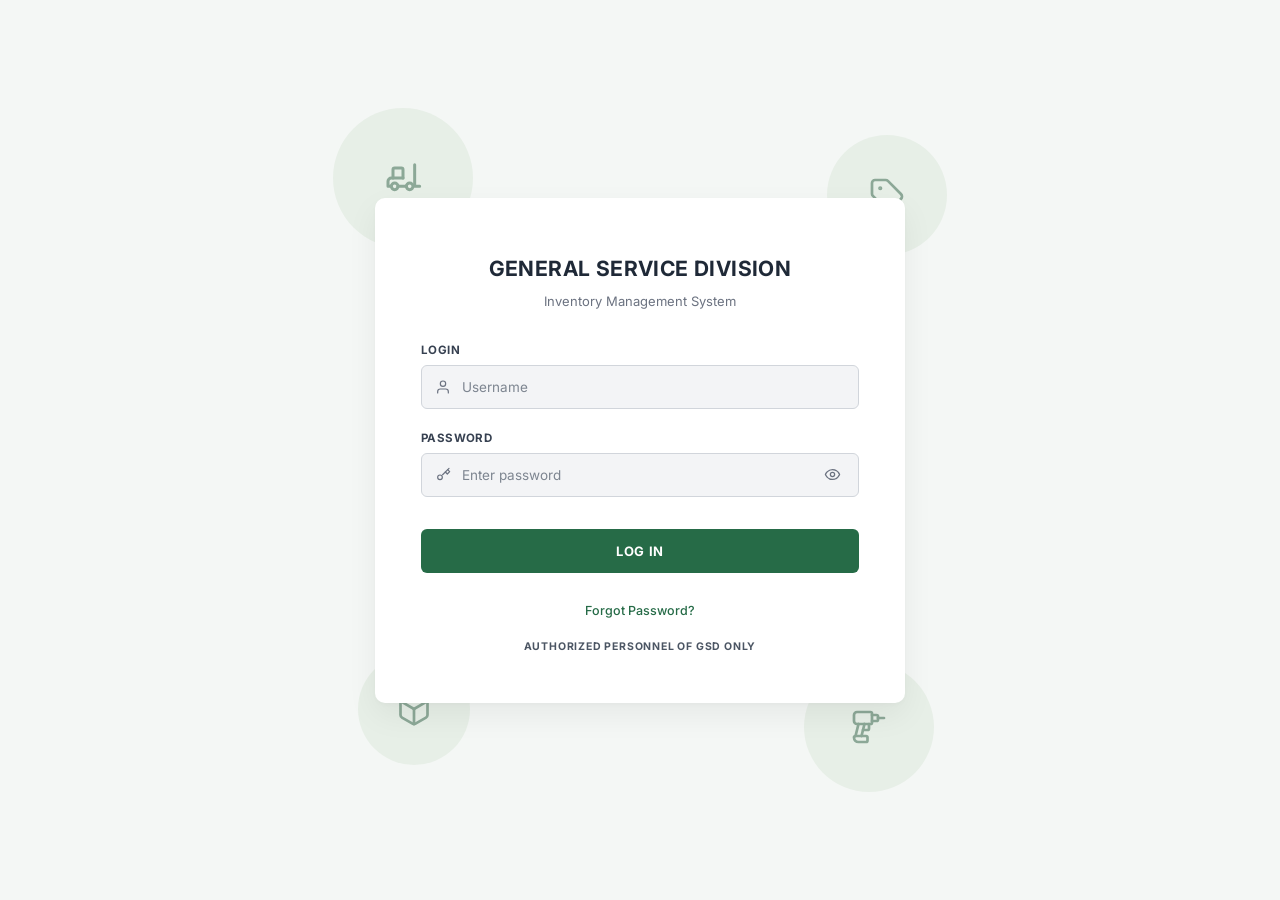
<file: GSD System/gsd-frontend/index.html>
<!DOCTYPE html>
<html lang="en">
<head>
  <meta charset="UTF-8" />
  <meta name="viewport" content="width=device-width, initial-scale=1.0" />
  <title>General Service Division - Inventory Management System</title>
  <link rel="preconnect" href="https://fonts.googleapis.com">
  <link rel="preconnect" href="https://fonts.gstatic.com" crossorigin>
  <link href="https://fonts.googleapis.com/css2?family=Inter:wght@400;500;600;700&display=swap" rel="stylesheet">
  <style>
    * {
      box-sizing: border-box;
      margin: 0;
      padding: 0;
    }

    body {
      font-family: 'Inter', -apple-system, BlinkMacSystemFont, "Segoe UI", Roboto, sans-serif;
      background-color: #f4f7f5;
      min-height: 100vh;
      display: flex;
      align-items: center;
      justify-content: center;
      position: relative;
      overflow: hidden;
      color: #1e293b;
    }

    /* Background Decorative Circles */
    .bg-decorations {
      position: fixed;
      inset: 0;
      pointer-events: none;
      z-index: 0;
    }

    .floating-circle {
      position: absolute;
      border-radius: 50%;
      background-color: #e7efe7;
      display: flex;
      align-items: center;
      justify-content: center;
      color: #8ca897;
    }

    /* Top Left: Forklift */
    .circle-forklift {
      width: 140px;
      height: 140px;
      top: 12%;
      left: 26%;
    }

    /* Top Right: Price Tag */
    .circle-tag {
      width: 120px;
      height: 120px;
      top: 15%;
      right: 26%;
    }

    /* Bottom Left: Cube/Box */
    .circle-box {
      width: 112px;
      height: 112px;
      bottom: 15%;
      left: 28%;
    }

    /* Bottom Right: Drill/Tool */
    .circle-drill {
      width: 130px;
      height: 130px;
      bottom: 12%;
      right: 27%;
    }

    /* Login Card */
    .login-card {
      position: relative;
      z-index: 1;
      background-color: #ffffff;
      width: 100%;
      max-width: 530px;
      padding: 58px 46px 50px;
      border-radius: 10px;
      box-shadow: 0 12px 32px rgba(0, 0, 0, 0.06), 0 2px 6px rgba(0, 0, 0, 0.03);
      text-align: center;
      margin: 20px;
    }

    .title {
      font-size: 21px;
      font-weight: 700;
      color: #1f2937;
      letter-spacing: 0.4px;
      margin-bottom: 12px;
      text-transform: uppercase;
    }

    .subtitle {
      font-size: 13px;
      font-weight: 400;
      color: #6b7280;
      margin-bottom: 34px;
    }

    .login-form {
      text-align: left;
    }

    .form-group {
      margin-bottom: 22px;
    }

    .form-label {
      display: block;
      font-size: 11.5px;
      font-weight: 700;
      color: #374151;
      letter-spacing: 0.4px;
      margin-bottom: 8px;
      text-transform: uppercase;
    }

    .input-wrapper {
      position: relative;
      display: flex;
      align-items: center;
    }

    .input-icon {
      position: absolute;
      left: 14px;
      color: #6b7280;
      display: flex;
      align-items: center;
      justify-content: center;
      pointer-events: none;
    }

    .form-input {
      width: 100%;
      height: 44px;
      padding: 0 42px 0 40px;
      background-color: #f3f4f6;
      border: 1px solid #d1d5db;
      border-radius: 6px;
      font-family: inherit;
      font-size: 13.5px;
      color: #1f2937;
      outline: none;
      transition: border-color 0.2s, background-color 0.2s, box-shadow 0.2s;
    }

    .form-input::placeholder {
      color: #7d8590;
    }

    .form-input:focus {
      background-color: #ffffff;
      border-color: #266b47;
      box-shadow: 0 0 0 3px rgba(38, 107, 71, 0.12);
    }

    .toggle-password {
      position: absolute;
      right: 14px;
      background: none;
      border: none;
      color: #6b7280;
      cursor: pointer;
      display: flex;
      align-items: center;
      justify-content: center;
      padding: 4px;
      transition: color 0.2s;
    }

    .toggle-password:hover {
      color: #374151;
    }

    .btn-submit {
      width: 100%;
      height: 44px;
      margin-top: 10px;
      background-color: #266b47;
      color: #ffffff;
      border: none;
      border-radius: 6px;
      font-family: inherit;
      font-size: 13px;
      font-weight: 700;
      letter-spacing: 0.6px;
      text-transform: uppercase;
      cursor: pointer;
      transition: background-color 0.2s, transform 0.1s;
    }

    .btn-submit:hover {
      background-color: #1f583a;
    }

    .btn-submit:active {
      transform: scale(0.995);
    }

    .card-footer {
      margin-top: 26px;
      text-align: center;
    }

    .forgot-link {
      display: inline-block;
      font-size: 12.5px;
      color: #266b47;
      text-decoration: none;
      font-weight: 500;
      margin-bottom: 22px;
      transition: color 0.2s;
    }

    .forgot-link:hover {
      text-decoration: underline;
      color: #1f583a;
    }

    .authorized-note {
      font-size: 10.5px;
      font-weight: 700;
      color: #4b5563;
      letter-spacing: 0.8px;
      text-transform: uppercase;
    }

    /* Responsive adjustments for smaller screens */
    @media (max-width: 1100px) {
      .circle-forklift { left: 10%; }
      .circle-tag { right: 10%; }
      .circle-box { left: 12%; }
      .circle-drill { right: 12%; }
    }

    @media (max-width: 640px) {
      .login-card {
        padding: 44px 28px 38px;
      }
      .floating-circle {
        transform: scale(0.75);
      }
      .circle-forklift { top: 4%; left: 4%; }
      .circle-tag { top: 5%; right: 4%; }
      .circle-box { bottom: 5%; left: 5%; }
      .circle-drill { bottom: 4%; right: 5%; }
    }
  </style>
</head>
<body>

  <!-- Decorative Background Icons -->
  <div class="bg-decorations" aria-hidden="true">
    <!-- Top Left: Forklift -->
    <div class="floating-circle circle-forklift">
      <svg width="40" height="40" viewBox="0 0 24 24" fill="none" stroke="currentColor" stroke-width="1.8" stroke-linecap="round" stroke-linejoin="round">
        <path d="M12 12H5a2 2 0 0 0-2 2v3h2"/>
        <path d="M9 17h5"/>
        <circle cx="7" cy="17" r="2"/>
        <circle cx="16" cy="17" r="2"/>
        <path d="M12 12V7a1 1 0 0 0-1-1H7a1 1 0 0 0-1 1v5"/>
        <path d="M19 4v13h3"/>
      </svg>
    </div>

    <!-- Top Right: Tag -->
    <div class="floating-circle circle-tag">
      <svg width="36" height="36" viewBox="0 0 24 24" fill="none" stroke="currentColor" stroke-width="1.8" stroke-linecap="round" stroke-linejoin="round">
        <path d="M12.586 2.586A2 2 0 0 0 11.172 2H4a2 2 0 0 0-2 2v7.172a2 2 0 0 0 .586 1.414l8.704 8.704a2.426 2.426 0 0 0 3.42 0l6.58-6.58a2.426 2.426 0 0 0 0-3.42z"/>
        <circle cx="7.5" cy="7.5" r=".5" fill="currentColor"/>
      </svg>
    </div>

    <!-- Bottom Left: Package/Box -->
    <div class="floating-circle circle-box">
      <svg width="36" height="36" viewBox="0 0 24 24" fill="none" stroke="currentColor" stroke-width="1.8" stroke-linecap="round" stroke-linejoin="round">
        <path d="M21 16V8a2 2 0 0 0-1-1.73l-7-4a2 2 0 0 0-2 0l-7 4A2 2 0 0 0 3 8v8a2 2 0 0 0 1 1.73l7 4a2 2 0 0 0 2 0l7-4A2 2 0 0 0 21 16z"/>
        <polyline points="3.27 6.96 12 12.01 20.73 6.96"/>
        <line x1="12" y1="22.08" x2="12" y2="12"/>
      </svg>
    </div>

    <!-- Bottom Right: Drill/Tool -->
    <div class="floating-circle circle-drill">
      <svg width="36" height="36" viewBox="0 0 24 24" fill="none" stroke="currentColor" stroke-width="1.8" stroke-linecap="round" stroke-linejoin="round">
        <path d="M14 9c0 .6-.4 1-1 1H4a2 2 0 0 1-2-2V4a2 2 0 0 1 2-2h9c.6 0 1 .4 1 1Z"/>
        <path d="M18 6h4"/>
        <path d="M14 4h3a1 1 0 0 1 1 1v2a1 1 0 0 1-1 1h-3"/>
        <path d="m5 10-2 8"/>
        <path d="M12 10v3c0 .6-.4 1-1 1H8"/>
        <path d="m7 18 2-8"/>
        <path d="M5 22c-1.7 0-3-1.3-3-3 0-.6.4-1 1-1h7c.6 0 1 .4 1 1v2c0 .6-.4 1-1 1Z"/>
      </svg>
    </div>
  </div>

  <!-- Center Login Card -->
  <main class="login-card">
    <h1 class="title">GENERAL SERVICE DIVISION</h1>
    <p class="subtitle">Inventory Management System</p>

    <form class="login-form" onsubmit="event.preventDefault();">
      <!-- Username Field -->
      <div class="form-group">
        <label for="username" class="form-label">LOGIN</label>
        <div class="input-wrapper">
          <span class="input-icon">
            <svg width="16" height="16" viewBox="0 0 24 24" fill="none" stroke="currentColor" stroke-width="1.8" stroke-linecap="round" stroke-linejoin="round">
              <path d="M20 21v-2a4 4 0 0 0-4-4H8a4 4 0 0 0-4 4v2"/>
              <circle cx="12" cy="7" r="4"/>
            </svg>
          </span>
          <input
            type="text"
            id="username"
            name="username"
            class="form-input"
            placeholder="Username"
            required
          />
        </div>
      </div>

      <!-- Password Field -->
      <div class="form-group">
        <label for="password" class="form-label">PASSWORD</label>
        <div class="input-wrapper">
          <span class="input-icon">
            <svg width="16" height="16" viewBox="0 0 24 24" fill="none" stroke="currentColor" stroke-width="1.8" stroke-linecap="round" stroke-linejoin="round">
              <circle cx="7.5" cy="15.5" r="3.5"/>
              <path d="m21 2-9.6 9.6"/>
              <path d="m15.5 7.5 3 3L22 7l-3-3"/>
            </svg>
          </span>
          <input
            type="password"
            id="password"
            name="password"
            class="form-input"
            placeholder="Enter password"
            required
          />
          <button
            type="button"
            class="toggle-password"
            id="togglePassword"
            aria-label="Toggle password visibility"
          >
            <!-- Eye Open Icon -->
            <svg id="eyeIcon" width="17" height="17" viewBox="0 0 24 24" fill="none" stroke="currentColor" stroke-width="1.8" stroke-linecap="round" stroke-linejoin="round">
              <path d="M2 12s3-7 10-7 10 7 10 7-3 7-10 7-10-7-10-7Z"/>
              <circle cx="12" cy="12" r="3"/>
            </svg>
          </button>
        </div>
      </div>

      <!-- Submit Button -->
      <button type="submit" class="btn-submit">LOG IN</button>
    </form>

    <!-- Footer Links & Notice -->
    <div class="card-footer">
      <a href="#" class="forgot-link">Forgot Password?</a>
      <p class="authorized-note">AUTHORIZED PERSONNEL OF GSD ONLY</p>
    </div>
  </main>

  <script>
    const togglePassword = document.getElementById('togglePassword');
    const passwordInput = document.getElementById('password');
    const eyeIcon = document.getElementById('eyeIcon');

    togglePassword.addEventListener('click', () => {
      const isPassword = passwordInput.getAttribute('type') === 'password';
      passwordInput.setAttribute('type', isPassword ? 'text' : 'password');

      if (isPassword) {
        eyeIcon.innerHTML = `
          <path d="M9.88 9.88a3 3 0 1 0 4.24 4.24"/>
          <path d="M10.73 5.08A10.43 10.43 0 0 1 12 5c7 0 10 7 10 7a13.16 13.16 0 0 1-1.67 2.68"/>
          <path d="M6.61 6.61A13.526 13.526 0 0 0 2 12s3 7 10 7a9.74 9.74 0 0 0 5.39-1.61"/>
          <line x1="2" y1="2" x2="22" y2="22"/>
        `;
      } else {
        eyeIcon.innerHTML = `
          <path d="M2 12s3-7 10-7 10 7 10 7-3 7-10 7-10-7-10-7Z"/>
          <circle cx="12" cy="12" r="3"/>
        `;
      }
    });
  </script>
</body>
</html>
</file>
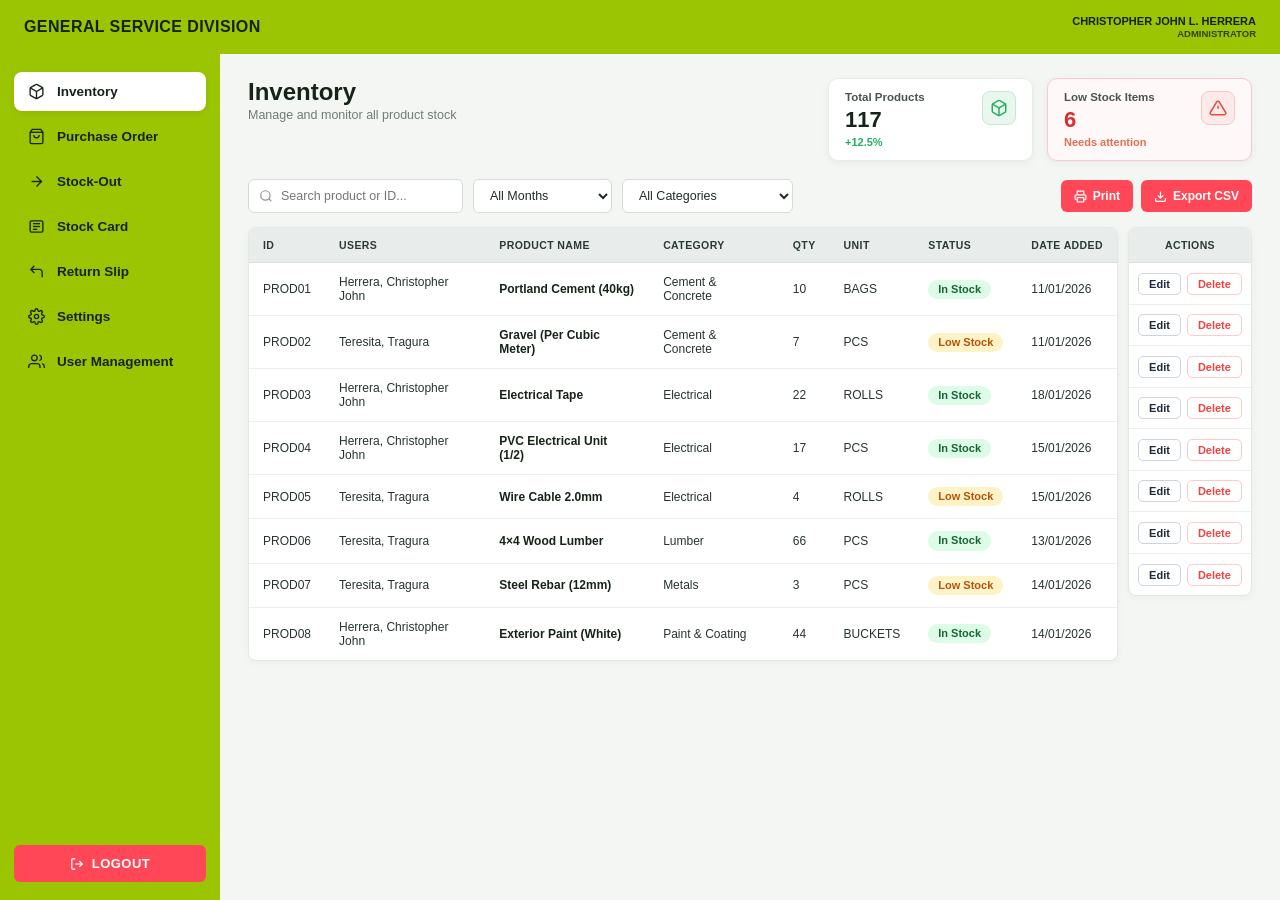
<file: GSD System/gsd-frontend/inventory.html>
<!DOCTYPE html>
<html lang="en">
<head>
  <meta charset="UTF-8" />
  <meta name="viewport" content="width=device-width, initial-scale=1.0" />
  <title>Inventory — General Service Division</title>
  <style>
    /* =========================================
       RESET & BASE STYLES
       ========================================= */
    * {
      box-sizing: border-box;
      margin: 0;
      padding: 0;
      font-family: 'Segoe UI', Tahoma, Geneva, Verdana, sans-serif;
    }

    body {
      background-color: #f4f6f4;
      color: #1f2d24;
      display: flex;
      flex-direction: column;
      min-height: 100vh;
    }

    /* =========================================
       TOP HEADER BAR
       ========================================= */
    .topbar {
      background-color: #9bc503;
      height: 54px;
      padding: 0 24px;
      display: flex;
      align-items: center;
      justify-content: space-between;
      color: #132215;
      flex-shrink: 0;
    }

    .topbar-title {
      font-size: 16px;
      font-weight: 700;
      letter-spacing: 0.4px;
      text-transform: uppercase;
    }

    .user-info {
      text-align: right;
      line-height: 1.2;
    }

    .user-name {
      font-size: 11px;
      font-weight: 700;
      text-transform: uppercase;
      color: #132215;
    }

    .user-role {
      font-size: 9.5px;
      font-weight: 600;
      text-transform: uppercase;
      color: #2f4518;
    }

    /* =========================================
       MAIN LAYOUT WRAPPER
       ========================================= */
    .layout-container {
      display: flex;
      flex: 1;
    }

    /* =========================================
       SIDEBAR NAVIGATION
       ========================================= */
    .sidebar {
      width: 220px;
      background-color: #9bc503;
      display: flex;
      flex-direction: column;
      justify-content: space-between;
      padding: 18px 14px;
      flex-shrink: 0;
    }

    .nav-list {
      list-style: none;
      display: flex;
      flex-direction: column;
      gap: 6px;
    }

    .nav-item a {
      display: flex;
      align-items: center;
      gap: 12px;
      padding: 11px 14px;
      border-radius: 8px;
      text-decoration: none;
      color: #162418;
      font-size: 13.5px;
      font-weight: 600;
      transition: background-color 0.15s ease;
    }

    .nav-item a:hover {
      background-color: rgba(255, 255, 255, 0.35);
    }

    .nav-item.active a {
      background-color: #ffffff;
      color: #162418;
      box-shadow: 0 2px 6px rgba(0, 0, 0, 0.08);
    }

    .nav-icon {
      width: 17px;
      height: 17px;
      stroke: currentColor;
      fill: none;
      stroke-width: 1.9;
      flex-shrink: 0;
    }

    .logout-btn {
      display: flex;
      align-items: center;
      justify-content: center;
      gap: 8px;
      width: 100%;
      padding: 11px;
      background-color: #ff4757;
      color: #ffffff;
      border: none;
      border-radius: 6px;
      font-size: 13px;
      font-weight: 700;
      letter-spacing: 0.5px;
      cursor: pointer;
      text-transform: uppercase;
      transition: background-color 0.15s ease;
    }

    .logout-btn:hover {
      background-color: #e83e4d;
    }

    /* =========================================
       MAIN CONTENT AREA
       ========================================= */
    .main-content {
      flex: 1;
      padding: 24px 28px;
    }

    .page-top-row {
      display: flex;
      align-items: flex-start;
      justify-content: space-between;
      gap: 20px;
      margin-bottom: 18px;
      flex-wrap: wrap;
    }

    .page-heading {
      font-size: 24px;
      font-weight: 700;
      color: #162418;
      margin-bottom: 2px;
    }

    .page-subtitle {
      font-size: 12.5px;
      color: #6f7c74;
    }

    /* =========================================
       KPI SUMMARY CARDS
       ========================================= */
    .kpi-group {
      display: flex;
      gap: 14px;
      flex-wrap: wrap;
    }

    .kpi-card {
      background-color: #ffffff;
      border-radius: 10px;
      padding: 12px 16px;
      min-width: 205px;
      display: flex;
      align-items: flex-start;
      justify-content: space-between;
      gap: 14px;
      box-shadow: 0 2px 8px rgba(0, 0, 0, 0.05);
      border: 1px solid #e7ece9;
    }

    .kpi-card.alert-card {
      background-color: #fff8f8;
      border-color: #f8c9cf;
    }

    .kpi-label {
      font-size: 11.5px;
      font-weight: 600;
      color: #48544d;
      margin-bottom: 4px;
    }

    .kpi-value {
      font-size: 22px;
      font-weight: 700;
      color: #162418;
      line-height: 1.15;
      margin-bottom: 4px;
    }

    .kpi-card.alert-card .kpi-value {
      color: #d63031;
    }

    .kpi-sub {
      font-size: 11px;
      font-weight: 600;
      color: #27ae60;
    }

    .kpi-card.alert-card .kpi-sub {
      color: #e17055;
    }

    .kpi-icon-box {
      width: 34px;
      height: 34px;
      border-radius: 8px;
      display: flex;
      align-items: center;
      justify-content: center;
      flex-shrink: 0;
    }

    .kpi-icon-box.green {
      background-color: #eaf7ee;
      color: #27ae60;
      border: 1px solid #c5ebd2;
    }

    .kpi-icon-box.red {
      background-color: #ffeaea;
      color: #e74c3c;
      border: 1px solid #f7c5c5;
    }

    /* =========================================
       FILTER & EXPORT TOOLBAR
       ========================================= */
    .toolbar-row {
      display: flex;
      align-items: center;
      justify-content: space-between;
      gap: 12px;
      margin-bottom: 14px;
      flex-wrap: wrap;
    }

    .filter-controls {
      display: flex;
      align-items: center;
      gap: 10px;
      flex-wrap: wrap;
    }

    .search-wrap {
      position: relative;
      display: flex;
      align-items: center;
    }

    .search-icon {
      position: absolute;
      left: 11px;
      width: 14px;
      height: 14px;
      stroke: #8a948e;
      fill: none;
      stroke-width: 2;
      pointer-events: none;
    }

    .filter-input {
      height: 34px;
      width: 215px;
      padding: 0 12px 0 32px;
      border: 1px solid #d5dbd7;
      border-radius: 6px;
      font-size: 12.5px;
      color: #1f2d24;
      background-color: #ffffff;
      outline: none;
    }

    .filter-input:focus,
    .filter-select:focus {
      border-color: #7da100;
    }

    .filter-select {
      height: 34px;
      padding: 0 12px;
      border: 1px solid #d5dbd7;
      border-radius: 6px;
      font-size: 12.5px;
      color: #1f2d24;
      background-color: #ffffff;
      outline: none;
      cursor: pointer;
    }

    .action-buttons {
      display: flex;
      align-items: center;
      gap: 8px;
    }

    .btn-red {
      height: 32px;
      padding: 0 13px;
      border: none;
      border-radius: 6px;
      background-color: #ff4757;
      color: #ffffff;
      font-size: 12px;
      font-weight: 700;
      display: inline-flex;
      align-items: center;
      gap: 6px;
      cursor: pointer;
      transition: background-color 0.15s ease;
    }

    .btn-red:hover {
      background-color: #e83e4d;
    }

    /* =========================================
       INVENTORY TABLE & ACTIONS COLUMN
       ========================================= */
    .table-layout {
      display: flex;
      align-items: flex-start;
      gap: 10px;
    }

    .main-table-card {
      flex: 1;
      background-color: #ffffff;
      border-radius: 8px;
      border: 1px solid #e3e7e5;
      overflow-x: auto;
      box-shadow: 0 2px 8px rgba(0, 0, 0, 0.04);
    }

    .actions-column-card {
      width: 124px;
      background-color: #ffffff;
      border-radius: 8px;
      border: 1px solid #e3e7e5;
      overflow: hidden;
      flex-shrink: 0;
      box-shadow: 0 2px 8px rgba(0, 0, 0, 0.04);
    }

    table.inv-table {
      width: 100%;
      border-collapse: collapse;
      font-size: 12px;
      text-align: left;
    }

    table.inv-table thead th {
      background-color: #e8ecea;
      color: #2c3a32;
      font-size: 10.5px;
      font-weight: 700;
      text-transform: uppercase;
      letter-spacing: 0.4px;
      padding: 11px 14px;
      border-bottom: 1px solid #d8dedb;
      white-space: nowrap;
    }

    table.inv-table tbody td {
      padding: 12px 14px;
      border-bottom: 1px solid #edf0ee;
      color: #26352c;
      vertical-align: middle;
    }

    table.inv-table tbody tr:last-child td {
      border-bottom: none;
    }

    table.inv-table tbody tr:hover {
      background-color: #fafcfb;
    }

    .product-link {
      color: #162418;
      text-decoration: none;
      font-weight: 600;
    }

    .product-link:hover {
      text-decoration: underline;
      color: #5b7800;
    }

    .actions-header {
      background-color: #e8ecea;
      color: #2c3a32;
      font-size: 10.5px;
      font-weight: 700;
      text-transform: uppercase;
      letter-spacing: 0.4px;
      padding: 11px 10px;
      border-bottom: 1px solid #d8dedb;
      text-align: center;
      height: 35px;
      display: flex;
      align-items: center;
      justify-content: center;
    }

    .action-row-cell {
      height: 41.5px;
      padding: 0 10px;
      border-bottom: 1px solid #edf0ee;
      display: flex;
      align-items: center;
      justify-content: center;
      gap: 6px;
    }

    .action-row-cell:last-child {
      border-bottom: none;
    }

    .badge-status {
      display: inline-block;
      padding: 3px 10px;
      border-radius: 999px;
      font-size: 11px;
      font-weight: 600;
      line-height: 1.2;
      white-space: nowrap;
    }

    .badge-in-stock {
      background-color: #dcfce7;
      color: #166534;
    }

    .badge-low-stock {
      background-color: #fef3c7;
      color: #b45309;
    }

    .btn-row-edit {
      padding: 4px 10px;
      border-radius: 5px;
      border: 1px solid #cbd5e1;
      background-color: #ffffff;
      color: #1e293b;
      font-size: 11px;
      font-weight: 600;
      cursor: pointer;
    }

    .btn-row-edit:hover {
      background-color: #f1f5f9;
    }

    .btn-row-delete {
      padding: 4px 10px;
      border-radius: 5px;
      border: 1px solid #fecaca;
      background-color: #ffffff;
      color: #ef4444;
      font-size: 11px;
      font-weight: 600;
      cursor: pointer;
    }

    .btn-row-delete:hover {
      background-color: #fef2f2;
    }

    /* =========================================
       EDIT MODAL
       ========================================= */
    .modal-backdrop {
      position: fixed;
      inset: 0;
      background-color: rgba(0, 0, 0, 0.45);
      display: none;
      align-items: center;
      justify-content: center;
      z-index: 1000;
      padding: 16px;
    }

    .modal-backdrop.open {
      display: flex;
    }

    .modal-box {
      background-color: #ffffff;
      border-radius: 12px;
      width: 100%;
      max-width: 440px;
      padding: 22px 24px;
      box-shadow: 0 12px 32px rgba(0, 0, 0, 0.2);
    }

    .modal-title {
      font-size: 16px;
      font-weight: 700;
      color: #162418;
      margin-bottom: 14px;
    }

    .modal-field {
      margin-bottom: 12px;
    }

    .modal-field label {
      display: block;
      font-size: 11px;
      font-weight: 700;
      text-transform: uppercase;
      color: #374151;
      margin-bottom: 4px;
    }

    .modal-field input {
      width: 100%;
      height: 36px;
      padding: 0 12px;
      border: 1px solid #cbd5e1;
      border-radius: 6px;
      font-size: 13px;
    }

    .modal-actions {
      display: flex;
      justify-content: flex-end;
      gap: 10px;
      margin-top: 16px;
    }

    /* =========================================
       PRINT-ONLY HEADER (Hidden on Screen)
       ========================================= */
    .print-report-header {
      display: none;
    }

    /* =========================================
       PRINT STYLESHEET (Matches Print Image)
       ========================================= */
    @media print {
      @page {
        size: legal portrait;
        margin: 12mm;
      }

      body {
        background-color: #ffffff !important;
        color: #111827 !important;
        display: block !important;
      }

      .topbar,
      .sidebar,
      .page-top-row,
      .toolbar-row,
      .actions-column-card,
      .modal-backdrop,
      .logout-btn {
        display: none !important;
      }

      .layout-container,
      .main-content {
        display: block !important;
        padding: 0 !important;
        margin: 0 !important;
        width: 100% !important;
      }

      .print-report-header {
        display: block !important;
        text-align: center;
        margin-bottom: 16px;
        padding-bottom: 10px;
        border-bottom: 2px solid #1f2937;
      }

      .print-report-title {
        font-size: 17px;
        font-weight: 700;
        letter-spacing: 0.5px;
        color: #111827;
        text-transform: uppercase;
        margin-bottom: 3px;
      }

      .print-report-subtitle {
        font-size: 11px;
        font-weight: 600;
        letter-spacing: 0.4px;
        color: #374151;
        text-transform: uppercase;
      }

      .table-layout {
        display: block !important;
      }

      .main-table-card {
        box-shadow: none !important;
        border: 1px solid #6b7280 !important;
        border-radius: 0 !important;
        overflow: visible !important;
      }

      table.inv-table {
        width: 100% !important;
        border-collapse: collapse !important;
        font-size: 11px !important;
      }

      table.inv-table thead th {
        background-color: #e5e7eb !important;
        color: #111827 !important;
        border: 1px solid #9ca3af !important;
        padding: 8px 10px !important;
        -webkit-print-color-adjust: exact;
        print-color-adjust: exact;
      }

      table.inv-table tbody td {
        border: 1px solid #d1d5db !important;
        padding: 8px 10px !important;
        color: #111827 !important;
      }

      .product-link {
        color: #111827 !important;
        text-decoration: none !important;
        font-weight: 400 !important;
      }

      .badge-status {
        -webkit-print-color-adjust: exact;
        print-color-adjust: exact;
      }
    }

    @media (max-width: 960px) {
      .table-layout {
        flex-direction: column;
      }
      .actions-column-card {
        width: 100%;
      }
      .action-row-cell {
        justify-content: flex-start;
        height: auto;
        padding: 8px 14px;
      }
      .actions-header {
        justify-content: flex-start;
        padding: 8px 14px;
      }
      .sidebar {
        width: 190px;
      }
    }
  </style>
</head>
<body>

  <!-- TOP BAR -->
  <header class="topbar">
    <div class="topbar-title">GENERAL SERVICE DIVISION</div>
    <div class="user-info">
      <div class="user-name" id="headerUserName">CHRISTOPHER JOHN L. HERRERA</div>
      <div class="user-role" id="headerUserRole">ADMINISTRATOR</div>
    </div>
  </header>

  <!-- BODY WRAPPER -->
  <div class="layout-container">

    <!-- SIDEBAR -->
    <aside class="sidebar">
      <ul class="nav-list">
        <li class="nav-item active">
          <a href="inventory.html">
            <svg class="nav-icon" viewBox="0 0 24 24">
              <path d="M21 16V8a2 2 0 0 0-1-1.73l-7-4a2 2 0 0 0-2 0l-7 4A2 2 0 0 0 3 8v8a2 2 0 0 0 1 1.73l7 4a2 2 0 0 0 2 0l7-4A2 2 0 0 0 21 16z"></path>
              <polyline points="3.27 6.96 12 12.01 20.73 6.96"></polyline>
              <line x1="12" y1="22.08" x2="12" y2="12"></line>
            </svg>
            <span>Inventory</span>
          </a>
        </li>
        <li class="nav-item">
          <a href="purchaseorder.html">
            <svg class="nav-icon" viewBox="0 0 24 24">
              <path d="M6 2L3 6v14a2 2 0 0 0 2 2h14a2 2 0 0 0 2-2V6l-3-4z"></path>
              <line x1="3" y1="6" x2="21" y2="6"></line>
              <path d="M16 10a4 4 0 0 1-8 0"></path>
            </svg>
            <span>Purchase Order</span>
          </a>
        </li>
        <li class="nav-item">
          <a href="stockout.html">
            <svg class="nav-icon" viewBox="0 0 24 24">
              <line x1="5" y1="12" x2="19" y2="12"></line>
              <polyline points="12 5 19 12 12 19"></polyline>
            </svg>
            <span>Stock-Out</span>
          </a>
        </li>
        <li class="nav-item">
          <a href="stockcard.html">
            <svg class="nav-icon" viewBox="0 0 24 24">
              <rect x="3" y="4" width="18" height="16" rx="2"></rect>
              <line x1="7" y1="8" x2="17" y2="8"></line>
              <line x1="7" y1="12" x2="17" y2="12"></line>
              <line x1="7" y1="16" x2="13" y2="16"></line>
            </svg>
            <span>Stock Card</span>
          </a>
        </li>
        <li class="nav-item">
          <a href="returnslip.html">
            <svg class="nav-icon" viewBox="0 0 24 24">
              <polyline points="9 14 4 9 9 4"></polyline>
              <path d="M20 20v-7a4 4 0 0 0-4-4H4"></path>
            </svg>
            <span>Return Slip</span>
          </a>
        </li>
        <li class="nav-item">
          <a href="settings.html">
            <svg class="nav-icon" viewBox="0 0 24 24">
              <circle cx="12" cy="12" r="3"></circle>
              <path d="M19.4 15a1.65 1.65 0 0 0 .33 1.82l.06.06a2 2 0 0 1-2.83 2.83l-.06-.06a1.65 1.65 0 0 0-1.82-.33 1.65 1.65 0 0 0-1 1.51V21a2 2 0 0 1-4 0v-.09A1.65 1.65 0 0 0 9 19.4a1.65 1.65 0 0 0-1.82.33l-.06.06a2 2 0 0 1-2.83-2.83l.06-.06a1.65 1.65 0 0 0 .33-1.82 1.65 1.65 0 0 0-1.51-1H3a2 2 0 0 1 0-4h.09A1.65 1.65 0 0 0 4.6 9a1.65 1.65 0 0 0-.33-1.82l-.06-.06a2 2 0 0 1 2.83-2.83l.06.06a1.65 1.65 0 0 0 1.82.33H9a1.65 1.65 0 0 0 1-1.51V3a2 2 0 0 1 4 0v.09a1.65 1.65 0 0 0 1 1.51 1.65 1.65 0 0 0 1.82-.33l.06-.06a2 2 0 0 1 2.83 2.83l-.06.06a1.65 1.65 0 0 0-.33 1.82V9a1.65 1.65 0 0 0 1.51 1H21a2 2 0 0 1 0 4h-.09a1.65 1.65 0 0 0-1.51 1z"></path>
            </svg>
            <span>Settings</span>
          </a>
        </li>
        <li class="nav-item">
          <a href="usermanagement.html">
            <svg class="nav-icon" viewBox="0 0 24 24">
              <path d="M17 21v-2a4 4 0 0 0-4-4H5a4 4 0 0 0-4 4v2"></path>
              <circle cx="9" cy="7" r="4"></circle>
              <path d="M23 21v-2a4 4 0 0 0-3-3.87"></path>
              <path d="M16 3.13a4 4 0 0 1 0 7.75"></path>
            </svg>
            <span>User Management</span>
          </a>
        </li>
      </ul>

      <button type="button" class="logout-btn" id="logoutBtn">
        <svg width="14" height="14" viewBox="0 0 24 24" fill="none" stroke="currentColor" stroke-width="2.2">
          <path d="M9 21H5a2 2 0 0 1-2-2V5a2 2 0 0 1 2-2h4"></path>
          <polyline points="16 17 21 12 16 7"></polyline>
          <line x1="21" y1="12" x2="9" y2="12"></line>
        </svg>
        LOGOUT
      </button>
    </aside>

    <!-- MAIN CONTENT -->
    <main class="main-content">

      <!-- PRINT HEADER (Shown only when printing) -->
      <div class="print-report-header" id="printReportHeader">
        <div class="print-report-title">GENERAL SERVICE DIVISION INVENTORY</div>
        <div class="print-report-subtitle" id="printReportSubtitle">ALL CATEGORIES • JANUARY 2026</div>
      </div>

      <!-- PAGE HEADER & KPI CARDS -->
      <div class="page-top-row">
        <div>
          <h1 class="page-heading">Inventory</h1>
          <p class="page-subtitle">Manage and monitor all product stock</p>
        </div>

        <div class="kpi-group">
          <div class="kpi-card">
            <div>
              <div class="kpi-label">Total Products</div>
              <div class="kpi-value" id="totalProductsKpi">117</div>
              <div class="kpi-sub">+12.5%</div>
            </div>
            <div class="kpi-icon-box green">
              <svg width="18" height="18" viewBox="0 0 24 24" fill="none" stroke="currentColor" stroke-width="2">
                <path d="M21 16V8a2 2 0 0 0-1-1.73l-7-4a2 2 0 0 0-2 0l-7 4A2 2 0 0 0 3 8v8a2 2 0 0 0 1 1.73l7 4a2 2 0 0 0 2 0l7-4A2 2 0 0 0 21 16z"></path>
                <polyline points="3.27 6.96 12 12.01 20.73 6.96"></polyline>
                <line x1="12" y1="22.08" x2="12" y2="12"></line>
              </svg>
            </div>
          </div>

          <div class="kpi-card alert-card">
            <div>
              <div class="kpi-label">Low Stock Items</div>
              <div class="kpi-value" id="lowStockKpi">6</div>
              <div class="kpi-sub">Needs attention</div>
            </div>
            <div class="kpi-icon-box red">
              <svg width="18" height="18" viewBox="0 0 24 24" fill="none" stroke="currentColor" stroke-width="2">
                <path d="M10.29 3.86L1.82 18a2 2 0 0 0 1.71 3h16.94a2 2 0 0 0 1.71-3L13.71 3.86a2 2 0 0 0-3.42 0z"></path>
                <line x1="12" y1="9" x2="12" y2="13"></line>
                <line x1="12" y1="17" x2="12.01" y2="17"></line>
              </svg>
            </div>
          </div>
        </div>
      </div>

      <!-- FILTER & ACTION TOOLBAR -->
      <div class="toolbar-row">
        <div class="filter-controls">
          <div class="search-wrap">
            <svg class="search-icon" viewBox="0 0 24 24">
              <circle cx="11" cy="11" r="8"></circle>
              <line x1="21" y1="21" x2="16.65" y2="16.65"></line>
            </svg>
            <input
              type="text"
              id="searchInput"
              class="filter-input"
              placeholder="Search product or ID..."
              autocomplete="off"
            />
          </div>

          <select id="monthFilter" class="filter-select">
            <option value="All Months" selected>All Months</option>
            <option value="January 2026">January 2026</option>
            <option value="February 2026">February 2026</option>
            <option value="March 2026">March 2026</option>
            <option value="April 2026">April 2026</option>
            <option value="May 2026">May 2026</option>
            <option value="June 2026">June 2026</option>
            <option value="July 2026">July 2026</option>
            <option value="August 2026">August 2026</option>
            <option value="September 2026">September 2026</option>
            <option value="October 2026">October 2026</option>
            <option value="November 2026">November 2026</option>
          </select>

          <select id="categoryFilter" class="filter-select">
            <option value="All Categories" selected>All Categories</option>
          </select>
        </div>

        <div class="action-buttons">
          <button type="button" class="btn-red" id="printBtn">
            <svg width="13" height="13" viewBox="0 0 24 24" fill="none" stroke="currentColor" stroke-width="2.2">
              <polyline points="6 9 6 2 18 2 18 9"></polyline>
              <path d="M6 18H4a2 2 0 0 1-2-2v-5a2 2 0 0 1 2-2h16a2 2 0 0 1 2 2v5a2 2 0 0 1-2 2h-2"></path>
              <rect x="6" y="14" width="12" height="8"></rect>
            </svg>
            Print
          </button>

          <button type="button" class="btn-red" id="exportCsvBtn">
            <svg width="13" height="13" viewBox="0 0 24 24" fill="none" stroke="currentColor" stroke-width="2.2">
              <path d="M21 15v4a2 2 0 0 1-2 2H5a2 2 0 0 1-2-2v-4"></path>
              <polyline points="7 10 12 15 17 10"></polyline>
              <line x1="12" y1="15" x2="12" y2="3"></line>
            </svg>
            Export CSV
          </button>
        </div>
      </div>

      <!-- INVENTORY TABLE + SEPARATE ACTIONS PANEL -->
      <div class="table-layout">
        <div class="main-table-card">
          <table class="inv-table" id="inventoryTable">
            <thead>
              <tr>
                <th>ID</th>
                <th>USERS</th>
                <th>PRODUCT NAME</th>
                <th>CATEGORY</th>
                <th>QTY</th>
                <th>UNIT</th>
                <th>STATUS</th>
                <th>DATE ADDED</th>
              </tr>
            </thead>
            <tbody id="inventoryTableBody">
              <!-- Populated dynamically -->
            </tbody>
          </table>
        </div>

        <div class="actions-column-card" id="actionsColumnCard">
          <div class="actions-header">ACTIONS</div>
          <div id="actionsColumnBody">
            <!-- Populated dynamically -->
          </div>
        </div>
      </div>

    </main>
  </div>

  <!-- EDIT ITEM MODAL -->
  <div class="modal-backdrop" id="editModal">
    <div class="modal-box">
      <h3 class="modal-title">Edit Inventory Item</h3>
      <form id="editItemForm">
        <input type="hidden" id="editItemIndex" />
        <div class="modal-field">
          <label for="editProductName">Product Name</label>
          <input type="text" id="editProductName" required />
        </div>
        <div class="modal-field">
          <label for="editCategory">Category</label>
          <input type="text" id="editCategory" required />
        </div>
        <div class="modal-field">
          <label for="editQty">Quantity</label>
          <input type="number" id="editQty" min="0" step="1" required />
        </div>
        <div class="modal-field">
          <label for="editUnit">Unit</label>
          <input type="text" id="editUnit" required />
        </div>
        <div class="modal-actions">
          <button type="button" class="btn-row-edit" id="cancelEditBtn">Cancel</button>
          <button type="submit" class="btn-red">Save Changes</button>
        </div>
      </form>
    </div>
  </div>

  <script>
    // =========================================
    // STORAGE KEYS (Shared across MPA pages)
    // =========================================
    const STORAGE_KEYS = {
      INVENTORY: 'gsd_inventory',
      TRANSACTIONS: 'gsd_transactions',
      CURRENT_USER: 'gsd_current_user'
    };

    // =========================================
    // INITIAL SEED ITEMS (Matches Screenshot)
    // =========================================
    const SEED_INVENTORY = [
      { id: 'PROD01', user: 'Herrera, Christopher John', productName: 'Portland Cement (40kg)', category: 'Cement & Concrete', quantity: 10, unit: 'BAGS', status: 'In Stock', dateAdded: '11/01/2026', monthLabel: 'January 2026', isSeed: true },
      { id: 'PROD02', user: 'Teresita, Tragura', productName: 'Gravel (Per Cubic Meter)', category: 'Cement & Concrete', quantity: 7, unit: 'PCS', status: 'Low Stock', dateAdded: '11/01/2026', monthLabel: 'January 2026', isSeed: true },
      { id: 'PROD03', user: 'Herrera, Christopher John', productName: 'Electrical Tape', category: 'Electrical', quantity: 22, unit: 'ROLLS', status: 'In Stock', dateAdded: '18/01/2026', monthLabel: 'January 2026', isSeed: true },
      { id: 'PROD04', user: 'Herrera, Christopher John', productName: 'PVC Electrical Unit (1/2)', category: 'Electrical', quantity: 17, unit: 'PCS', status: 'In Stock', dateAdded: '15/01/2026', monthLabel: 'January 2026', isSeed: true },
      { id: 'PROD05', user: 'Teresita, Tragura', productName: 'Wire Cable 2.0mm', category: 'Electrical', quantity: 4, unit: 'ROLLS', status: 'Low Stock', dateAdded: '15/01/2026', monthLabel: 'January 2026', isSeed: true },
      { id: 'PROD06', user: 'Teresita, Tragura', productName: '4×4 Wood Lumber', category: 'Lumber', quantity: 66, unit: 'PCS', status: 'In Stock', dateAdded: '13/01/2026', monthLabel: 'January 2026', isSeed: true },
      { id: 'PROD07', user: 'Teresita, Tragura', productName: 'Steel Rebar (12mm)', category: 'Metals', quantity: 3, unit: 'PCS', status: 'Low Stock', dateAdded: '14/01/2026', monthLabel: 'January 2026', isSeed: true },
      { id: 'PROD08', user: 'Herrera, Christopher John', productName: 'Exterior Paint (White)', category: 'Paint & Coating', quantity: 44, unit: 'BUCKETS', status: 'In Stock', dateAdded: '14/01/2026', monthLabel: 'January 2026', isSeed: true }
    ];

    const MONTH_NAMES = [
      'January', 'February', 'March', 'April', 'May', 'June',
      'July', 'August', 'September', 'October', 'November', 'December'
    ];

    const DEFAULT_CATEGORIES = [
      'Cement & Concrete',
      'Electrical',
      'Lumber',
      'Metals',
      'Paint & Coating',
      'Construction Materials',
      'Electrical Supplies',
      'Plumbing Supplies',
      'Office Supplies',
      'Janitorial Supplies',
      'Hardware & Tools'
    ];

    // =========================================
    // DOM ELEMENTS
    // =========================================
    const searchInput = document.getElementById('searchInput');
    const monthFilter = document.getElementById('monthFilter');
    const categoryFilter = document.getElementById('categoryFilter');

    const totalProductsKpi = document.getElementById('totalProductsKpi');
    const lowStockKpi = document.getElementById('lowStockKpi');

    const inventoryTableBody = document.getElementById('inventoryTableBody');
    const actionsColumnBody = document.getElementById('actionsColumnBody');
    const printReportSubtitle = document.getElementById('printReportSubtitle');

    const printBtn = document.getElementById('printBtn');
    const exportCsvBtn = document.getElementById('exportCsvBtn');
    const logoutBtn = document.getElementById('logoutBtn');

    const editModal = document.getElementById('editModal');
    const editItemForm = document.getElementById('editItemForm');
    const cancelEditBtn = document.getElementById('cancelEditBtn');

    // =========================================
    // HELPER FUNCTIONS
    // =========================================
    function escapeHtml(text) {
      const div = document.createElement('div');
      div.textContent = String(text ?? '');
      return div.innerHTML;
    }

    function inferMonthLabel(dateStr) {
      if (!dateStr) return 'November 2026';
      if (/^\d{4}-\d{2}-\d{2}$/.test(String(dateStr))) {
        const [y, m] = String(dateStr).split('-').map(Number);
        return `${MONTH_NAMES[(m - 1 + 12) % 12]} ${y}`;
      }
      const parts = String(dateStr).split(/[\/\-]/).map(Number);
      if (parts.length === 3) {
        let [a, b, c] = parts;
        if (c < 100) c += 2000;
        // If a > 12, format is DD/MM/YYYY; otherwise MM/DD/YYYY (purchaseorder.html uses MM/DD/YYYY)
        const monthIdx = a > 12 ? b - 1 : a - 1;
        if (monthIdx >= 0 && monthIdx < 12) {
          return `${MONTH_NAMES[monthIdx]} ${c}`;
        }
      }
      return 'November 2026';
    }

    function computeStatus(quantity) {
      return Number(quantity) <= 7 ? 'Low Stock' : 'In Stock';
    }

    // =========================================
    // LOAD & SYNC INVENTORY WITH TRANSACTIONS
    // =========================================
    function getNormalizedInventory() {
      let stored = JSON.parse(localStorage.getItem(STORAGE_KEYS.INVENTORY) || 'null');
      const transactions = JSON.parse(localStorage.getItem(STORAGE_KEYS.TRANSACTIONS) || '[]');

      if (!Array.isArray(stored)) {
        stored = [];
      }

      // If inventory is completely empty and no transactions exist yet, seed default rows
      if (stored.length === 0 && transactions.length === 0) {
        localStorage.setItem(STORAGE_KEYS.INVENTORY, JSON.stringify(SEED_INVENTORY));
        stored = [...SEED_INVENTORY];
      }

      // Also check if any PO ('IN') transaction exists whose product isn't in inventory yet
      const existingNames = new Set(stored.map(i => (i.productName || '').trim().toLowerCase()));
      [...transactions].reverse().forEach(txn => {
        if ((txn.type === 'IN' || txn.type === 'PO') && txn.productName) {
          const key = txn.productName.trim().toLowerCase();
          if (!existingNames.has(key)) {
            stored.push({
              id: 'PROD' + String(stored.length + 1).padStart(2, '0'),
              user: txn.recordedBy || 'Herrera, Christopher John',
              productName: txn.productName.trim(),
              category: txn.category || 'Construction Materials',
              quantity: Number(txn.quantity) || 0,
              unit: (txn.unit || 'PCS').toUpperCase(),
              dateAdded: txn.date || '23/11/2026'
            });
            existingNames.add(key);
          }
        }
      });

      return stored.map((item, idx) => {
        const qty = Number(item.quantity ?? 0);
        const dateAdded = item.dateAdded || item.lastUpdated || '23/11/2026';
        // Find latest recordedBy from transactions if item came from Purchase Order / Stock-Out
        const matchingTxn = transactions.find(
          t => (t.productName || '').trim().toLowerCase() === (item.productName || '').trim().toLowerCase()
        );
        const userDisplay = item.user || (matchingTxn && matchingTxn.recordedBy) || item.recordedBy || 'Herrera, Christopher John';

        return {
          _storageIndex: idx,
          id: item.id || `PROD${String(idx + 1).padStart(2, '0')}`,
          user: userDisplay,
          productName: item.productName || 'Unnamed Item',
          category: item.category || 'Construction Materials',
          quantity: qty,
          unit: (item.unit || 'PCS').toUpperCase(),
          status: computeStatus(qty),
          dateAdded: dateAdded,
          monthLabel: item.monthLabel || inferMonthLabel(dateAdded),
          isSeed: Boolean(item.isSeed)
        };
      });
    }

    function saveNormalizedInventory(list) {
      const clean = list.map(({ _storageIndex, status, monthLabel, ...rest }) => rest);
      localStorage.setItem(STORAGE_KEYS.INVENTORY, JSON.stringify(clean));
    }

    function populateCategoryDropdown(items) {
      const currentVal = categoryFilter.value;
      const cats = new Set(DEFAULT_CATEGORIES);
      items.forEach(i => {
        if (i.category) cats.add(i.category);
      });

      categoryFilter.innerHTML = `<option value="All Categories">All Categories</option>` +
        Array.from(cats).map(c => `<option value="${escapeHtml(c)}">${escapeHtml(c)}</option>`).join('');

      if (Array.from(categoryFilter.options).some(opt => opt.value === currentVal)) {
        categoryFilter.value = currentVal;
      } else {
        categoryFilter.value = 'All Categories';
      }
    }

    // =========================================
    // FILTER & RENDER TABLE + KPIs
    // =========================================
    function getFilteredItems(allItems) {
      const q = searchInput.value.trim().toLowerCase();
      const selectedMonth = monthFilter.value;
      const selectedCategory = categoryFilter.value;

      return allItems.filter(item => {
        const matchesQuery =
          !q ||
          item.id.toLowerCase().includes(q) ||
          item.productName.toLowerCase().includes(q) ||
          item.user.toLowerCase().includes(q) ||
          item.category.toLowerCase().includes(q);

        const matchesMonth =
          selectedMonth === 'All Months' ||
          item.monthLabel === selectedMonth;

        const matchesCategory =
          selectedCategory === 'All Categories' ||
          item.category.toLowerCase() === selectedCategory.toLowerCase();

        return matchesQuery && matchesMonth && matchesCategory;
      });
    }

    function renderInventory() {
      const allItems = getNormalizedInventory();
      populateCategoryDropdown(allItems);
      const filtered = getFilteredItems(allItems);

      // KPI values reflect live stocked-in items and low stock counts
      const nonSeedCount = allItems.filter(i => !i.isSeed).length;
      const lowStockCount = allItems.filter(i => computeStatus(i.quantity) === 'Low Stock').length;

      totalProductsKpi.textContent = String(117 + nonSeedCount);
      lowStockKpi.textContent = String(Math.max(6, lowStockCount));

      // Update Print Subtitle to match screenshot format ("ALL CATEGORIES • JANUARY 2026" when January 2026 is selected, or active filter)
      const catText = categoryFilter.value.toUpperCase();
      const monthText = monthFilter.value === 'All Months'
        ? 'JANUARY 2026'
        : monthFilter.value.toUpperCase();
      printReportSubtitle.textContent = `${catText} • ${monthText}`;

      if (filtered.length === 0) {
        inventoryTableBody.innerHTML = `
          <tr>
            <td colspan="8" style="text-align:center; padding: 24px; color: #6f7c74;">
              No inventory records match the current filters. Add items via Purchase Order to stock in.
            </td>
          </tr>
        `;
        actionsColumnBody.innerHTML = '';
        return;
      }

      inventoryTableBody.innerHTML = filtered.map(item => {
        const statusLabel = computeStatus(item.quantity);
        const badgeClass = statusLabel === 'Low Stock' ? 'badge-low-stock' : 'badge-in-stock';
        const stockCardUrl = `stockcard.html?item=${encodeURIComponent(item.productName)}`;

        return `
          <tr>
            <td>${escapeHtml(item.id)}</td>
            <td>${escapeHtml(item.user)}</td>
            <td><a class="product-link" href="${stockCardUrl}" title="View Stock Card Ledger">${escapeHtml(item.productName)}</a></td>
            <td>${escapeHtml(item.category)}</td>
            <td>${escapeHtml(item.quantity)}</td>
            <td>${escapeHtml(item.unit)}</td>
            <td><span class="badge-status ${badgeClass}">${escapeHtml(statusLabel)}</span></td>
            <td>${escapeHtml(item.dateAdded)}</td>
          </tr>
        `;
      }).join('');

      actionsColumnBody.innerHTML = filtered.map(item => `
        <div class="action-row-cell">
          <button type="button" class="btn-row-edit" onclick="openEditModal(${item._storageIndex})">Edit</button>
          <button type="button" class="btn-row-delete" onclick="deleteItem(${item._storageIndex})">Delete</button>
        </div>
      `).join('');
    }

    // =========================================
    // EDIT & DELETE ACTIONS
    // =========================================
    window.openEditModal = function(storageIndex) {
      const all = getNormalizedInventory();
      const item = all[storageIndex];
      if (!item) return;

      document.getElementById('editItemIndex').value = storageIndex;
      document.getElementById('editProductName').value = item.productName;
      document.getElementById('editCategory').value = item.category;
      document.getElementById('editQty').value = item.quantity;
      document.getElementById('editUnit').value = item.unit;

      editModal.classList.add('open');
    };

    cancelEditBtn.addEventListener('click', () => {
      editModal.classList.remove('open');
    });

    editItemForm.addEventListener('submit', (e) => {
      e.preventDefault();
      const idx = Number(document.getElementById('editItemIndex').value);
      const all = getNormalizedInventory();
      if (!all[idx]) return;

      const updatedQty = Math.max(0, parseInt(document.getElementById('editQty').value, 10) || 0);
      all[idx].productName = document.getElementById('editProductName').value.trim();
      all[idx].category = document.getElementById('editCategory').value.trim();
      all[idx].quantity = updatedQty;
      all[idx].unit = document.getElementById('editUnit').value.trim().toUpperCase();
      all[idx].status = computeStatus(updatedQty);

      saveNormalizedInventory(all);
      editModal.classList.remove('open');
      renderInventory();
    });

    window.deleteItem = function(storageIndex) {
      const all = getNormalizedInventory();
      const target = all[storageIndex];
      if (!target) return;

      if (confirm(`Delete "${target.productName}" (${target.id}) from inventory?`)) {
        all.splice(storageIndex, 1);
        saveNormalizedInventory(all);
        renderInventory();
      }
    };

    // =========================================
    // EXPORT CSV
    // =========================================
    exportCsvBtn.addEventListener('click', () => {
      const allItems = getNormalizedInventory();
      const rowsData = getFilteredItems(allItems);
      const csvRows = [
        ['ID', 'USERS', 'PRODUCT NAME', 'CATEGORY', 'QTY', 'UNIT', 'STATUS', 'DATE ADDED'],
        ...rowsData.map(item => [
          item.id,
          item.user,
          item.productName,
          item.category,
          item.quantity,
          item.unit,
          computeStatus(item.quantity),
          item.dateAdded
        ])
      ];

      const csvString = csvRows
        .map(r => r.map(val => `"${String(val ?? '').replace(/"/g, '""')}"`).join(','))
        .join('\n');

      const blob = new Blob([csvString], { type: 'text/csv;charset=utf-8;' });
      const url = URL.createObjectURL(blob);
      const a = document.createElement('a');
      a.href = url;
      a.download = `GSD_Inventory_${monthFilter.value.replace(/\s+/g, '_')}.csv`;
      document.body.appendChild(a);
      a.click();
      document.body.removeChild(a);
      URL.revokeObjectURL(url);
    });

    // =========================================
    // PRINT & LOGOUT
    // =========================================
    printBtn.addEventListener('click', () => {
      window.print();
    });

    logoutBtn.addEventListener('click', () => {
      if (confirm('Are you sure you want to logout?')) {
        window.location.href = 'index.html';
      }
    });

    // =========================================
    // INIT & CROSS-PAGE SYNC
    // =========================================
    searchInput.addEventListener('input', renderInventory);
    monthFilter.addEventListener('change', renderInventory);
    categoryFilter.addEventListener('change', renderInventory);

    window.addEventListener('storage', renderInventory);
    window.addEventListener('pageshow', renderInventory);

    document.addEventListener('DOMContentLoaded', () => {
      const savedUser = JSON.parse(localStorage.getItem(STORAGE_KEYS.CURRENT_USER) || 'null');
      if (savedUser) {
        if (savedUser.displayName) {
          document.getElementById('headerUserName').textContent = savedUser.displayName.toUpperCase();
        }
        if (savedUser.role) {
          document.getElementById('headerUserRole').textContent = savedUser.role.toUpperCase();
        }
      }
      renderInventory();
    });
  </script>
</body>
</html>
</file>
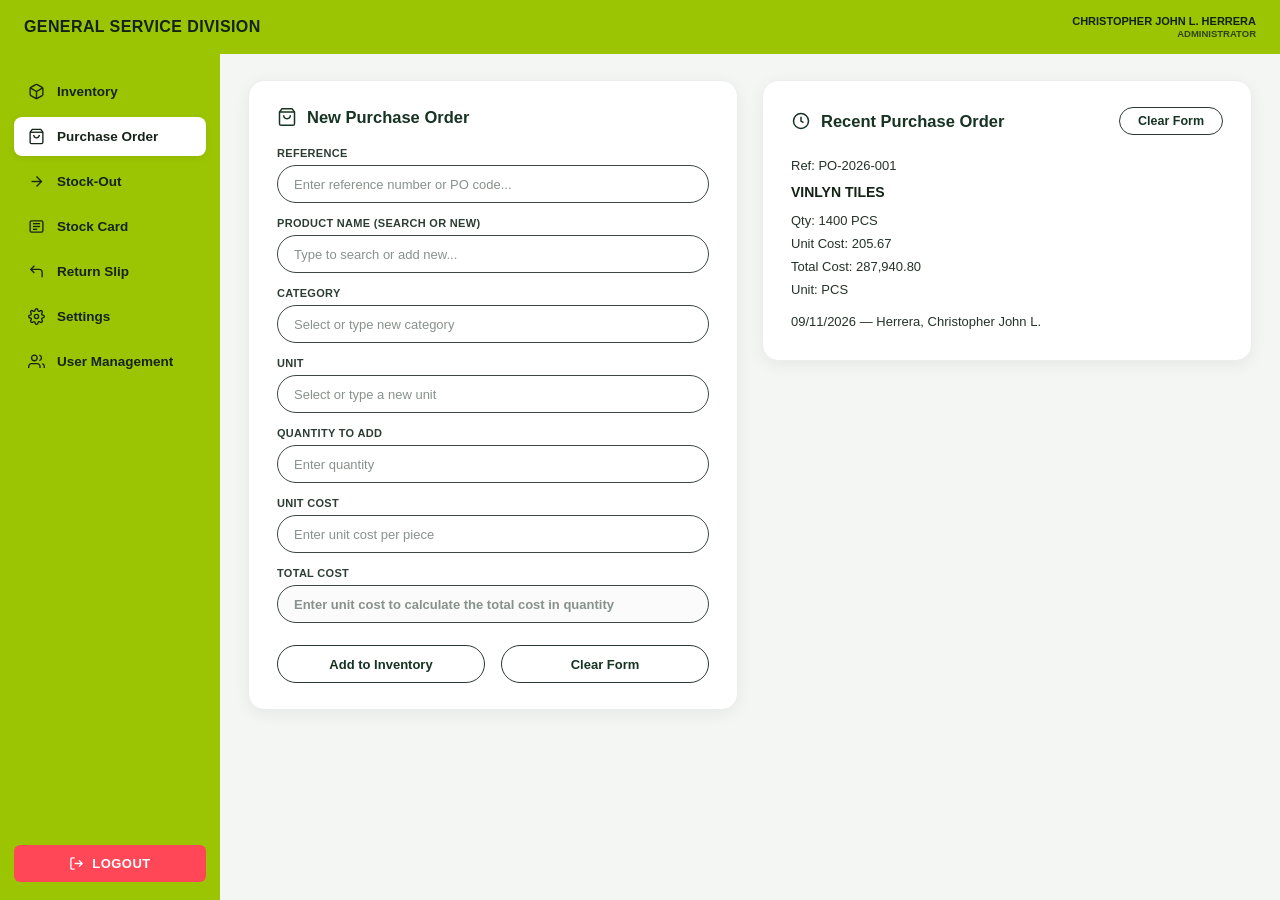
<file: GSD System/gsd-frontend/purchaseorder.html>
<!DOCTYPE html>
<html lang="en">
<head>
  <meta charset="UTF-8" />
  <meta name="viewport" content="width=device-width, initial-scale=1.0" />
  <title>Purchase Order — General Service Division</title>
  <style>
    /* =========================================
       RESET & BASE STYLES
       ========================================= */
    * {
      box-sizing: border-box;
      margin: 0;
      padding: 0;
      font-family: 'Segoe UI', Tahoma, Geneva, Verdana, sans-serif;
    }

    body {
      background-color: #f4f6f4;
      color: #1f2d24;
      display: flex;
      flex-direction: column;
      min-height: 100vh;
    }

    /* =========================================
       TOP HEADER BAR
       ========================================= */
    .topbar {
      background-color: #9bc503;
      height: 54px;
      padding: 0 24px;
      display: flex;
      align-items: center;
      justify-content: space-between;
      color: #132215;
      flex-shrink: 0;
    }

    .topbar-title {
      font-size: 16px;
      font-weight: 700;
      letter-spacing: 0.4px;
      text-transform: uppercase;
    }

    .user-info {
      text-align: right;
      line-height: 1.2;
    }

    .user-name {
      font-size: 11px;
      font-weight: 700;
      text-transform: uppercase;
      color: #132215;
    }

    .user-role {
      font-size: 9.5px;
      font-weight: 600;
      text-transform: uppercase;
      color: #2f4518;
    }

    /* =========================================
       MAIN LAYOUT WRAPPER
       ========================================= */
    .layout-container {
      display: flex;
      flex: 1;
    }

    /* =========================================
       SIDEBAR NAVIGATION
       ========================================= */
    .sidebar {
      width: 220px;
      background-color: #9bc503;
      display: flex;
      flex-direction: column;
      justify-content: space-between;
      padding: 18px 14px 18px 14px;
      flex-shrink: 0;
    }

    .nav-list {
      list-style: none;
      display: flex;
      flex-direction: column;
      gap: 6px;
    }

    .nav-item a {
      display: flex;
      align-items: center;
      gap: 12px;
      padding: 11px 14px;
      border-radius: 8px;
      text-decoration: none;
      color: #162418;
      font-size: 13.5px;
      font-weight: 600;
      transition: background-color 0.15s ease;
    }

    .nav-item a:hover {
      background-color: rgba(255, 255, 255, 0.35);
    }

    .nav-item.active a {
      background-color: #ffffff;
      color: #162418;
      box-shadow: 0 2px 6px rgba(0, 0, 0, 0.08);
    }

    .nav-icon {
      width: 17px;
      height: 17px;
      stroke: currentColor;
      fill: none;
      stroke-width: 1.9;
      flex-shrink: 0;
    }

    .logout-btn {
      display: flex;
      align-items: center;
      justify-content: center;
      gap: 8px;
      width: 100%;
      padding: 11px;
      background-color: #ff4757;
      color: #ffffff;
      border: none;
      border-radius: 6px;
      font-size: 13px;
      font-weight: 700;
      letter-spacing: 0.5px;
      cursor: pointer;
      text-transform: uppercase;
      transition: background-color 0.15s ease;
    }

    .logout-btn:hover {
      background-color: #e83e4d;
    }

    /* =========================================
       MAIN CONTENT AREA & CARDS
       ========================================= */
    .main-content {
      flex: 1;
      padding: 26px 28px;
      display: grid;
      grid-template-columns: 1fr 1fr;
      gap: 24px;
      align-items: start;
    }

    .card {
      background-color: #ffffff;
      border-radius: 16px;
      padding: 26px 28px;
      box-shadow: 0 4px 16px rgba(0, 0, 0, 0.06);
      border: 1px solid #ebeeec;
    }

    .card-header {
      display: flex;
      align-items: center;
      justify-content: space-between;
      margin-bottom: 20px;
    }

    .card-title-group {
      display: flex;
      align-items: center;
      gap: 10px;
      color: #173322;
    }

    .card-title-group svg {
      width: 20px;
      height: 20px;
      stroke: #173322;
      fill: none;
      stroke-width: 1.8;
    }

    .card-title {
      font-size: 16.5px;
      font-weight: 700;
      color: #173322;
    }

    /* =========================================
       FORM ELEMENTS
       ========================================= */
    .form-group {
      margin-bottom: 14px;
    }

    .form-label {
      display: block;
      font-size: 11px;
      font-weight: 700;
      text-transform: uppercase;
      color: #2c3e33;
      margin-bottom: 6px;
      letter-spacing: 0.3px;
    }

    .pill-input {
      width: 100%;
      height: 38px;
      padding: 0 16px;
      border: 1px solid #3c4841;
      border-radius: 999px;
      font-size: 13px;
      color: #1f2d24;
      background-color: #ffffff;
      outline: none;
      transition: border-color 0.15s ease, box-shadow 0.15s ease;
    }

    .pill-input::placeholder {
      color: #88928c;
    }

    .pill-input:focus {
      border-color: #7da100;
      box-shadow: 0 0 0 3px rgba(155, 197, 3, 0.22);
    }

    .pill-input[readonly] {
      background-color: #fafbfa;
      color: #1f2d24;
      font-weight: 600;
    }

    /* =========================================
       BUTTONS
       ========================================= */
    .form-actions {
      display: grid;
      grid-template-columns: 1fr 1fr;
      gap: 16px;
      margin-top: 22px;
    }

    .pill-btn {
      height: 38px;
      border-radius: 999px;
      border: 1px solid #2b3830;
      background-color: #ffffff;
      color: #173322;
      font-size: 13px;
      font-weight: 700;
      cursor: pointer;
      transition: all 0.15s ease;
    }

    .pill-btn:hover {
      background-color: #f0f4f1;
    }

    .pill-btn.primary:hover {
      background-color: #9bc503;
      border-color: #8ab002;
      color: #132215;
    }

    .pill-btn-sm {
      padding: 6px 18px;
      border-radius: 999px;
      border: 1px solid #2b3830;
      background-color: #ffffff;
      color: #173322;
      font-size: 12.5px;
      font-weight: 600;
      cursor: pointer;
      transition: background-color 0.15s ease;
    }

    .pill-btn-sm:hover {
      background-color: #f0f4f1;
    }

    /* =========================================
       RECENT PURCHASE ORDER DISPLAY
       ========================================= */
    .recent-po-details {
      font-size: 13px;
      color: #243329;
      line-height: 1.75;
    }

    .recent-po-ref {
      margin-bottom: 2px;
    }

    .recent-po-product {
      font-size: 14px;
      font-weight: 700;
      text-transform: uppercase;
      color: #132215;
      margin-bottom: 6px;
    }

    .recent-po-meta {
      margin-top: 10px;
    }

    .empty-state {
      color: #7c8780;
      font-size: 13px;
      font-style: italic;
    }

    /* Toast Notification */
    .toast {
      position: fixed;
      bottom: 22px;
      right: 24px;
      background-color: #173322;
      color: #ffffff;
      padding: 12px 20px;
      border-radius: 8px;
      font-size: 13px;
      font-weight: 600;
      box-shadow: 0 6px 18px rgba(0, 0, 0, 0.18);
      opacity: 0;
      transform: translateY(10px);
      pointer-events: none;
      transition: opacity 0.2s ease, transform 0.2s ease;
      z-index: 999;
    }

    .toast.show {
      opacity: 1;
      transform: translateY(0);
    }

    /* Responsive Breakpoint */
    @media (max-width: 960px) {
      .main-content {
        grid-template-columns: 1fr;
      }
      .sidebar {
        width: 190px;
      }
    }
  </style>
</head>
<body>

  <!-- TOP BAR -->
  <header class="topbar">
    <div class="topbar-title">GENERAL SERVICE DIVISION</div>
    <div class="user-info">
      <div class="user-name" id="headerUserName">CHRISTOPHER JOHN L. HERRERA</div>
      <div class="user-role" id="headerUserRole">ADMINISTRATOR</div>
    </div>
  </header>

  <!-- BODY WRAPPER -->
  <div class="layout-container">

    <!-- SIDEBAR -->
    <aside class="sidebar">
      <ul class="nav-list">
        <li class="nav-item">
          <a href="inventory.html">
            <svg class="nav-icon" viewBox="0 0 24 24">
              <path d="M21 16V8a2 2 0 0 0-1-1.73l-7-4a2 2 0 0 0-2 0l-7 4A2 2 0 0 0 3 8v8a2 2 0 0 0 1 1.73l7 4a2 2 0 0 0 2 0l7-4A2 2 0 0 0 21 16z"></path>
              <polyline points="3.27 6.96 12 12.01 20.73 6.96"></polyline>
              <line x1="12" y1="22.08" x2="12" y2="12"></line>
            </svg>
            <span>Inventory</span>
          </a>
        </li>
        <li class="nav-item active">
          <a href="purchaseorder.html">
            <svg class="nav-icon" viewBox="0 0 24 24">
              <path d="M6 2L3 6v14a2 2 0 0 0 2 2h14a2 2 0 0 0 2-2V6l-3-4z"></path>
              <line x1="3" y1="6" x2="21" y2="6"></line>
              <path d="M16 10a4 4 0 0 1-8 0"></path>
            </svg>
            <span>Purchase Order</span>
          </a>
        </li>
        <li class="nav-item">
          <a href="stockout.html">
            <svg class="nav-icon" viewBox="0 0 24 24">
              <line x1="5" y1="12" x2="19" y2="12"></line>
              <polyline points="12 5 19 12 12 19"></polyline>
            </svg>
            <span>Stock-Out</span>
          </a>
        </li>
        <li class="nav-item">
          <a href="stockcard.html">
            <svg class="nav-icon" viewBox="0 0 24 24">
              <rect x="3" y="4" width="18" height="16" rx="2"></rect>
              <line x1="7" y1="8" x2="17" y2="8"></line>
              <line x1="7" y1="12" x2="17" y2="12"></line>
              <line x1="7" y1="16" x2="13" y2="16"></line>
            </svg>
            <span>Stock Card</span>
          </a>
        </li>
        <li class="nav-item">
          <a href="returnslip.html">
            <svg class="nav-icon" viewBox="0 0 24 24">
              <polyline points="9 14 4 9 9 4"></polyline>
              <path d="M20 20v-7a4 4 0 0 0-4-4H4"></path>
            </svg>
            <span>Return Slip</span>
          </a>
        </li>
        <li class="nav-item">
          <a href="settings.html">
            <svg class="nav-icon" viewBox="0 0 24 24">
              <circle cx="12" cy="12" r="3"></circle>
              <path d="M19.4 15a1.65 1.65 0 0 0 .33 1.82l.06.06a2 2 0 0 1-2.83 2.83l-.06-.06a1.65 1.65 0 0 0-1.82-.33 1.65 1.65 0 0 0-1 1.51V21a2 2 0 0 1-4 0v-.09A1.65 1.65 0 0 0 9 19.4a1.65 1.65 0 0 0-1.82.33l-.06.06a2 2 0 0 1-2.83-2.83l.06-.06a1.65 1.65 0 0 0 .33-1.82 1.65 1.65 0 0 0-1.51-1H3a2 2 0 0 1 0-4h.09A1.65 1.65 0 0 0 4.6 9a1.65 1.65 0 0 0-.33-1.82l-.06-.06a2 2 0 0 1 2.83-2.83l.06.06a1.65 1.65 0 0 0 1.82.33H9a1.65 1.65 0 0 0 1-1.51V3a2 2 0 0 1 4 0v.09a1.65 1.65 0 0 0 1 1.51 1.65 1.65 0 0 0 1.82-.33l.06-.06a2 2 0 0 1 2.83 2.83l-.06.06a1.65 1.65 0 0 0-.33 1.82V9a1.65 1.65 0 0 0 1.51 1H21a2 2 0 0 1 0 4h-.09a1.65 1.65 0 0 0-1.51 1z"></path>
            </svg>
            <span>Settings</span>
          </a>
        </li>
        <li class="nav-item">
          <a href="usermanagement.html">
            <svg class="nav-icon" viewBox="0 0 24 24">
              <path d="M17 21v-2a4 4 0 0 0-4-4H5a4 4 0 0 0-4 4v2"></path>
              <circle cx="9" cy="7" r="4"></circle>
              <path d="M23 21v-2a4 4 0 0 0-3-3.87"></path>
              <path d="M16 3.13a4 4 0 0 1 0 7.75"></path>
            </svg>
            <span>User Management</span>
          </a>
        </li>
      </ul>

      <button type="button" class="logout-btn" id="logoutBtn">
        <svg width="15" height="15" viewBox="0 0 24 24" fill="none" stroke="currentColor" stroke-width="2.2">
          <path d="M9 21H5a2 2 0 0 1-2-2V5a2 2 0 0 1 2-2h4"></path>
          <polyline points="16 17 21 12 16 7"></polyline>
          <line x1="21" y1="12" x2="9" y2="12"></line>
        </svg>
        LOGOUT
      </button>
    </aside>

    <!-- MAIN CONTENT -->
    <main class="main-content">

      <!-- LEFT CARD: NEW PURCHASE ORDER FORM -->
      <section class="card">
        <div class="card-header">
          <div class="card-title-group">
            <svg viewBox="0 0 24 24">
              <path d="M6 2L3 6v14a2 2 0 0 0 2 2h14a2 2 0 0 0 2-2V6l-3-4z"></path>
              <line x1="3" y1="6" x2="21" y2="6"></line>
              <path d="M16 10a4 4 0 0 1-8 0"></path>
            </svg>
            <h2 class="card-title">New Purchase Order</h2>
          </div>
        </div>

        <form id="purchaseOrderForm" autocomplete="off">
          <div class="form-group">
            <label class="form-label" for="referenceInput">REFERENCE</label>
            <input
              type="text"
              id="referenceInput"
              class="pill-input"
              placeholder="Enter reference number or PO code..."
              required
            />
          </div>

          <div class="form-group">
            <label class="form-label" for="productNameInput">PRODUCT NAME (SEARCH OR NEW)</label>
            <input
              type="text"
              id="productNameInput"
              class="pill-input"
              list="productSuggestions"
              placeholder="Type to search or add new..."
              required
            />
            <datalist id="productSuggestions"></datalist>
          </div>

          <div class="form-group">
            <label class="form-label" for="categoryInput">CATEGORY</label>
            <input
              type="text"
              id="categoryInput"
              class="pill-input"
              list="categorySuggestions"
              placeholder="Select or type new category"
              required
            />
            <datalist id="categorySuggestions">
              <option value="Construction Materials"></option>
              <option value="Electrical Supplies"></option>
              <option value="Plumbing Supplies"></option>
              <option value="Office Supplies"></option>
              <option value="Janitorial Supplies"></option>
              <option value="Hardware & Tools"></option>
            </datalist>
          </div>

          <div class="form-group">
            <label class="form-label" for="unitInput">UNIT</label>
            <input
              type="text"
              id="unitInput"
              class="pill-input"
              list="unitSuggestions"
              placeholder="Select or type a new unit"
              required
            />
            <datalist id="unitSuggestions">
              <option value="PCS"></option>
              <option value="BOX"></option>
              <option value="SET"></option>
              <option value="ROLL"></option>
              <option value="BAG"></option>
              <option value="GALLON"></option>
              <option value="METER"></option>
            </datalist>
          </div>

          <div class="form-group">
            <label class="form-label" for="quantityInput">QUANTITY TO ADD</label>
            <input
              type="number"
              id="quantityInput"
              class="pill-input"
              min="1"
              step="1"
              placeholder="Enter quantity"
              required
            />
          </div>

          <div class="form-group">
            <label class="form-label" for="unitCostInput">UNIT COST</label>
            <input
              type="number"
              id="unitCostInput"
              class="pill-input"
              min="0.01"
              step="0.01"
              placeholder="Enter unit cost per piece"
              required
            />
          </div>

          <div class="form-group">
            <label class="form-label" for="totalCostInput">TOTAL COST</label>
            <input
              type="text"
              id="totalCostInput"
              class="pill-input"
              placeholder="Enter unit cost to calculate the total cost in quantity"
              readonly
            />
          </div>

          <div class="form-actions">
            <button type="submit" class="pill-btn primary">Add to Inventory</button>
            <button type="button" class="pill-btn" id="clearFormBtn">Clear Form</button>
          </div>
        </form>
      </section>

      <!-- RIGHT CARD: RECENT PURCHASE ORDER -->
      <section class="card">
        <div class="card-header">
          <div class="card-title-group">
            <svg viewBox="0 0 24 24">
              <circle cx="12" cy="12" r="9"></circle>
              <polyline points="12 7 12 12 15 14"></polyline>
            </svg>
            <h2 class="card-title">Recent Purchase Order</h2>
          </div>
          <button type="button" class="pill-btn-sm" id="clearRecentBtn">Clear Form</button>
        </div>

        <div id="recentPoContainer" class="recent-po-details">
          <!-- Populated dynamically by JavaScript -->
        </div>
      </section>

    </main>
  </div>

  <!-- TOAST FEEDBACK -->
  <div id="toast" class="toast"></div>

  <script>
    // =========================================
    // STORAGE KEYS (Shared across MPA pages)
    // =========================================
    const STORAGE_KEYS = {
      INVENTORY: 'gsd_inventory',
      TRANSACTIONS: 'gsd_transactions',
      RECENT_PO: 'gsd_recent_po',
      CURRENT_USER: 'gsd_current_user'
    };

    // =========================================
    // DEFAULT INITIAL DATA (Matches Screenshot)
    // =========================================
    const DEFAULT_RECENT_PO = {
      reference: 'PO-2026-001',
      productName: 'VINLYN TILES',
      category: 'Construction Materials',
      unit: 'PCS',
      quantity: 1400,
      unitCost: 205.67,
      totalCost: 287940.80,
      date: '09/11/2026',
      recordedBy: 'Herrera, Christopher John L.'
    };

    // =========================================
    // DOM ELEMENTS
    // =========================================
    const poForm = document.getElementById('purchaseOrderForm');
    const referenceInput = document.getElementById('referenceInput');
    const productNameInput = document.getElementById('productNameInput');
    const categoryInput = document.getElementById('categoryInput');
    const unitInput = document.getElementById('unitInput');
    const quantityInput = document.getElementById('quantityInput');
    const unitCostInput = document.getElementById('unitCostInput');
    const totalCostInput = document.getElementById('totalCostInput');

    const productSuggestions = document.getElementById('productSuggestions');
    const categorySuggestions = document.getElementById('categorySuggestions');
    const unitSuggestions = document.getElementById('unitSuggestions');

    const recentPoContainer = document.getElementById('recentPoContainer');
    const clearFormBtn = document.getElementById('clearFormBtn');
    const clearRecentBtn = document.getElementById('clearRecentBtn');
    const logoutBtn = document.getElementById('logoutBtn');
    const toastEl = document.getElementById('toast');

    // =========================================
    // HELPER FUNCTIONS
    // =========================================
    function formatCurrency(num) {
      return Number(num).toLocaleString('en-US', {
        minimumFractionDigits: 2,
        maximumFractionDigits: 2
      });
    }

    function getFormattedDate() {
      const now = new Date();
      const mm = String(now.getMonth() + 1).padStart(2, '0');
      const dd = String(now.getDate()).padStart(2, '0');
      const yyyy = now.getFullYear();
      return `${mm}/${dd}/${yyyy}`;
    }

    function getCurrentOperatorName() {
      const savedUser = JSON.parse(localStorage.getItem(STORAGE_KEYS.CURRENT_USER) || 'null');
      if (savedUser && savedUser.fullName) {
        return savedUser.fullName;
      }
      return 'Herrera, Christopher John L.';
    }

    function showToast(message) {
      toastEl.textContent = message;
      toastEl.classList.add('show');
      setTimeout(() => {
        toastEl.classList.remove('show');
      }, 3000);
    }

    // =========================================
    // DATA LOADERS & AUTOCOMPLETE
    // =========================================
    function getInventory() {
      return JSON.parse(localStorage.getItem(STORAGE_KEYS.INVENTORY) || '[]');
    }

    function saveInventory(items) {
      localStorage.setItem(STORAGE_KEYS.INVENTORY, JSON.stringify(items));
    }

    function getTransactions() {
      return JSON.parse(localStorage.getItem(STORAGE_KEYS.TRANSACTIONS) || '[]');
    }

    function saveTransactions(logs) {
      localStorage.setItem(STORAGE_KEYS.TRANSACTIONS, JSON.stringify(logs));
    }

    function populateDatalists() {
      const inventory = getInventory();

      // Populate product suggestions from existing inventory
      productSuggestions.innerHTML = '';
      const categories = new Set(['Construction Materials', 'Electrical Supplies', 'Plumbing Supplies', 'Office Supplies', 'Janitorial Supplies', 'Hardware & Tools']);
      const units = new Set(['PCS', 'BOX', 'SET', 'ROLL', 'BAG', 'GALLON', 'METER']);

      inventory.forEach(item => {
        const option = document.createElement('option');
        option.value = item.productName;
        productSuggestions.appendChild(option);

        if (item.category) categories.add(item.category);
        if (item.unit) units.add(item.unit.toUpperCase());
      });

      categorySuggestions.innerHTML = '';
      categories.forEach(cat => {
        const opt = document.createElement('option');
        opt.value = cat;
        categorySuggestions.appendChild(opt);
      });

      unitSuggestions.innerHTML = '';
      units.forEach(u => {
        const opt = document.createElement('option');
        opt.value = u;
        unitSuggestions.appendChild(opt);
      });
    }

    // Auto-fill Category, Unit, and Unit Cost if an existing product is chosen
    productNameInput.addEventListener('input', () => {
      const typedName = productNameInput.value.trim().toLowerCase();
      if (!typedName) return;

      const inventory = getInventory();
      const match = inventory.find(item => item.productName.toLowerCase() === typedName);

      if (match) {
        categoryInput.value = match.category || '';
        unitInput.value = match.unit || '';
        if (match.unitCost) {
          unitCostInput.value = match.unitCost;
          calculateTotalCost();
        }
      }
    });

    // =========================================
    // LIVE TOTAL COST CALCULATION
    // =========================================
    function calculateTotalCost() {
      const qty = parseFloat(quantityInput.value);
      const cost = parseFloat(unitCostInput.value);

      if (!isNaN(qty) && qty > 0 && !isNaN(cost) && cost >= 0) {
        const total = qty * cost;
        totalCostInput.value = formatCurrency(total);
      } else {
        totalCostInput.value = '';
      }
    }

    quantityInput.addEventListener('input', calculateTotalCost);
    unitCostInput.addEventListener('input', calculateTotalCost);

    // =========================================
    // RENDER RECENT PURCHASE ORDER CARD
    // =========================================
    function renderRecentPO() {
      const storedPO = localStorage.getItem(STORAGE_KEYS.RECENT_PO);

      // Initialize with default sample on very first visit if key doesn't exist
      if (storedPO === null) {
        localStorage.setItem(STORAGE_KEYS.RECENT_PO, JSON.stringify(DEFAULT_RECENT_PO));
      }

      const po = JSON.parse(localStorage.getItem(STORAGE_KEYS.RECENT_PO) || 'null');

      if (!po) {
        recentPoContainer.innerHTML = `<p class="empty-state">No recent purchase order displayed.</p>`;
        return;
      }

      recentPoContainer.innerHTML = `
        <div class="recent-po-ref">Ref: ${escapeHtml(po.reference)}</div>
        <div class="recent-po-product">${escapeHtml(po.productName)}</div>
        <div>Qty: ${po.quantity} ${escapeHtml(po.unit)}</div>
        <div>Unit Cost: ${formatCurrency(po.unitCost)}</div>
        <div>Total Cost: ${formatCurrency(po.totalCost)}</div>
        <div>Unit: ${escapeHtml(po.unit)}</div>
        <div class="recent-po-meta">${escapeHtml(po.date)} — ${escapeHtml(po.recordedBy)}</div>
      `;
    }

    function escapeHtml(text) {
      const div = document.createElement('div');
      div.textContent = text;
      return div.innerHTML;
    }

    // =========================================
    // FORM SUBMISSION: ADD TO INVENTORY
    // =========================================
    poForm.addEventListener('submit', (e) => {
      e.preventDefault();

      const reference = referenceInput.value.trim();
      const productName = productNameInput.value.trim().toUpperCase();
      const category = categoryInput.value.trim();
      const unit = unitInput.value.trim().toUpperCase();
      const quantity = parseInt(quantityInput.value, 10);
      const unitCost = parseFloat(unitCostInput.value);

      if (!reference || !productName || !category || !unit || isNaN(quantity) || quantity <= 0 || isNaN(unitCost) || unitCost < 0) {
        showToast('Please complete all fields with valid values.');
        return;
      }

      const totalCost = Number((quantity * unitCost).toFixed(2));
      const dateStr = getFormattedDate();
      const operatorName = getCurrentOperatorName();

      // 1. Update Inventory in localStorage
      const inventory = getInventory();
      const existingIndex = inventory.findIndex(
        item => item.productName.toLowerCase() === productName.toLowerCase()
      );

      let newBalance = quantity;

      if (existingIndex > -1) {
        inventory[existingIndex].quantity = Number(inventory[existingIndex].quantity) + quantity;
        inventory[existingIndex].category = category;
        inventory[existingIndex].unit = unit;
        inventory[existingIndex].unitCost = unitCost;
        inventory[existingIndex].lastUpdated = dateStr;
        newBalance = inventory[existingIndex].quantity;
      } else {
        inventory.push({
          id: 'ITEM-' + Date.now(),
          productName: productName,
          category: category,
          unit: unit,
          quantity: quantity,
          unitCost: unitCost,
          lastUpdated: dateStr
        });
      }
      saveInventory(inventory);

      // 2. Log Transaction for Stock Card module
      const transactions = getTransactions();
      transactions.unshift({
        id: 'TXN-' + Date.now(),
        type: 'IN',
        reference: reference,
        productName: productName,
        category: category,
        unit: unit,
        quantity: quantity,
        unitCost: unitCost,
        totalCost: totalCost,
        balance: newBalance,
        date: dateStr,
        recordedBy: operatorName
      });
      saveTransactions(transactions);

      // 3. Save & Render Recent Purchase Order
      const recentPO = {
        reference: reference,
        productName: productName,
        category: category,
        unit: unit,
        quantity: quantity,
        unitCost: unitCost,
        totalCost: totalCost,
        date: dateStr,
        recordedBy: operatorName
      };
      localStorage.setItem(STORAGE_KEYS.RECENT_PO, JSON.stringify(recentPO));

      renderRecentPO();
      populateDatalists();
      poForm.reset();
      totalCostInput.value = '';
      showToast(`Added ${quantity} ${unit} of ${productName} to inventory.`);
    });

    // =========================================
    // CLEAR & LOGOUT BUTTONS
    // =========================================
    clearFormBtn.addEventListener('click', () => {
      poForm.reset();
      totalCostInput.value = '';
      referenceInput.focus();
    });

    clearRecentBtn.addEventListener('click', () => {
      localStorage.setItem(STORAGE_KEYS.RECENT_PO, JSON.stringify(null));
      renderRecentPO();
      showToast('Recent Purchase Order display cleared.');
    });

    logoutBtn.addEventListener('click', () => {
      if (confirm('Are you sure you want to logout?')) {
        window.location.href = 'index.html';
      }
    });

    // =========================================
    // INITIALIZE PAGE ON LOAD
    // =========================================
    document.addEventListener('DOMContentLoaded', () => {
      // Sync header user info if logged in via index.html
      const savedUser = JSON.parse(localStorage.getItem(STORAGE_KEYS.CURRENT_USER) || 'null');
      if (savedUser) {
        if (savedUser.displayName) {
          document.getElementById('headerUserName').textContent = savedUser.displayName.toUpperCase();
        }
        if (savedUser.role) {
          document.getElementById('headerUserRole').textContent = savedUser.role.toUpperCase();
        }
      }

      populateDatalists();
      renderRecentPO();
    });
  </script>
</body>
</html>
</file>
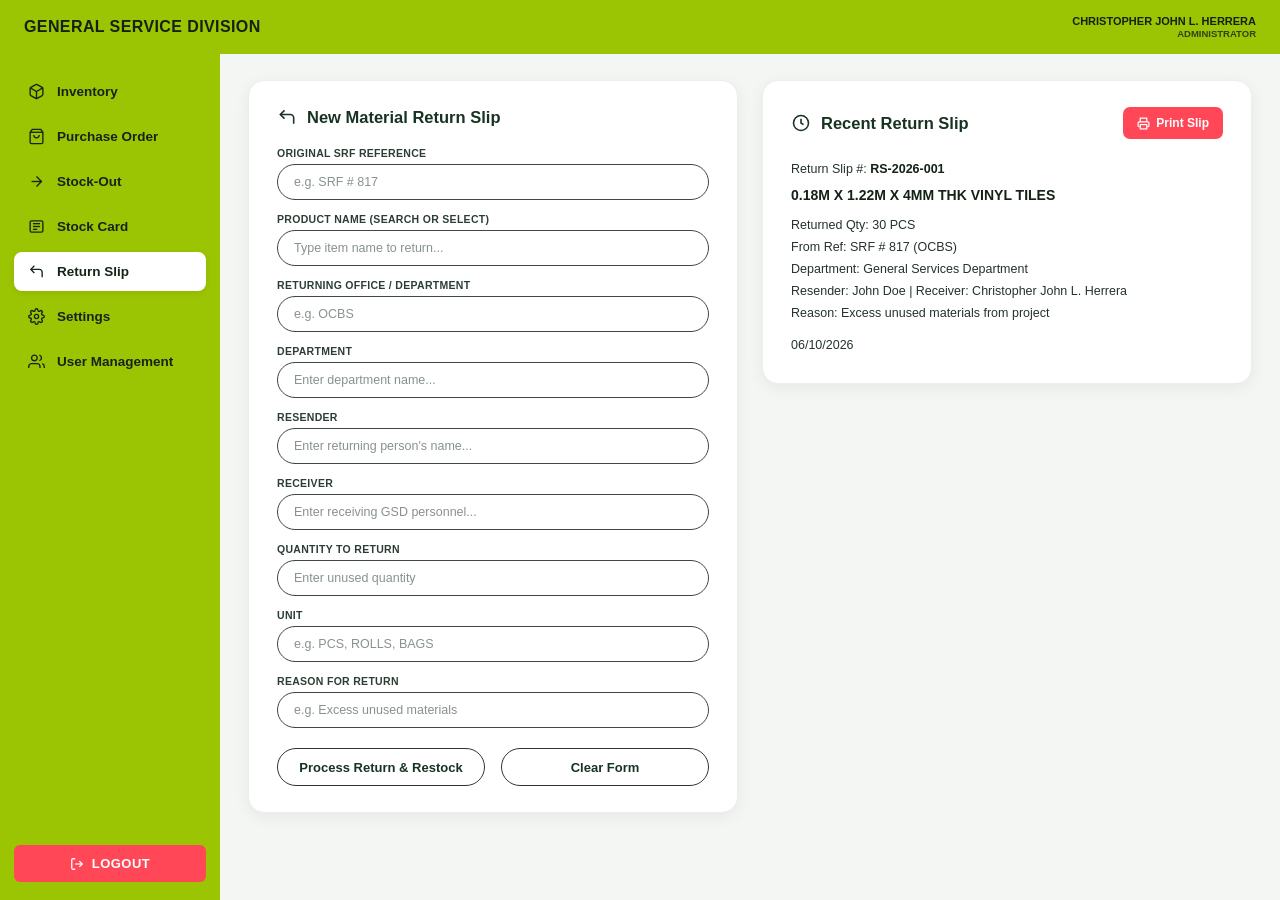
<file: GSD System/gsd-frontend/returnslip.html>
<!DOCTYPE html>
<html lang="en">
<head>
  <meta charset="UTF-8" />
  <meta name="viewport" content="width=device-width, initial-scale=1.0" />
  <title>Return Slip — General Service Division</title>
  <style>
    /* =========================================
       RESET & BASE STYLES
       ========================================= */
    * {
      box-sizing: border-box;
      margin: 0;
      padding: 0;
      font-family: 'Segoe UI', Tahoma, Geneva, Verdana, sans-serif;
    }

    body {
      background-color: #f4f6f4;
      color: #1f2d24;
      display: flex;
      flex-direction: column;
      min-height: 100vh;
    }

    /* =========================================
       TOP HEADER BAR
       ========================================= */
    .topbar {
      background-color: #9bc503;
      height: 54px;
      padding: 0 24px;
      display: flex;
      align-items: center;
      justify-content: space-between;
      color: #132215;
      flex-shrink: 0;
    }

    .topbar-title {
      font-size: 16px;
      font-weight: 700;
      letter-spacing: 0.4px;
      text-transform: uppercase;
    }

    .user-info {
      text-align: right;
      line-height: 1.2;
    }

    .user-name {
      font-size: 11px;
      font-weight: 700;
      text-transform: uppercase;
      color: #132215;
    }

    .user-role {
      font-size: 9.5px;
      font-weight: 600;
      text-transform: uppercase;
      color: #2f4518;
    }

    /* =========================================
       MAIN LAYOUT WRAPPER
       ========================================= */
    .layout-container {
      display: flex;
      flex: 1;
    }

    /* =========================================
       SIDEBAR NAVIGATION
       ========================================= */
    .sidebar {
      width: 220px;
      background-color: #9bc503;
      display: flex;
      flex-direction: column;
      justify-content: space-between;
      padding: 18px 14px;
      flex-shrink: 0;
    }

    .nav-list {
      list-style: none;
      display: flex;
      flex-direction: column;
      gap: 6px;
    }

    .nav-item a {
      display: flex;
      align-items: center;
      gap: 12px;
      padding: 11px 14px;
      border-radius: 8px;
      text-decoration: none;
      color: #162418;
      font-size: 13.5px;
      font-weight: 600;
      transition: background-color 0.15s ease;
    }

    .nav-item a:hover {
      background-color: rgba(255, 255, 255, 0.35);
    }

    .nav-item.active a {
      background-color: #ffffff;
      color: #162418;
      box-shadow: 0 2px 6px rgba(0, 0, 0, 0.08);
    }

    .nav-icon {
      width: 17px;
      height: 17px;
      stroke: currentColor;
      fill: none;
      stroke-width: 1.9;
      flex-shrink: 0;
    }

    .logout-btn {
      display: flex;
      align-items: center;
      justify-content: center;
      gap: 8px;
      width: 100%;
      padding: 11px;
      background-color: #ff4757;
      color: #ffffff;
      border: none;
      border-radius: 6px;
      font-size: 13px;
      font-weight: 700;
      letter-spacing: 0.5px;
      cursor: pointer;
      text-transform: uppercase;
      transition: background-color 0.15s ease;
    }

    .logout-btn:hover {
      background-color: #e83e4d;
    }

    /* =========================================
       MAIN CONTENT AREA & CARDS
       ========================================= */
    .main-content {
      flex: 1;
      padding: 26px 28px;
      display: grid;
      grid-template-columns: 1fr 1fr;
      gap: 24px;
      align-items: start;
    }

    .card {
      background-color: #ffffff;
      border-radius: 16px;
      padding: 26px 28px;
      box-shadow: 0 4px 16px rgba(0, 0, 0, 0.06);
      border: 1px solid #ebeeec;
    }

    .card-header {
      display: flex;
      align-items: center;
      justify-content: space-between;
      margin-bottom: 20px;
      gap: 12px;
    }

    .card-title-group {
      display: flex;
      align-items: center;
      gap: 10px;
      color: #173322;
    }

    .card-title-group svg {
      width: 20px;
      height: 20px;
      stroke: #173322;
      fill: none;
      stroke-width: 1.9;
    }

    .card-title {
      font-size: 16.5px;
      font-weight: 700;
      color: #173322;
    }

    /* =========================================
       FORM ELEMENTS
       ========================================= */
    .form-group {
      margin-bottom: 13px;
    }

    .form-label {
      display: block;
      font-size: 10.5px;
      font-weight: 700;
      text-transform: uppercase;
      color: #2c3e33;
      margin-bottom: 5px;
      letter-spacing: 0.3px;
    }

    .pill-input {
      width: 100%;
      height: 36px;
      padding: 0 16px;
      border: 1px solid #3c4841;
      border-radius: 999px;
      font-size: 12.5px;
      color: #1f2d24;
      background-color: #ffffff;
      outline: none;
      transition: border-color 0.15s ease, box-shadow 0.15s ease;
    }

    .pill-input::placeholder {
      color: #88928c;
    }

    .pill-input:focus {
      border-color: #7da100;
      box-shadow: 0 0 0 3px rgba(155, 197, 3, 0.22);
    }

    /* =========================================
       BUTTONS
       ========================================= */
    .form-actions {
      display: grid;
      grid-template-columns: 1fr 1fr;
      gap: 16px;
      margin-top: 20px;
    }

    .pill-btn {
      height: 38px;
      border-radius: 999px;
      border: 1px solid #2b3830;
      background-color: #ffffff;
      color: #173322;
      font-size: 13px;
      font-weight: 700;
      cursor: pointer;
      transition: all 0.15s ease;
    }

    .pill-btn:hover {
      background-color: #f0f4f1;
    }

    .pill-btn.primary:hover {
      background-color: #9bc503;
      border-color: #8ab002;
      color: #132215;
    }

    .btn-print-slip {
      height: 32px;
      padding: 0 14px;
      border: none;
      border-radius: 7px;
      background-color: #ff4757;
      color: #ffffff;
      font-size: 12px;
      font-weight: 700;
      display: inline-flex;
      align-items: center;
      gap: 6px;
      cursor: pointer;
      transition: background-color 0.15s ease;
    }

    .btn-print-slip:hover {
      background-color: #e83e4d;
    }

    /* =========================================
       RECENT RETURN SLIP DISPLAY
       ========================================= */
    .recent-slip-details {
      font-size: 12.5px;
      color: #243329;
      line-height: 1.75;
    }

    .recent-slip-num {
      margin-bottom: 2px;
    }

    .recent-slip-num strong {
      color: #132215;
    }

    .recent-slip-product {
      font-size: 14px;
      font-weight: 700;
      text-transform: uppercase;
      color: #132215;
      margin-bottom: 8px;
    }

    .recent-slip-date {
      margin-top: 10px;
      color: #243329;
    }

    .empty-state {
      color: #7c8780;
      font-size: 13px;
      font-style: italic;
    }

    /* Toast Notification */
    .toast {
      position: fixed;
      bottom: 22px;
      right: 24px;
      background-color: #173322;
      color: #ffffff;
      padding: 12px 20px;
      border-radius: 8px;
      font-size: 13px;
      font-weight: 600;
      box-shadow: 0 6px 18px rgba(0, 0, 0, 0.18);
      opacity: 0;
      transform: translateY(10px);
      pointer-events: none;
      transition: opacity 0.2s ease, transform 0.2s ease;
      z-index: 999;
    }

    .toast.error {
      background-color: #c0392b;
    }

    .toast.show {
      opacity: 1;
      transform: translateY(0);
    }

    /* =========================================
       PRINT STYLESHEET (Material Return Slip)
       ========================================= */
    @media print {
      @page {
        size: portrait;
        margin: 14mm;
      }

      body {
        background-color: #ffffff !important;
        color: #111827 !important;
        display: block !important;
      }

      .topbar,
      .sidebar,
      .main-content > .card:first-child,
      .btn-print-slip,
      .logout-btn {
        display: none !important;
      }

      .layout-container,
      .main-content {
        display: block !important;
        padding: 0 !important;
        margin: 0 !important;
        width: 100% !important;
      }

      .main-content > .card:last-child {
        box-shadow: none !important;
        border: 1.5px solid #1f2937 !important;
        border-radius: 4px !important;
        padding: 24px !important;
        width: 100% !important;
      }

      .card-title {
        font-size: 18px !important;
      }

      .recent-slip-details {
        font-size: 13.5px !important;
        line-height: 1.9 !important;
      }
    }

    @media (max-width: 960px) {
      .main-content {
        grid-template-columns: 1fr;
      }
      .sidebar {
        width: 190px;
      }
    }
  </style>
</head>
<body>

  <!-- TOP BAR -->
  <header class="topbar">
    <div class="topbar-title">GENERAL SERVICE DIVISION</div>
    <div class="user-info">
      <div class="user-name" id="headerUserName">CHRISTOPHER JOHN L. HERRERA</div>
      <div class="user-role" id="headerUserRole">ADMINISTRATOR</div>
    </div>
  </header>

  <!-- BODY WRAPPER -->
  <div class="layout-container">

    <!-- SIDEBAR -->
    <aside class="sidebar">
      <ul class="nav-list">
        <li class="nav-item">
          <a href="inventory.html">
            <svg class="nav-icon" viewBox="0 0 24 24">
              <path d="M21 16V8a2 2 0 0 0-1-1.73l-7-4a2 2 0 0 0-2 0l-7 4A2 2 0 0 0 3 8v8a2 2 0 0 0 1 1.73l7 4a2 2 0 0 0 2 0l7-4A2 2 0 0 0 21 16z"></path>
              <polyline points="3.27 6.96 12 12.01 20.73 6.96"></polyline>
              <line x1="12" y1="22.08" x2="12" y2="12"></line>
            </svg>
            <span>Inventory</span>
          </a>
        </li>
        <li class="nav-item">
          <a href="purchaseorder.html">
            <svg class="nav-icon" viewBox="0 0 24 24">
              <path d="M6 2L3 6v14a2 2 0 0 0 2 2h14a2 2 0 0 0 2-2V6l-3-4z"></path>
              <line x1="3" y1="6" x2="21" y2="6"></line>
              <path d="M16 10a4 4 0 0 1-8 0"></path>
            </svg>
            <span>Purchase Order</span>
          </a>
        </li>
        <li class="nav-item">
          <a href="stockout.html">
            <svg class="nav-icon" viewBox="0 0 24 24">
              <line x1="5" y1="12" x2="19" y2="12"></line>
              <polyline points="12 5 19 12 12 19"></polyline>
            </svg>
            <span>Stock-Out</span>
          </a>
        </li>
        <li class="nav-item">
          <a href="stockcard.html">
            <svg class="nav-icon" viewBox="0 0 24 24">
              <rect x="3" y="4" width="18" height="16" rx="2"></rect>
              <line x1="7" y1="8" x2="17" y2="8"></line>
              <line x1="7" y1="12" x2="17" y2="12"></line>
              <line x1="7" y1="16" x2="13" y2="16"></line>
            </svg>
            <span>Stock Card</span>
          </a>
        </li>
        <li class="nav-item active">
          <a href="returnslip.html">
            <svg class="nav-icon" viewBox="0 0 24 24">
              <polyline points="9 14 4 9 9 4"></polyline>
              <path d="M20 20v-7a4 4 0 0 0-4-4H4"></path>
            </svg>
            <span>Return Slip</span>
          </a>
        </li>
        <li class="nav-item">
          <a href="settings.html">
            <svg class="nav-icon" viewBox="0 0 24 24">
              <circle cx="12" cy="12" r="3"></circle>
              <path d="M19.4 15a1.65 1.65 0 0 0 .33 1.82l.06.06a2 2 0 0 1-2.83 2.83l-.06-.06a1.65 1.65 0 0 0-1.82-.33 1.65 1.65 0 0 0-1 1.51V21a2 2 0 0 1-4 0v-.09A1.65 1.65 0 0 0 9 19.4a1.65 1.65 0 0 0-1.82.33l-.06.06a2 2 0 0 1-2.83-2.83l.06-.06a1.65 1.65 0 0 0 .33-1.82 1.65 1.65 0 0 0-1.51-1H3a2 2 0 0 1 0-4h.09A1.65 1.65 0 0 0 4.6 9a1.65 1.65 0 0 0-.33-1.82l-.06-.06a2 2 0 0 1 2.83-2.83l.06.06a1.65 1.65 0 0 0 1.82.33H9a1.65 1.65 0 0 0 1-1.51V3a2 2 0 0 1 4 0v.09a1.65 1.65 0 0 0 1 1.51 1.65 1.65 0 0 0 1.82-.33l.06-.06a2 2 0 0 1 2.83 2.83l-.06.06a1.65 1.65 0 0 0-.33 1.82V9a1.65 1.65 0 0 0 1.51 1H21a2 2 0 0 1 0 4h-.09a1.65 1.65 0 0 0-1.51 1z"></path>
            </svg>
            <span>Settings</span>
          </a>
        </li>
        <li class="nav-item">
          <a href="usermanagement.html">
            <svg class="nav-icon" viewBox="0 0 24 24">
              <path d="M17 21v-2a4 4 0 0 0-4-4H5a4 4 0 0 0-4 4v2"></path>
              <circle cx="9" cy="7" r="4"></circle>
              <path d="M23 21v-2a4 4 0 0 0-3-3.87"></path>
              <path d="M16 3.13a4 4 0 0 1 0 7.75"></path>
            </svg>
            <span>User Management</span>
          </a>
        </li>
      </ul>

      <button type="button" class="logout-btn" id="logoutBtn">
        <svg width="14" height="14" viewBox="0 0 24 24" fill="none" stroke="currentColor" stroke-width="2.2">
          <path d="M9 21H5a2 2 0 0 1-2-2V5a2 2 0 0 1 2-2h4"></path>
          <polyline points="16 17 21 12 16 7"></polyline>
          <line x1="21" y1="12" x2="9" y2="12"></line>
        </svg>
        LOGOUT
      </button>
    </aside>

    <!-- MAIN CONTENT -->
    <main class="main-content">

      <!-- LEFT CARD: NEW MATERIAL RETURN SLIP -->
      <section class="card">
        <div class="card-header">
          <div class="card-title-group">
            <svg viewBox="0 0 24 24">
              <polyline points="9 14 4 9 9 4"></polyline>
              <path d="M20 20v-7a4 4 0 0 0-4-4H4"></path>
            </svg>
            <h2 class="card-title">New Material Return Slip</h2>
          </div>
        </div>

        <form id="returnSlipForm" autocomplete="off">
          <div class="form-group">
            <label class="form-label" for="originalSrfInput">ORIGINAL SRF REFERENCE</label>
            <input
              type="text"
              id="originalSrfInput"
              class="pill-input"
              list="srfReferenceList"
              placeholder="e.g. SRF # 817"
              required
            />
            <datalist id="srfReferenceList"></datalist>
          </div>

          <div class="form-group">
            <label class="form-label" for="productNameInput">PRODUCT NAME (SEARCH OR SELECT)</label>
            <input
              type="text"
              id="productNameInput"
              class="pill-input"
              list="returnProductList"
              placeholder="Type item name to return..."
              required
            />
            <datalist id="returnProductList"></datalist>
          </div>

          <div class="form-group">
            <label class="form-label" for="returningOfficeInput">RETURNING OFFICE / DEPARTMENT</label>
            <input
              type="text"
              id="returningOfficeInput"
              class="pill-input"
              list="officeList"
              placeholder="e.g. OCBS"
              required
            />
            <datalist id="officeList">
              <option value="OCBS"></option>
              <option value="GSD"></option>
              <option value="ADMIN"></option>
              <option value="ACCOUNTING"></option>
            </datalist>
          </div>

          <div class="form-group">
            <label class="form-label" for="departmentInput">DEPARTMENT</label>
            <input
              type="text"
              id="departmentInput"
              class="pill-input"
              placeholder="Enter department name..."
              required
            />
          </div>

          <div class="form-group">
            <label class="form-label" for="resenderInput">RESENDER</label>
            <input
              type="text"
              id="resenderInput"
              class="pill-input"
              placeholder="Enter returning person's name..."
              required
            />
          </div>

          <div class="form-group">
            <label class="form-label" for="receiverInput">RECEIVER</label>
            <input
              type="text"
              id="receiverInput"
              class="pill-input"
              placeholder="Enter receiving GSD personnel..."
              required
            />
          </div>

          <div class="form-group">
            <label class="form-label" for="quantityReturnInput">QUANTITY TO RETURN</label>
            <input
              type="number"
              id="quantityReturnInput"
              class="pill-input"
              min="1"
              step="1"
              placeholder="Enter unused quantity"
              required
            />
          </div>

          <div class="form-group">
            <label class="form-label" for="unitInput">UNIT</label>
            <input
              type="text"
              id="unitInput"
              class="pill-input"
              list="unitList"
              placeholder="e.g. PCS, ROLLS, BAGS"
              required
            />
            <datalist id="unitList">
              <option value="PCS"></option>
              <option value="ROLLS"></option>
              <option value="BAGS"></option>
              <option value="BOX"></option>
              <option value="SET"></option>
            </datalist>
          </div>

          <div class="form-group">
            <label class="form-label" for="reasonInput">REASON FOR RETURN</label>
            <input
              type="text"
              id="reasonInput"
              class="pill-input"
              placeholder="e.g. Excess unused materials"
              required
            />
          </div>

          <div class="form-actions">
            <button type="submit" class="pill-btn primary">Process Return &amp; Restock</button>
            <button type="button" class="pill-btn" id="clearFormBtn">Clear Form</button>
          </div>
        </form>
      </section>

      <!-- RIGHT CARD: RECENT RETURN SLIP -->
      <section class="card">
        <div class="card-header">
          <div class="card-title-group">
            <svg viewBox="0 0 24 24">
              <circle cx="12" cy="12" r="9"></circle>
              <polyline points="12 7 12 12 15 14"></polyline>
            </svg>
            <h2 class="card-title">Recent Return Slip</h2>
          </div>
          <button type="button" class="btn-print-slip" id="printSlipBtn">
            <svg width="13" height="13" viewBox="0 0 24 24" fill="none" stroke="currentColor" stroke-width="2.2">
              <polyline points="6 9 6 2 18 2 18 9"></polyline>
              <path d="M6 18H4a2 2 0 0 1-2-2v-5a2 2 0 0 1 2-2h16a2 2 0 0 1 2 2v5a2 2 0 0 1-2 2h-2"></path>
              <rect x="6" y="14" width="12" height="8"></rect>
            </svg>
            Print Slip
          </button>
        </div>

        <div id="recentSlipContainer" class="recent-slip-details">
          <!-- Populated dynamically -->
        </div>
      </section>

    </main>
  </div>

  <!-- TOAST FEEDBACK -->
  <div id="toast" class="toast"></div>

  <script>
    const STORAGE_KEYS = {
      INVENTORY: 'gsd_inventory',
      TRANSACTIONS: 'gsd_transactions',
      RECENT_RETURN_SLIP: 'gsd_recent_return_slip',
      CURRENT_USER: 'gsd_current_user'
    };

    const DEFAULT_RECENT_SLIP = {
      slipNumber: 'RS-2026-001',
      productName: '0.18M X 1.22M X 4MM THK VINYL TILES',
      quantity: 30,
      unit: 'PCS',
      originalSrf: 'SRF # 817',
      returningOffice: 'OCBS',
      department: 'General Services Department',
      resender: 'John Doe',
      receiver: 'Christopher John L. Herrera',
      reason: 'Excess unused materials from project',
      date: '06/10/2026'
    };

    const returnSlipForm = document.getElementById('returnSlipForm');
    const originalSrfInput = document.getElementById('originalSrfInput');
    const productNameInput = document.getElementById('productNameInput');
    const returningOfficeInput = document.getElementById('returningOfficeInput');
    const departmentInput = document.getElementById('departmentInput');
    const resenderInput = document.getElementById('resenderInput');
    const receiverInput = document.getElementById('receiverInput');
    const quantityReturnInput = document.getElementById('quantityReturnInput');
    const unitInput = document.getElementById('unitInput');
    const reasonInput = document.getElementById('reasonInput');

    const srfReferenceList = document.getElementById('srfReferenceList');
    const returnProductList = document.getElementById('returnProductList');
    const recentSlipContainer = document.getElementById('recentSlipContainer');
    const clearFormBtn = document.getElementById('clearFormBtn');
    const printSlipBtn = document.getElementById('printSlipBtn');
    const logoutBtn = document.getElementById('logoutBtn');
    const toastEl = document.getElementById('toast');

    function escapeHtml(text) {
      const div = document.createElement('div');
      div.textContent = String(text ?? '');
      return div.innerHTML;
    }

    function getFormattedDate() {
      const now = new Date();
      const mm = String(now.getMonth() + 1).padStart(2, '0');
      const dd = String(now.getDate()).padStart(2, '0');
      const yyyy = now.getFullYear();
      return `${mm}/${dd}/${yyyy}`;
    }

    function showToast(message, isError = false) {
      toastEl.textContent = message;
      toastEl.classList.toggle('error', isError);
      toastEl.classList.add('show');
      setTimeout(() => {
        toastEl.classList.remove('show');
      }, 3200);
    }

    function getInventory() {
      return JSON.parse(localStorage.getItem(STORAGE_KEYS.INVENTORY) || '[]');
    }

    function saveInventory(items) {
      localStorage.setItem(STORAGE_KEYS.INVENTORY, JSON.stringify(items));
    }

    function getTransactions() {
      return JSON.parse(localStorage.getItem(STORAGE_KEYS.TRANSACTIONS) || '[]');
    }

    function saveTransactions(logs) {
      localStorage.setItem(STORAGE_KEYS.TRANSACTIONS, JSON.stringify(logs));
    }

    function populateSuggestions() {
      const inventory = getInventory();
      const transactions = getTransactions();

      returnProductList.innerHTML = '';
      inventory.forEach(item => {
        const opt = document.createElement('option');
        opt.value = item.productName;
        returnProductList.appendChild(opt);
      });

      const srfRefs = new Set();
      transactions.forEach(t => {
        if (t.type === 'OUT' && t.reference) {
          srfRefs.add(t.reference);
        }
      });

      srfReferenceList.innerHTML = '';
      srfRefs.forEach(ref => {
        const opt = document.createElement('option');
        opt.value = ref;
        srfReferenceList.appendChild(opt);
      });
    }

    // Auto-fill product details if an SRF or product name is matched
    originalSrfInput.addEventListener('input', () => {
      const refVal = originalSrfInput.value.trim().toLowerCase();
      if (!refVal) return;

      const txns = getTransactions();
      const match = txns.find(t => t.type === 'OUT' && (t.reference || '').toLowerCase() === refVal);
      if (match) {
        if (match.productName && !productNameInput.value) productNameInput.value = match.productName;
        if (match.office && !returningOfficeInput.value) returningOfficeInput.value = match.office;
        if (match.unit && !unitInput.value) unitInput.value = match.unit;
      }
    });

    productNameInput.addEventListener('input', () => {
      const prodVal = productNameInput.value.trim().toLowerCase();
      if (!prodVal) return;

      const inv = getInventory();
      const match = inv.find(i => (i.productName || '').toLowerCase() === prodVal);
      if (match && match.unit && !unitInput.value) {
        unitInput.value = match.unit;
      }
    });

    function generateNextSlipNumber() {
      const txns = getTransactions();
      const returnCount = txns.filter(t => t.type === 'RETURN').length + 2;
      const year = new Date().getFullYear();
      return `RS-${year}-${String(returnCount).padStart(3, '0')}`;
    }

    function renderRecentSlip() {
      let slip = JSON.parse(localStorage.getItem(STORAGE_KEYS.RECENT_RETURN_SLIP) || 'null');
      if (!slip) {
        slip = DEFAULT_RECENT_SLIP;
        localStorage.setItem(STORAGE_KEYS.RECENT_RETURN_SLIP, JSON.stringify(slip));
      }

      recentSlipContainer.innerHTML = `
        <div class="recent-slip-num">Return Slip #: <strong>${escapeHtml(slip.slipNumber)}</strong></div>
        <div class="recent-slip-product">${escapeHtml(slip.productName)}</div>
        <div>Returned Qty: ${escapeHtml(slip.quantity)} ${escapeHtml(slip.unit)}</div>
        <div>From Ref: ${escapeHtml(slip.originalSrf)} (${escapeHtml(slip.returningOffice)})</div>
        <div>Department: ${escapeHtml(slip.department)}</div>
        <div>Resender: ${escapeHtml(slip.resender)} | Receiver: ${escapeHtml(slip.receiver)}</div>
        <div>Reason: ${escapeHtml(slip.reason)}</div>
        <div class="recent-slip-date">${escapeHtml(slip.date)}</div>
      `;
    }

    returnSlipForm.addEventListener('submit', (e) => {
      e.preventDefault();

      const originalSrf = originalSrfInput.value.trim();
      const productName = productNameInput.value.trim().toUpperCase();
      const returningOffice = returningOfficeInput.value.trim().toUpperCase();
      const department = departmentInput.value.trim();
      const resender = resenderInput.value.trim();
      const receiver = receiverInput.value.trim();
      const quantity = parseInt(quantityReturnInput.value, 10);
      const unit = unitInput.value.trim().toUpperCase();
      const reason = reasonInput.value.trim();

      if (!originalSrf || !productName || !returningOffice || !department || !resender || !receiver || isNaN(quantity) || quantity <= 0 || !unit || !reason) {
        showToast('Please complete all required fields.', true);
        return;
      }

      const dateStr = getFormattedDate();
      const slipNumber = generateNextSlipNumber();

      // 1. Restock inventory
      const inventory = getInventory();
      const idx = inventory.findIndex(i => (i.productName || '').toLowerCase() === productName.toLowerCase());
      let newBalance = quantity;

      if (idx > -1) {
        inventory[idx].quantity = Number(inventory[idx].quantity) + quantity;
        inventory[idx].unit = unit;
        inventory[idx].lastUpdated = dateStr;
        newBalance = inventory[idx].quantity;
      } else {
        inventory.push({
          id: 'ITEM-' + Date.now(),
          productName: productName,
          category: 'Construction Materials',
          unit: unit,
          quantity: quantity,
          unitCost: 0,
          dateAdded: dateStr
        });
      }
      saveInventory(inventory);

      // 2. Log return transaction for Stock Card
      const transactions = getTransactions();
      transactions.unshift({
        id: 'TXN-' + Date.now(),
        type: 'RETURN',
        reference: `${slipNumber} (${originalSrf})`,
        productName: productName,
        office: returningOffice,
        department: department,
        resender: resender,
        receiver: receiver,
        reason: reason,
        unit: unit,
        quantity: quantity,
        balance: newBalance,
        date: dateStr,
        recordedBy: receiver
      });
      saveTransactions(transactions);

      // 3. Save & render Recent Return Slip
      const slipData = {
        slipNumber,
        productName,
        quantity,
        unit,
        originalSrf,
        returningOffice,
        department,
        resender,
        receiver,
        reason,
        date: dateStr
      };
      localStorage.setItem(STORAGE_KEYS.RECENT_RETURN_SLIP, JSON.stringify(slipData));

      renderRecentSlip();
      populateSuggestions();
      returnSlipForm.reset();
      showToast(`Restocked ${quantity} ${unit} of ${productName} via ${slipNumber}.`);
    });

    clearFormBtn.addEventListener('click', () => {
      returnSlipForm.reset();
      originalSrfInput.focus();
    });

    printSlipBtn.addEventListener('click', () => {
      window.print();
    });

    logoutBtn.addEventListener('click', () => {
      if (confirm('Are you sure you want to logout?')) {
        window.location.href = 'index.html';
      }
    });

    document.addEventListener('DOMContentLoaded', () => {
      const savedUser = JSON.parse(localStorage.getItem(STORAGE_KEYS.CURRENT_USER) || 'null');
      if (savedUser) {
        if (savedUser.displayName) {
          document.getElementById('headerUserName').textContent = savedUser.displayName.toUpperCase();
        }
        if (savedUser.role) {
          document.getElementById('headerUserRole').textContent = savedUser.role.toUpperCase();
        }
      }

      if (!receiverInput.value) {
        receiverInput.placeholder = 'Enter receiving GSD personnel...';
      }

      populateSuggestions();
      renderRecentSlip();
    });
  </script>
</body>
</html>
</file>
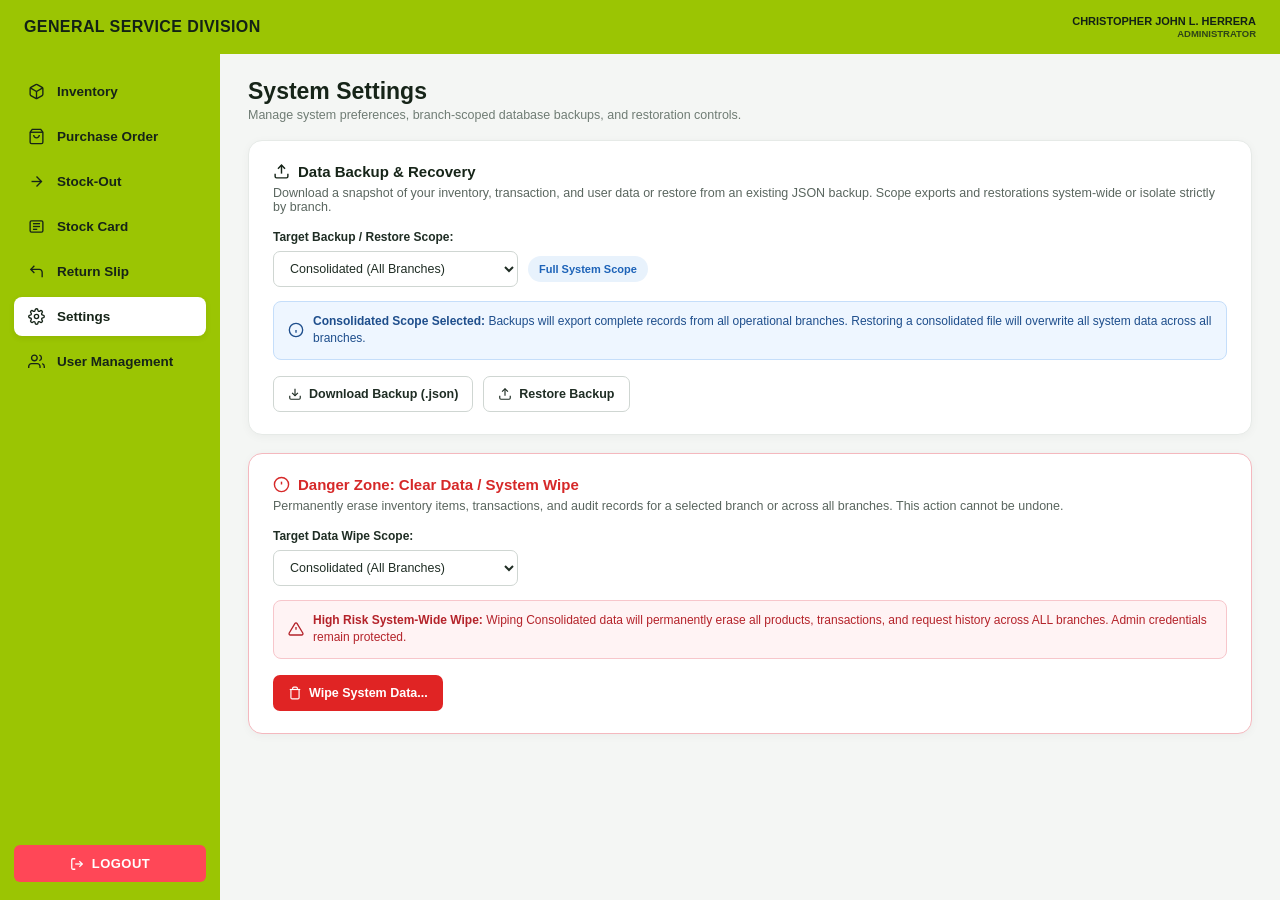
<file: GSD System/gsd-frontend/settings.html>
<!DOCTYPE html>
<html lang="en">
<head>
  <meta charset="UTF-8" />
  <meta name="viewport" content="width=device-width, initial-scale=1.0" />
  <title>System Settings — General Service Division</title>
  <style>
    /* =========================================
       RESET & BASE STYLES
       ========================================= */
    * {
      box-sizing: border-box;
      margin: 0;
      padding: 0;
      font-family: 'Segoe UI', Tahoma, Geneva, Verdana, sans-serif;
    }

    body {
      background-color: #f4f6f4;
      color: #1f2d24;
      display: flex;
      flex-direction: column;
      min-height: 100vh;
    }

    /* =========================================
       TOP HEADER BAR
       ========================================= */
    .topbar {
      background-color: #9bc503;
      height: 54px;
      padding: 0 24px;
      display: flex;
      align-items: center;
      justify-content: space-between;
      color: #132215;
      flex-shrink: 0;
    }

    .topbar-title {
      font-size: 16px;
      font-weight: 700;
      letter-spacing: 0.4px;
      text-transform: uppercase;
    }

    .user-info {
      text-align: right;
      line-height: 1.2;
    }

    .user-name {
      font-size: 11px;
      font-weight: 700;
      text-transform: uppercase;
      color: #132215;
    }

    .user-role {
      font-size: 9.5px;
      font-weight: 600;
      text-transform: uppercase;
      color: #2f4518;
    }

    /* =========================================
       MAIN LAYOUT WRAPPER
       ========================================= */
    .layout-container {
      display: flex;
      flex: 1;
    }

    /* =========================================
       SIDEBAR NAVIGATION
       ========================================= */
    .sidebar {
      width: 220px;
      background-color: #9bc503;
      display: flex;
      flex-direction: column;
      justify-content: space-between;
      padding: 18px 14px;
      flex-shrink: 0;
    }

    .nav-list {
      list-style: none;
      display: flex;
      flex-direction: column;
      gap: 6px;
    }

    .nav-item a {
      display: flex;
      align-items: center;
      gap: 12px;
      padding: 11px 14px;
      border-radius: 8px;
      text-decoration: none;
      color: #162418;
      font-size: 13.5px;
      font-weight: 600;
      transition: background-color 0.15s ease;
    }

    .nav-item a:hover {
      background-color: rgba(255, 255, 255, 0.35);
    }

    .nav-item.active a {
      background-color: #ffffff;
      color: #162418;
      box-shadow: 0 2px 6px rgba(0, 0, 0, 0.08);
    }

    .nav-icon {
      width: 17px;
      height: 17px;
      stroke: currentColor;
      fill: none;
      stroke-width: 1.9;
      flex-shrink: 0;
    }

    .logout-btn {
      display: flex;
      align-items: center;
      justify-content: center;
      gap: 8px;
      width: 100%;
      padding: 11px;
      background-color: #ff4757;
      color: #ffffff;
      border: none;
      border-radius: 6px;
      font-size: 13px;
      font-weight: 700;
      letter-spacing: 0.5px;
      cursor: pointer;
      text-transform: uppercase;
      transition: background-color 0.15s ease;
    }

    .logout-btn:hover {
      background-color: #e83e4d;
    }

    /* =========================================
       MAIN CONTENT AREA
       ========================================= */
    .main-content {
      flex: 1;
      padding: 24px 28px;
    }

    .page-header {
      margin-bottom: 18px;
    }

    .page-title {
      font-size: 23px;
      font-weight: 700;
      color: #162418;
      margin-bottom: 3px;
    }

    .page-subtitle {
      font-size: 12.5px;
      color: #6f7c74;
    }

    /* =========================================
       SETTINGS CARDS
       ========================================= */
    .settings-card {
      background-color: #ffffff;
      border-radius: 14px;
      padding: 22px 24px;
      margin-bottom: 18px;
      box-shadow: 0 2px 10px rgba(0, 0, 0, 0.04);
      border: 1px solid #e6eae7;
    }

    .settings-card.danger-card {
      border-color: #f4b8be;
      background-color: #ffffff;
    }

    .section-title-row {
      display: flex;
      align-items: center;
      gap: 8px;
      margin-bottom: 6px;
    }

    .section-title {
      font-size: 15px;
      font-weight: 700;
      color: #162418;
    }

    .danger-card .section-title {
      color: #d62828;
    }

    .section-desc {
      font-size: 12.5px;
      color: #5a665f;
      margin-bottom: 16px;
    }

    .scope-label {
      display: block;
      font-size: 12px;
      font-weight: 700;
      color: #1f2d24;
      margin-bottom: 7px;
    }

    .scope-controls {
      display: flex;
      align-items: center;
      gap: 10px;
      margin-bottom: 14px;
      flex-wrap: wrap;
    }

    .scope-select {
      height: 36px;
      min-width: 245px;
      padding: 0 12px;
      border: 1px solid #cfd6d2;
      border-radius: 7px;
      font-size: 12.5px;
      color: #1f2d24;
      background-color: #ffffff;
      outline: none;
      cursor: pointer;
    }

    .scope-select:focus {
      border-color: #7da100;
    }

    .scope-pill {
      display: inline-flex;
      align-items: center;
      height: 26px;
      padding: 0 11px;
      border-radius: 999px;
      background-color: #e8f2fc;
      color: #1d63b8;
      font-size: 11px;
      font-weight: 700;
    }

    .info-banner {
      display: flex;
      align-items: center;
      gap: 9px;
      padding: 11px 14px;
      border-radius: 8px;
      font-size: 12px;
      line-height: 1.45;
      margin-bottom: 16px;
    }

    .info-banner.blue {
      background-color: #eef6ff;
      border: 1px solid #c5defa;
      color: #1e4e8c;
    }

    .info-banner.red {
      background-color: #fff3f4;
      border: 1px solid #f7c6cb;
      color: #b4232a;
    }

    .info-banner strong {
      font-weight: 700;
    }

    .btn-row {
      display: flex;
      align-items: center;
      gap: 10px;
      flex-wrap: wrap;
    }

    .btn-outline {
      height: 36px;
      padding: 0 14px;
      border: 1px solid #cfd6d2;
      border-radius: 7px;
      background-color: #ffffff;
      color: #1f2d24;
      font-size: 12.5px;
      font-weight: 600;
      display: inline-flex;
      align-items: center;
      gap: 7px;
      cursor: pointer;
      transition: background-color 0.15s ease, border-color 0.15s ease;
    }

    .btn-outline:hover {
      background-color: #f5f7f6;
      border-color: #b5beb9;
    }

    .btn-wipe {
      height: 36px;
      padding: 0 15px;
      border: none;
      border-radius: 7px;
      background-color: #e02424;
      color: #ffffff;
      font-size: 12.5px;
      font-weight: 700;
      display: inline-flex;
      align-items: center;
      gap: 7px;
      cursor: pointer;
      transition: background-color 0.15s ease;
    }

    .btn-wipe:hover {
      background-color: #c81e1e;
    }

    /* =========================================
       CONFIRMATION MODAL FOR SYSTEM WIPE
       ========================================= */
    .modal-backdrop {
      position: fixed;
      inset: 0;
      background-color: rgba(0, 0, 0, 0.48);
      display: none;
      align-items: center;
      justify-content: center;
      z-index: 1000;
      padding: 16px;
    }

    .modal-backdrop.open {
      display: flex;
    }

    .modal-box {
      background-color: #ffffff;
      border-radius: 12px;
      width: 100%;
      max-width: 430px;
      padding: 22px 24px;
      box-shadow: 0 14px 34px rgba(0, 0, 0, 0.22);
    }

    .modal-title {
      font-size: 16px;
      font-weight: 700;
      color: #b4232a;
      margin-bottom: 8px;
    }

    .modal-text {
      font-size: 12.5px;
      color: #374151;
      line-height: 1.5;
      margin-bottom: 14px;
    }

    .modal-input {
      width: 100%;
      height: 36px;
      padding: 0 12px;
      border: 1px solid #cbd5e1;
      border-radius: 6px;
      font-size: 12.5px;
      margin-bottom: 14px;
    }

    .modal-actions {
      display: flex;
      justify-content: flex-end;
      gap: 10px;
    }

    /* Toast */
    .toast {
      position: fixed;
      bottom: 22px;
      right: 24px;
      background-color: #173322;
      color: #ffffff;
      padding: 11px 18px;
      border-radius: 8px;
      font-size: 12.5px;
      font-weight: 600;
      box-shadow: 0 6px 18px rgba(0, 0, 0, 0.18);
      opacity: 0;
      transform: translateY(10px);
      pointer-events: none;
      transition: opacity 0.2s ease, transform 0.2s ease;
      z-index: 1100;
    }

    .toast.error {
      background-color: #b4232a;
    }

    .toast.show {
      opacity: 1;
      transform: translateY(0);
    }

    @media (max-width: 820px) {
      .sidebar {
        width: 190px;
      }
      .scope-select {
        min-width: 100%;
      }
    }
  </style>
</head>
<body>

  <!-- TOP BAR -->
  <header class="topbar">
    <div class="topbar-title">GENERAL SERVICE DIVISION</div>
    <div class="user-info">
      <div class="user-name" id="headerUserName">CHRISTOPHER JOHN L. HERRERA</div>
      <div class="user-role" id="headerUserRole">ADMINISTRATOR</div>
    </div>
  </header>

  <!-- BODY WRAPPER -->
  <div class="layout-container">

    <!-- SIDEBAR -->
    <aside class="sidebar">
      <ul class="nav-list">
        <li class="nav-item">
          <a href="inventory.html">
            <svg class="nav-icon" viewBox="0 0 24 24">
              <path d="M21 16V8a2 2 0 0 0-1-1.73l-7-4a2 2 0 0 0-2 0l-7 4A2 2 0 0 0 3 8v8a2 2 0 0 0 1 1.73l7 4a2 2 0 0 0 2 0l7-4A2 2 0 0 0 21 16z"></path>
              <polyline points="3.27 6.96 12 12.01 20.73 6.96"></polyline>
              <line x1="12" y1="22.08" x2="12" y2="12"></line>
            </svg>
            <span>Inventory</span>
          </a>
        </li>
        <li class="nav-item">
          <a href="purchaseorder.html">
            <svg class="nav-icon" viewBox="0 0 24 24">
              <path d="M6 2L3 6v14a2 2 0 0 0 2 2h14a2 2 0 0 0 2-2V6l-3-4z"></path>
              <line x1="3" y1="6" x2="21" y2="6"></line>
              <path d="M16 10a4 4 0 0 1-8 0"></path>
            </svg>
            <span>Purchase Order</span>
          </a>
        </li>
        <li class="nav-item">
          <a href="stockout.html">
            <svg class="nav-icon" viewBox="0 0 24 24">
              <line x1="5" y1="12" x2="19" y2="12"></line>
              <polyline points="12 5 19 12 12 19"></polyline>
            </svg>
            <span>Stock-Out</span>
          </a>
        </li>
        <li class="nav-item">
          <a href="stockcard.html">
            <svg class="nav-icon" viewBox="0 0 24 24">
              <rect x="3" y="4" width="18" height="16" rx="2"></rect>
              <line x1="7" y1="8" x2="17" y2="8"></line>
              <line x1="7" y1="12" x2="17" y2="12"></line>
              <line x1="7" y1="16" x2="13" y2="16"></line>
            </svg>
            <span>Stock Card</span>
          </a>
        </li>
        <li class="nav-item">
          <a href="returnslip.html">
            <svg class="nav-icon" viewBox="0 0 24 24">
              <polyline points="9 14 4 9 9 4"></polyline>
              <path d="M20 20v-7a4 4 0 0 0-4-4H4"></path>
            </svg>
            <span>Return Slip</span>
          </a>
        </li>
        <li class="nav-item active">
          <a href="settings.html">
            <svg class="nav-icon" viewBox="0 0 24 24">
              <circle cx="12" cy="12" r="3"></circle>
              <path d="M19.4 15a1.65 1.65 0 0 0 .33 1.82l.06.06a2 2 0 0 1-2.83 2.83l-.06-.06a1.65 1.65 0 0 0-1.82-.33 1.65 1.65 0 0 0-1 1.51V21a2 2 0 0 1-4 0v-.09A1.65 1.65 0 0 0 9 19.4a1.65 1.65 0 0 0-1.82.33l-.06.06a2 2 0 0 1-2.83-2.83l.06-.06a1.65 1.65 0 0 0 .33-1.82 1.65 1.65 0 0 0-1.51-1H3a2 2 0 0 1 0-4h.09A1.65 1.65 0 0 0 4.6 9a1.65 1.65 0 0 0-.33-1.82l-.06-.06a2 2 0 0 1 2.83-2.83l.06.06a1.65 1.65 0 0 0 1.82.33H9a1.65 1.65 0 0 0 1-1.51V3a2 2 0 0 1 4 0v.09a1.65 1.65 0 0 0 1 1.51 1.65 1.65 0 0 0 1.82-.33l.06-.06a2 2 0 0 1 2.83 2.83l-.06.06a1.65 1.65 0 0 0-.33 1.82V9a1.65 1.65 0 0 0 1.51 1H21a2 2 0 0 1 0 4h-.09a1.65 1.65 0 0 0-1.51 1z"></path>
            </svg>
            <span>Settings</span>
          </a>
        </li>
        <li class="nav-item">
          <a href="usermanagement.html">
            <svg class="nav-icon" viewBox="0 0 24 24">
              <path d="M17 21v-2a4 4 0 0 0-4-4H5a4 4 0 0 0-4 4v2"></path>
              <circle cx="9" cy="7" r="4"></circle>
              <path d="M23 21v-2a4 4 0 0 0-3-3.87"></path>
              <path d="M16 3.13a4 4 0 0 1 0 7.75"></path>
            </svg>
            <span>User Management</span>
          </a>
        </li>
      </ul>

      <button type="button" class="logout-btn" id="logoutBtn">
        <svg width="14" height="14" viewBox="0 0 24 24" fill="none" stroke="currentColor" stroke-width="2.2">
          <path d="M9 21H5a2 2 0 0 1-2-2V5a2 2 0 0 1 2-2h4"></path>
          <polyline points="16 17 21 12 16 7"></polyline>
          <line x1="21" y1="12" x2="9" y2="12"></line>
        </svg>
        LOGOUT
      </button>
    </aside>

    <!-- MAIN CONTENT -->
    <main class="main-content">

      <div class="page-header">
        <h1 class="page-title">System Settings</h1>
        <p class="page-subtitle">Manage system preferences, branch-scoped database backups, and restoration controls.</p>
      </div>

      <!-- DATA BACKUP & RECOVERY CARD -->
      <section class="settings-card">
        <div class="section-title-row">
          <svg width="17" height="17" viewBox="0 0 24 24" fill="none" stroke="#162418" stroke-width="2">
            <path d="M21 15v4a2 2 0 0 1-2 2H5a2 2 0 0 1-2-2v-4"></path>
            <polyline points="17 8 12 3 7 8"></polyline>
            <line x1="12" y1="3" x2="12" y2="15"></line>
          </svg>
          <h2 class="section-title">Data Backup &amp; Recovery</h2>
        </div>
        <p class="section-desc">
          Download a snapshot of your inventory, transaction, and user data or restore from an existing JSON backup. Scope exports and restorations system-wide or isolate strictly by branch.
        </p>

        <label class="scope-label" for="backupScopeSelect">Target Backup / Restore Scope:</label>
        <div class="scope-controls">
          <select id="backupScopeSelect" class="scope-select">
            <option value="Consolidated (All Branches)" selected>Consolidated (All Branches)</option>
            <option value="Central Office - GSD">Central Office - GSD</option>
            <option value="OCBS Branch">OCBS Branch</option>
          </select>
          <span class="scope-pill" id="backupScopeBadge">Full System Scope</span>
        </div>

        <div class="info-banner blue" id="backupInfoBanner">
          <svg width="16" height="16" viewBox="0 0 24 24" fill="none" stroke="currentColor" stroke-width="2" style="flex-shrink:0;">
            <circle cx="12" cy="12" r="10"></circle>
            <line x1="12" y1="16" x2="12" y2="12"></line>
            <line x1="12" y1="8" x2="12.01" y2="8"></line>
          </svg>
          <span id="backupInfoText">
            <strong>Consolidated Scope Selected:</strong> Backups will export complete records from all operational branches. Restoring a consolidated file will overwrite all system data across all branches.
          </span>
        </div>

        <div class="btn-row">
          <button type="button" class="btn-outline" id="downloadBackupBtn">
            <svg width="14" height="14" viewBox="0 0 24 24" fill="none" stroke="currentColor" stroke-width="2">
              <path d="M21 15v4a2 2 0 0 1-2 2H5a2 2 0 0 1-2-2v-4"></path>
              <polyline points="7 10 12 15 17 10"></polyline>
              <line x1="12" y1="15" x2="12" y2="3"></line>
            </svg>
            Download Backup (.json)
          </button>

          <button type="button" class="btn-outline" id="restoreBackupBtn">
            <svg width="14" height="14" viewBox="0 0 24 24" fill="none" stroke="currentColor" stroke-width="2">
              <path d="M21 15v4a2 2 0 0 1-2 2H5a2 2 0 0 1-2-2v-4"></path>
              <polyline points="17 8 12 3 7 8"></polyline>
              <line x1="12" y1="3" x2="12" y2="15"></line>
            </svg>
            Restore Backup
          </button>
          <input type="file" id="restoreFileInput" accept=".json,application/json" style="display:none;" />
        </div>
      </section>

      <!-- DANGER ZONE CARD -->
      <section class="settings-card danger-card">
        <div class="section-title-row">
          <svg width="17" height="17" viewBox="0 0 24 24" fill="none" stroke="#d62828" stroke-width="2">
            <circle cx="12" cy="12" r="10"></circle>
            <line x1="12" y1="8" x2="12" y2="12"></line>
            <line x1="12" y1="16" x2="12.01" y2="16"></line>
          </svg>
          <h2 class="section-title">Danger Zone: Clear Data / System Wipe</h2>
        </div>
        <p class="section-desc">
          Permanently erase inventory items, transactions, and audit records for a selected branch or across all branches. This action cannot be undone.
        </p>

        <label class="scope-label" for="wipeScopeSelect">Target Data Wipe Scope:</label>
        <div class="scope-controls">
          <select id="wipeScopeSelect" class="scope-select">
            <option value="Consolidated (All Branches)" selected>Consolidated (All Branches)</option>
            <option value="Central Office - GSD">Central Office - GSD</option>
            <option value="OCBS Branch">OCBS Branch</option>
          </select>
        </div>

        <div class="info-banner red" id="wipeInfoBanner">
          <svg width="16" height="16" viewBox="0 0 24 24" fill="none" stroke="currentColor" stroke-width="2" style="flex-shrink:0;">
            <path d="M10.29 3.86L1.82 18a2 2 0 0 0 1.71 3h16.94a2 2 0 0 0 1.71-3L13.71 3.86a2 2 0 0 0-3.42 0z"></path>
            <line x1="12" y1="9" x2="12" y2="13"></line>
            <line x1="12" y1="17" x2="12.01" y2="17"></line>
          </svg>
          <span id="wipeInfoText">
            <strong>High Risk System-Wide Wipe:</strong> Wiping Consolidated data will permanently erase all products, transactions, and request history across ALL branches. Admin credentials remain protected.
          </span>
        </div>

        <button type="button" class="btn-wipe" id="openWipeModalBtn">
          <svg width="14" height="14" viewBox="0 0 24 24" fill="none" stroke="currentColor" stroke-width="2">
            <polyline points="3 6 5 6 21 6"></polyline>
            <path d="M19 6v14a2 2 0 0 1-2 2H7a2 2 0 0 1-2-2V6m3 0V4a2 2 0 0 1 2-2h4a2 2 0 0 1 2 2v2"></path>
          </svg>
          Wipe System Data...
        </button>
      </section>

    </main>
  </div>

  <!-- WIPE CONFIRMATION MODAL -->
  <div class="modal-backdrop" id="wipeModal">
    <div class="modal-box">
      <h3 class="modal-title">Confirm Data Wipe</h3>
      <p class="modal-text" id="wipeModalDesc">
        This will permanently erase inventory, purchase orders, stock-out/SRF logs, and return slip history for the selected scope. Type <strong>WIPE</strong> below to confirm.
      </p>
      <input type="text" id="wipeConfirmInput" class="modal-input" placeholder="Type WIPE to confirm" autocomplete="off" />
      <div class="modal-actions">
        <button type="button" class="btn-outline" id="cancelWipeBtn">Cancel</button>
        <button type="button" class="btn-wipe" id="confirmWipeBtn">Erase Data</button>
      </div>
    </div>
  </div>

  <!-- TOAST -->
  <div id="toast" class="toast"></div>

  <script>
    const STORAGE_KEYS = {
      INVENTORY: 'gsd_inventory',
      TRANSACTIONS: 'gsd_transactions',
      RECENT_PO: 'gsd_recent_po',
      RECENT_STOCKOUT: 'gsd_recent_stockout',
      RECENT_RETURN_SLIP: 'gsd_recent_return_slip',
      SETTINGS: 'gsd_settings',
      CURRENT_USER: 'gsd_current_user',
      USERS: 'gsd_users'
    };

    const backupScopeSelect = document.getElementById('backupScopeSelect');
    const backupScopeBadge = document.getElementById('backupScopeBadge');
    const backupInfoText = document.getElementById('backupInfoText');

    const wipeScopeSelect = document.getElementById('wipeScopeSelect');
    const wipeInfoText = document.getElementById('wipeInfoText');

    const downloadBackupBtn = document.getElementById('downloadBackupBtn');
    const restoreBackupBtn = document.getElementById('restoreBackupBtn');
    const restoreFileInput = document.getElementById('restoreFileInput');

    const openWipeModalBtn = document.getElementById('openWipeModalBtn');
    const wipeModal = document.getElementById('wipeModal');
    const wipeModalDesc = document.getElementById('wipeModalDesc');
    const wipeConfirmInput = document.getElementById('wipeConfirmInput');
    const cancelWipeBtn = document.getElementById('cancelWipeBtn');
    const confirmWipeBtn = document.getElementById('confirmWipeBtn');
    const logoutBtn = document.getElementById('logoutBtn');
    const toastEl = document.getElementById('toast');

    function showToast(message, isError = false) {
      toastEl.textContent = message;
      toastEl.classList.toggle('error', isError);
      toastEl.classList.add('show');
      setTimeout(() => {
        toastEl.classList.remove('show');
      }, 3200);
    }

    function updateBackupScopeUI() {
      const scope = backupScopeSelect.value;
      if (scope === 'Consolidated (All Branches)') {
        backupScopeBadge.textContent = 'Full System Scope';
        backupInfoText.innerHTML = '<strong>Consolidated Scope Selected:</strong> Backups will export complete records from all operational branches. Restoring a consolidated file will overwrite all system data across all branches.';
      } else {
        backupScopeBadge.textContent = 'Branch Scope';
        backupInfoText.innerHTML = `<strong>${scope} Selected:</strong> Backups and restorations will target records associated with <strong>${scope}</strong>.`;
      }
    }

    function updateWipeScopeUI() {
      const scope = wipeScopeSelect.value;
      if (scope === 'Consolidated (All Branches)') {
        wipeInfoText.innerHTML = '<strong>High Risk System-Wide Wipe:</strong> Wiping Consolidated data will permanently erase all products, transactions, and request history across ALL branches. Admin credentials remain protected.';
      } else {
        wipeInfoText.innerHTML = `<strong>Branch Data Wipe (${scope}):</strong> Wiping this scope will permanently erase inventory items, transactions, and audit records for <strong>${scope}</strong>. Admin credentials remain protected.`;
      }
    }

    backupScopeSelect.addEventListener('change', updateBackupScopeUI);
    wipeScopeSelect.addEventListener('change', updateWipeScopeUI);

    downloadBackupBtn.addEventListener('click', () => {
      const scope = backupScopeSelect.value;
      const snapshot = {
        exportedAt: new Date().toISOString(),
        scope: scope,
        gsd_inventory: JSON.parse(localStorage.getItem(STORAGE_KEYS.INVENTORY) || '[]'),
        gsd_transactions: JSON.parse(localStorage.getItem(STORAGE_KEYS.TRANSACTIONS) || '[]'),
        gsd_recent_po: JSON.parse(localStorage.getItem(STORAGE_KEYS.RECENT_PO) || 'null'),
        gsd_recent_stockout: JSON.parse(localStorage.getItem(STORAGE_KEYS.RECENT_STOCKOUT) || 'null'),
        gsd_recent_return_slip: JSON.parse(localStorage.getItem(STORAGE_KEYS.RECENT_RETURN_SLIP) || 'null'),
        gsd_settings: JSON.parse(localStorage.getItem(STORAGE_KEYS.SETTINGS) || '{}'),
        gsd_users: JSON.parse(localStorage.getItem(STORAGE_KEYS.USERS) || '[]')
      };

      const blob = new Blob([JSON.stringify(snapshot, null, 2)], { type: 'application/json' });
      const url = URL.createObjectURL(blob);
      const a = document.createElement('a');
      const safeScope = scope.replace(/[^a-zA-Z0-9]+/g, '_');
      a.href = url;
      a.download = `GSD_Backup_${safeScope}_${new Date().toISOString().slice(0, 10)}.json`;
      document.body.appendChild(a);
      a.click();
      document.body.removeChild(a);
      URL.revokeObjectURL(url);

      showToast(`Backup downloaded (${scope}).`);
    });

    restoreBackupBtn.addEventListener('click', () => {
      restoreFileInput.value = '';
      restoreFileInput.click();
    });

    restoreFileInput.addEventListener('change', (e) => {
      const file = e.target.files && e.target.files[0];
      if (!file) return;

      const reader = new FileReader();
      reader.onload = (event) => {
        try {
          const data = JSON.parse(String(event.target.result || '{}'));
          if (Array.isArray(data.gsd_inventory)) {
            localStorage.setItem(STORAGE_KEYS.INVENTORY, JSON.stringify(data.gsd_inventory));
          }
          if (Array.isArray(data.gsd_transactions)) {
            localStorage.setItem(STORAGE_KEYS.TRANSACTIONS, JSON.stringify(data.gsd_transactions));
          }
          if (data.gsd_recent_po) {
            localStorage.setItem(STORAGE_KEYS.RECENT_PO, JSON.stringify(data.gsd_recent_po));
          }
          if (data.gsd_recent_stockout) {
            localStorage.setItem(STORAGE_KEYS.RECENT_STOCKOUT, JSON.stringify(data.gsd_recent_stockout));
          }
          if (data.gsd_recent_return_slip) {
            localStorage.setItem(STORAGE_KEYS.RECENT_RETURN_SLIP, JSON.stringify(data.gsd_recent_return_slip));
          }
          if (data.gsd_settings) {
            localStorage.setItem(STORAGE_KEYS.SETTINGS, JSON.stringify(data.gsd_settings));
          }
          if (Array.isArray(data.gsd_users)) {
            localStorage.setItem(STORAGE_KEYS.USERS, JSON.stringify(data.gsd_users));
          }
          showToast('System backup restored successfully.');
        } catch (err) {
          showToast('Invalid JSON backup file.', true);
        }
      };
      reader.readAsText(file);
    });

    openWipeModalBtn.addEventListener('click', () => {
      const scope = wipeScopeSelect.value;
      wipeModalDesc.innerHTML = `You are about to erase data for <strong>${scope}</strong>. Admin credentials remain protected. Type <strong>WIPE</strong> below to proceed.`;
      wipeConfirmInput.value = '';
      wipeModal.classList.add('open');
      wipeConfirmInput.focus();
    });

    cancelWipeBtn.addEventListener('click', () => {
      wipeModal.classList.remove('open');
    });

    confirmWipeBtn.addEventListener('click', () => {
      if (wipeConfirmInput.value.trim() !== 'WIPE') {
        showToast('Please type WIPE to confirm.', true);
        return;
      }

      const scope = wipeScopeSelect.value;
      if (scope === 'Consolidated (All Branches)') {
        localStorage.removeItem(STORAGE_KEYS.INVENTORY);
        localStorage.removeItem(STORAGE_KEYS.TRANSACTIONS);
        localStorage.removeItem(STORAGE_KEYS.RECENT_PO);
        localStorage.removeItem(STORAGE_KEYS.RECENT_STOCKOUT);
        localStorage.removeItem(STORAGE_KEYS.RECENT_RETURN_SLIP);
      } else {
        const inv = JSON.parse(localStorage.getItem(STORAGE_KEYS.INVENTORY) || '[]');
        const txns = JSON.parse(localStorage.getItem(STORAGE_KEYS.TRANSACTIONS) || '[]');
        localStorage.setItem(
          STORAGE_KEYS.INVENTORY,
          JSON.stringify(inv.filter(i => (i.branch || 'Central Office - GSD') !== scope))
        );
        localStorage.setItem(
          STORAGE_KEYS.TRANSACTIONS,
          JSON.stringify(txns.filter(t => (t.branch || 'Central Office - GSD') !== scope))
        );
      }

      wipeModal.classList.remove('open');
      showToast(`Data wiped for scope: ${scope}.`);
    });

    logoutBtn.addEventListener('click', () => {
      if (confirm('Are you sure you want to logout?')) {
        window.location.href = 'index.html';
      }
    });

    document.addEventListener('DOMContentLoaded', () => {
      const savedUser = JSON.parse(localStorage.getItem(STORAGE_KEYS.CURRENT_USER) || 'null');
      if (savedUser) {
        if (savedUser.displayName) {
          document.getElementById('headerUserName').textContent = savedUser.displayName.toUpperCase();
        }
        if (savedUser.role) {
          document.getElementById('headerUserRole').textContent = savedUser.role.toUpperCase();
        }
      }
      updateBackupScopeUI();
      updateWipeScopeUI();
    });
  </script>
</body>
</html>
</file>
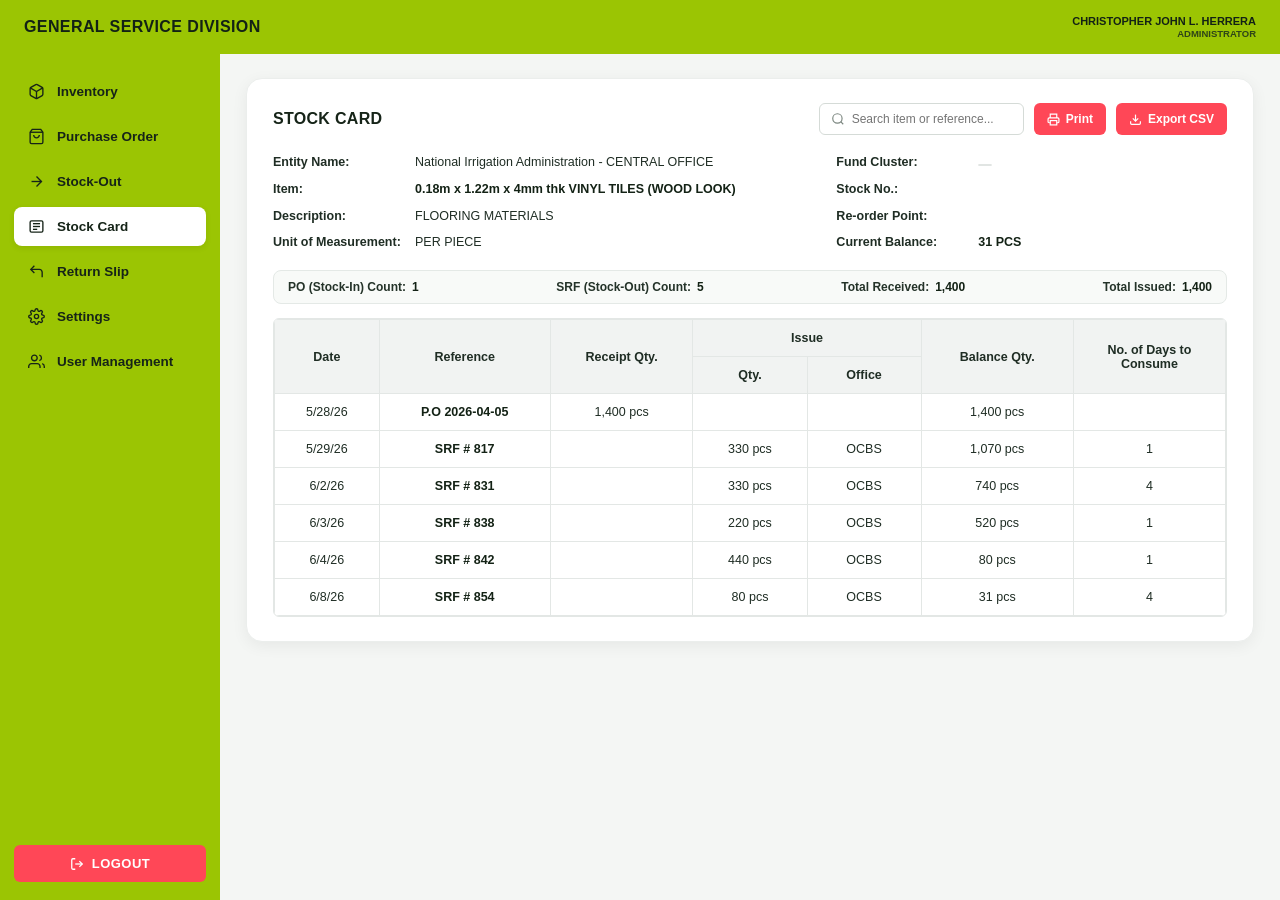
<file: GSD System/gsd-frontend/stockcard.html>
<!DOCTYPE html>
<html lang="en">
<head>
  <meta charset="UTF-8" />
  <meta name="viewport" content="width=device-width, initial-scale=1.0" />
  <title>Stock Card — General Service Division</title>
  <style>
    /* =========================================
       RESET & BASE STYLES
       ========================================= */
    * {
      box-sizing: border-box;
      margin: 0;
      padding: 0;
      font-family: 'Segoe UI', Tahoma, Geneva, Verdana, sans-serif;
    }

    body {
      background-color: #f4f6f4;
      color: #1f2d24;
      display: flex;
      flex-direction: column;
      min-height: 100vh;
    }

    /* =========================================
       TOP HEADER BAR
       ========================================= */
    .topbar {
      background-color: #9bc503;
      height: 54px;
      padding: 0 24px;
      display: flex;
      align-items: center;
      justify-content: space-between;
      color: #132215;
      flex-shrink: 0;
    }

    .topbar-title {
      font-size: 16px;
      font-weight: 700;
      letter-spacing: 0.4px;
      text-transform: uppercase;
    }

    .user-info {
      text-align: right;
      line-height: 1.2;
    }

    .user-name {
      font-size: 11px;
      font-weight: 700;
      text-transform: uppercase;
      color: #132215;
    }

    .user-role {
      font-size: 9.5px;
      font-weight: 600;
      text-transform: uppercase;
      color: #2f4518;
    }

    /* =========================================
       MAIN LAYOUT WRAPPER
       ========================================= */
    .layout-container {
      display: flex;
      flex: 1;
    }

    /* =========================================
       SIDEBAR NAVIGATION
       ========================================= */
    .sidebar {
      width: 220px;
      background-color: #9bc503;
      display: flex;
      flex-direction: column;
      justify-content: space-between;
      padding: 18px 14px;
      flex-shrink: 0;
    }

    .nav-list {
      list-style: none;
      display: flex;
      flex-direction: column;
      gap: 6px;
    }

    .nav-item a {
      display: flex;
      align-items: center;
      gap: 12px;
      padding: 11px 14px;
      border-radius: 8px;
      text-decoration: none;
      color: #162418;
      font-size: 13.5px;
      font-weight: 600;
      transition: background-color 0.15s ease;
    }

    .nav-item a:hover {
      background-color: rgba(255, 255, 255, 0.35);
    }

    .nav-item.active a {
      background-color: #ffffff;
      color: #162418;
      box-shadow: 0 2px 6px rgba(0, 0, 0, 0.08);
    }

    .nav-icon {
      width: 17px;
      height: 17px;
      stroke: currentColor;
      fill: none;
      stroke-width: 1.9;
      flex-shrink: 0;
    }

    .logout-btn {
      display: flex;
      align-items: center;
      justify-content: center;
      gap: 8px;
      width: 100%;
      padding: 11px;
      background-color: #ff4757;
      color: #ffffff;
      border: none;
      border-radius: 6px;
      font-size: 13px;
      font-weight: 700;
      letter-spacing: 0.5px;
      cursor: pointer;
      text-transform: uppercase;
      transition: background-color 0.15s ease;
    }

    .logout-btn:hover {
      background-color: #e83e4d;
    }

    /* =========================================
       MAIN CONTENT AREA & LEDGER CARD
       ========================================= */
    .main-content {
      flex: 1;
      padding: 24px 26px;
    }

    .ledger-card {
      background-color: #ffffff;
      border-radius: 16px;
      padding: 24px 26px;
      box-shadow: 0 4px 16px rgba(0, 0, 0, 0.06);
      border: 1px solid #ebeeec;
    }

    .ledger-header {
      display: flex;
      align-items: center;
      justify-content: space-between;
      gap: 16px;
      margin-bottom: 18px;
      flex-wrap: wrap;
    }

    .ledger-title {
      font-size: 16px;
      font-weight: 700;
      letter-spacing: 0.3px;
      color: #162418;
      text-transform: uppercase;
    }

    .toolbar-actions {
      display: flex;
      align-items: center;
      gap: 10px;
      flex-wrap: wrap;
    }

    .search-box-wrap {
      position: relative;
      display: flex;
      align-items: center;
    }

    .search-icon {
      position: absolute;
      left: 12px;
      width: 14px;
      height: 14px;
      stroke: #7c8780;
      fill: none;
      stroke-width: 2;
      pointer-events: none;
    }

    .search-input {
      height: 32px;
      width: 205px;
      padding: 0 12px 0 32px;
      border: 1px solid #d5dbd7;
      border-radius: 6px;
      font-size: 12px;
      color: #1f2d24;
      background-color: #ffffff;
      outline: none;
      transition: border-color 0.15s ease, width 0.15s ease;
    }

    .search-input:focus {
      border-color: #7da100;
      width: 240px;
    }

    .btn-action {
      height: 32px;
      padding: 0 13px;
      border: none;
      border-radius: 6px;
      font-size: 12px;
      font-weight: 700;
      color: #ffffff;
      display: inline-flex;
      align-items: center;
      gap: 6px;
      cursor: pointer;
      transition: opacity 0.15s ease;
    }

    .btn-action:hover {
      opacity: 0.9;
    }

    .btn-print,
    .btn-csv {
      background-color: #ff4757;
    }

    /* =========================================
       STOCK CARD METADATA GRID
       ========================================= */
    .meta-grid {
      display: grid;
      grid-template-columns: 1.35fr 1fr;
      gap: 8px 36px;
      margin-bottom: 18px;
      font-size: 12.5px;
      line-height: 1.5;
    }

    .meta-row {
      display: flex;
      align-items: baseline;
      gap: 10px;
    }

    .meta-label {
      min-width: 132px;
      font-weight: 700;
      color: #1f2d24;
    }

    .meta-value {
      color: #1f2d24;
    }

    .meta-value.bold {
      font-weight: 700;
      color: #132215;
    }

    .fund-badge {
      display: inline-block;
      background-color: #f0f2f1;
      border: 1px solid #e1e5e3;
      border-radius: 4px;
      padding: 0 6px;
      font-size: 11px;
      color: #48544d;
    }

    /* =========================================
       SUMMARY AUDIT STRIP (SCREEN ONLY)
       ========================================= */
    .audit-summary {
      display: flex;
      align-items: center;
      justify-content: space-between;
      gap: 12px;
      background-color: #f8faf8;
      border: 1px solid #e4e9e6;
      border-radius: 8px;
      padding: 9px 14px;
      margin-bottom: 14px;
      font-size: 12px;
      flex-wrap: wrap;
    }

    .audit-pill {
      display: inline-flex;
      align-items: center;
      gap: 6px;
      font-weight: 600;
      color: #243329;
    }

    .audit-pill strong {
      color: #132215;
    }

    /* =========================================
       STOCK CARD LEDGER TABLE
       ========================================= */
    .table-wrapper {
      width: 100%;
      overflow-x: auto;
      border: 1px solid #e3e7e5;
      border-radius: 6px;
    }

    table.stockcard-table {
      width: 100%;
      border-collapse: collapse;
      font-size: 12.5px;
      text-align: center;
    }

    table.stockcard-table th,
    table.stockcard-table td {
      border: 1px solid #e3e7e5;
      padding: 11px 12px;
      vertical-align: middle;
    }

    table.stockcard-table thead th {
      background-color: #f1f3f2;
      font-weight: 700;
      color: #1f2d24;
    }

    table.stockcard-table tbody tr:hover {
      background-color: #fafcfb;
    }

    .ref-po,
    .ref-srf {
      font-weight: 700;
      color: #132215;
    }

    .empty-ledger {
      text-align: center;
      padding: 28px 16px;
      color: #6f7c74;
      font-size: 13px;
    }

    /* =========================================
       PRINT STYLESHEET (Full-Page Stock Card Fit)
       ========================================= */
    @media print {
      @page {
        size: legal portrait;
        margin: 10mm;
      }

      html,
      body {
        width: 100% !important;
        height: 100% !important;
        background-color: #ffffff !important;
        color: #111827 !important;
        display: block !important;
      }

      .topbar,
      .sidebar,
      .toolbar-actions,
      .audit-summary,
      .logout-btn {
        display: none !important;
      }

      .layout-container,
      .main-content {
        display: block !important;
        width: 100% !important;
        min-height: 100% !important;
        padding: 0 !important;
        margin: 0 !important;
      }

      .ledger-card {
        width: 100% !important;
        min-height: 100% !important;
        box-shadow: none !important;
        border: none !important;
        border-radius: 0 !important;
        padding: 8px 6px !important;
        display: flex !important;
        flex-direction: column !important;
      }

      .ledger-header {
        justify-content: center !important;
        margin-bottom: 18px !important;
      }

      .ledger-title {
        font-size: 20px !important;
        font-weight: 700 !important;
        letter-spacing: 0.8px !important;
        text-align: center !important;
        color: #111827 !important;
      }

      .meta-grid {
        display: grid !important;
        grid-template-columns: 1.35fr 1fr !important;
        gap: 8px 36px !important;
        margin-bottom: 18px !important;
        font-size: 13.5px !important;
        line-height: 1.5 !important;
      }

      .meta-row {
        border-bottom: 1px solid #374151 !important;
        padding-bottom: 4px !important;
        gap: 10px !important;
      }

      .meta-label {
        min-width: 145px !important;
        font-size: 13.5px !important;
        font-weight: 700 !important;
        color: #111827 !important;
      }

      .meta-value {
        font-size: 13.5px !important;
        color: #111827 !important;
      }

      .fund-badge {
        background-color: transparent !important;
        border: none !important;
        padding: 0 !important;
        font-size: 13.5px !important;
        color: #111827 !important;
      }

      .table-wrapper {
        flex: 1 1 auto !important;
        width: 100% !important;
        border: 1.5px solid #1f2937 !important;
        border-radius: 0 !important;
        overflow: visible !important;
        display: flex !important;
      }

      table.stockcard-table {
        width: 100% !important;
        height: 100% !important;
        border-collapse: collapse !important;
        font-size: 13px !important;
      }

      table.stockcard-table th,
      table.stockcard-table td {
        border: 1px solid #374151 !important;
        padding: 12px 10px !important;
        color: #111827 !important;
      }

      table.stockcard-table thead th {
        background-color: #d9dee2 !important;
        font-size: 13px !important;
        font-weight: 700 !important;
        -webkit-print-color-adjust: exact;
        print-color-adjust: exact;
      }
    }

    @media (max-width: 960px) {
      .meta-grid {
        grid-template-columns: 1fr;
        gap: 6px;
      }
      .sidebar {
        width: 190px;
      }
    }
  </style>
</head>
<body>

  <!-- TOP BAR -->
  <header class="topbar">
    <div class="topbar-title">GENERAL SERVICE DIVISION</div>
    <div class="user-info">
      <div class="user-name" id="headerUserName">CHRISTOPHER JOHN L. HERRERA</div>
      <div class="user-role" id="headerUserRole">ADMINISTRATOR</div>
    </div>
  </header>

  <!-- BODY WRAPPER -->
  <div class="layout-container">

    <!-- SIDEBAR -->
    <aside class="sidebar">
      <ul class="nav-list">
        <li class="nav-item">
          <a href="inventory.html">
            <svg class="nav-icon" viewBox="0 0 24 24">
              <path d="M21 16V8a2 2 0 0 0-1-1.73l-7-4a2 2 0 0 0-2 0l-7 4A2 2 0 0 0 3 8v8a2 2 0 0 0 1 1.73l7 4a2 2 0 0 0 2 0l7-4A2 2 0 0 0 21 16z"></path>
              <polyline points="3.27 6.96 12 12.01 20.73 6.96"></polyline>
              <line x1="12" y1="22.08" x2="12" y2="12"></line>
            </svg>
            <span>Inventory</span>
          </a>
        </li>
        <li class="nav-item">
          <a href="purchaseorder.html">
            <svg class="nav-icon" viewBox="0 0 24 24">
              <path d="M6 2L3 6v14a2 2 0 0 0 2 2h14a2 2 0 0 0 2-2V6l-3-4z"></path>
              <line x1="3" y1="6" x2="21" y2="6"></line>
              <path d="M16 10a4 4 0 0 1-8 0"></path>
            </svg>
            <span>Purchase Order</span>
          </a>
        </li>
        <li class="nav-item">
          <a href="stockout.html">
            <svg class="nav-icon" viewBox="0 0 24 24">
              <line x1="5" y1="12" x2="19" y2="12"></line>
              <polyline points="12 5 19 12 12 19"></polyline>
            </svg>
            <span>Stock-Out</span>
          </a>
        </li>
        <li class="nav-item active">
          <a href="stockcard.html">
            <svg class="nav-icon" viewBox="0 0 24 24">
              <rect x="3" y="4" width="18" height="16" rx="2"></rect>
              <line x1="7" y1="8" x2="17" y2="8"></line>
              <line x1="7" y1="12" x2="17" y2="12"></line>
              <line x1="7" y1="16" x2="13" y2="16"></line>
            </svg>
            <span>Stock Card</span>
          </a>
        </li>
        <li class="nav-item">
          <a href="returnslip.html">
            <svg class="nav-icon" viewBox="0 0 24 24">
              <polyline points="9 14 4 9 9 4"></polyline>
              <path d="M20 20v-7a4 4 0 0 0-4-4H4"></path>
            </svg>
            <span>Return Slip</span>
          </a>
        </li>
        <li class="nav-item">
          <a href="settings.html">
            <svg class="nav-icon" viewBox="0 0 24 24">
              <circle cx="12" cy="12" r="3"></circle>
              <path d="M19.4 15a1.65 1.65 0 0 0 .33 1.82l.06.06a2 2 0 0 1-2.83 2.83l-.06-.06a1.65 1.65 0 0 0-1.82-.33 1.65 1.65 0 0 0-1 1.51V21a2 2 0 0 1-4 0v-.09A1.65 1.65 0 0 0 9 19.4a1.65 1.65 0 0 0-1.82.33l-.06.06a2 2 0 0 1-2.83-2.83l.06-.06a1.65 1.65 0 0 0 .33-1.82 1.65 1.65 0 0 0-1.51-1H3a2 2 0 0 1 0-4h.09A1.65 1.65 0 0 0 4.6 9a1.65 1.65 0 0 0-.33-1.82l-.06-.06a2 2 0 0 1 2.83-2.83l.06.06a1.65 1.65 0 0 0 1.82.33H9a1.65 1.65 0 0 0 1-1.51V3a2 2 0 0 1 4 0v.09a1.65 1.65 0 0 0 1 1.51 1.65 1.65 0 0 0 1.82-.33l.06-.06a2 2 0 0 1 2.83 2.83l-.06.06a1.65 1.65 0 0 0-.33 1.82V9a1.65 1.65 0 0 0 1.51 1H21a2 2 0 0 1 0 4h-.09a1.65 1.65 0 0 0-1.51 1z"></path>
            </svg>
            <span>Settings</span>
          </a>
        </li>
        <li class="nav-item">
          <a href="usermanagement.html">
            <svg class="nav-icon" viewBox="0 0 24 24">
              <path d="M17 21v-2a4 4 0 0 0-4-4H5a4 4 0 0 0-4 4v2"></path>
              <circle cx="9" cy="7" r="4"></circle>
              <path d="M23 21v-2a4 4 0 0 0-3-3.87"></path>
              <path d="M16 3.13a4 4 0 0 1 0 7.75"></path>
            </svg>
            <span>User Management</span>
          </a>
        </li>
      </ul>

      <button type="button" class="logout-btn" id="logoutBtn">
        <svg width="14" height="14" viewBox="0 0 24 24" fill="none" stroke="currentColor" stroke-width="2.2">
          <path d="M9 21H5a2 2 0 0 1-2-2V5a2 2 0 0 1 2-2h4"></path>
          <polyline points="16 17 21 12 16 7"></polyline>
          <line x1="21" y1="12" x2="9" y2="12"></line>
        </svg>
        LOGOUT
      </button>
    </aside>

    <!-- MAIN CONTENT -->
    <main class="main-content">
      <section class="ledger-card">

        <!-- CARD HEADER & ACTIONS -->
        <div class="ledger-header">
          <h1 class="ledger-title">STOCK CARD</h1>

          <div class="toolbar-actions">
            <div class="search-box-wrap">
              <svg class="search-icon" viewBox="0 0 24 24">
                <circle cx="11" cy="11" r="8"></circle>
                <line x1="21" y1="21" x2="16.65" y2="16.65"></line>
              </svg>
              <input
                type="text"
                id="stockCardSearch"
                class="search-input"
                list="stockCardItemList"
                placeholder="Search item or reference..."
                autocomplete="off"
              />
              <datalist id="stockCardItemList"></datalist>
            </div>

            <button type="button" class="btn-action btn-print" id="printBtn">
              <svg width="13" height="13" viewBox="0 0 24 24" fill="none" stroke="currentColor" stroke-width="2.2">
                <polyline points="6 9 6 2 18 2 18 9"></polyline>
                <path d="M6 18H4a2 2 0 0 1-2-2v-5a2 2 0 0 1 2-2h16a2 2 0 0 1 2 2v5a2 2 0 0 1-2 2h-2"></path>
                <rect x="6" y="14" width="12" height="8"></rect>
              </svg>
              Print
            </button>

            <button type="button" class="btn-action btn-csv" id="exportCsvBtn">
              <svg width="13" height="13" viewBox="0 0 24 24" fill="none" stroke="currentColor" stroke-width="2.2">
                <path d="M21 15v4a2 2 0 0 1-2 2H5a2 2 0 0 1-2-2v-4"></path>
                <polyline points="7 10 12 15 17 10"></polyline>
                <line x1="12" y1="15" x2="12" y2="3"></line>
              </svg>
              Export CSV
            </button>
          </div>
        </div>

        <!-- STOCK CARD METADATA -->
        <div class="meta-grid">
          <div class="meta-row">
            <span class="meta-label">Entity Name:</span>
            <span class="meta-value" id="metaEntityName">National Irrigation Administration - CENTRAL OFFICE</span>
          </div>
          <div class="meta-row">
            <span class="meta-label">Fund Cluster:</span>
            <span class="meta-value"><span class="fund-badge" id="metaFundCluster"></span></span>
          </div>

          <div class="meta-row">
            <span class="meta-label">Item:</span>
            <span class="meta-value bold" id="metaItemName">0.18m x 1.22m x 4mm thk VINYL TILES (WOOD LOOK)</span>
          </div>
          <div class="meta-row">
            <span class="meta-label">Stock No.:</span>
            <span class="meta-value" id="metaStockNo"></span>
          </div>

          <div class="meta-row">
            <span class="meta-label">Description:</span>
            <span class="meta-value" id="metaDescription">FLOORING MATERIALS</span>
          </div>
          <div class="meta-row">
            <span class="meta-label">Re-order Point:</span>
            <span class="meta-value" id="metaReorderPoint"></span>
          </div>

          <div class="meta-row">
            <span class="meta-label">Unit of Measurement:</span>
            <span class="meta-value" id="metaUnit">PER PIECE</span>
          </div>
          <div class="meta-row">
            <span class="meta-label">Current Balance:</span>
            <span class="meta-value bold" id="metaCurrentBalance">31 PCS</span>
          </div>
        </div>

        <!-- AUDIT TRAIL SUMMARY BAR (Screen Only) -->
        <div class="audit-summary" id="auditSummary">
          <span class="audit-pill">PO (Stock-In) Count: <strong id="poCount">1</strong></span>
          <span class="audit-pill">SRF (Stock-Out) Count: <strong id="srfCount">5</strong></span>
          <span class="audit-pill">Total Received: <strong id="totalReceived">1400</strong></span>
          <span class="audit-pill">Total Issued: <strong id="totalIssued">1369</strong></span>
        </div>

        <!-- LEDGER TABLE -->
        <div class="table-wrapper">
          <table class="stockcard-table" id="stockCardTable">
            <thead>
              <tr>
                <th rowspan="2" style="width: 11%;">Date</th>
                <th rowspan="2" style="width: 18%;">Reference</th>
                <th rowspan="2" style="width: 15%;">Receipt Qty.</th>
                <th colspan="2" style="width: 24%;">Issue</th>
                <th rowspan="2" style="width: 16%;">Balance Qty.</th>
                <th rowspan="2" style="width: 16%;">No. of Days to Consume</th>
              </tr>
              <tr>
                <th style="width: 12%;">Qty.</th>
                <th style="width: 12%;">Office</th>
              </tr>
            </thead>
            <tbody id="stockCardBody">
              <!-- Populated dynamically -->
            </tbody>
          </table>
        </div>

      </section>
    </main>
  </div>

  <script>
    const STORAGE_KEYS = {
      INVENTORY: 'gsd_inventory',
      TRANSACTIONS: 'gsd_transactions',
      SETTINGS: 'gsd_settings',
      CURRENT_USER: 'gsd_current_user'
    };

    const DEFAULT_ITEMS_CATALOG = [
      {
        stockNo: '',
        itemName: '0.18m x 1.22m x 4mm thk VINYL TILES (WOOD LOOK)',
        aliases: ['VINYL TILES', 'VINLYN TILES', 'VINYL TILE', 'WOOD LOOK'],
        description: 'FLOORING MATERIALS',
        unit: 'PER PIECE',
        unitShort: 'pcs',
        reorderPoint: '',
        entries: [
          { date: '5/28/26', rawDate: '2026-05-28', type: 'PO', reference: 'P.O 2026-04-05', receiptQty: 1400, issueQty: null, office: null, balanceQty: 1400, daysToConsume: null },
          { date: '5/29/26', rawDate: '2026-05-29', type: 'SRF', reference: 'SRF # 817', receiptQty: null, issueQty: 330, office: 'OCBS', balanceQty: 1070, daysToConsume: 1 },
          { date: '6/2/26', rawDate: '2026-06-02', type: 'SRF', reference: 'SRF # 831', receiptQty: null, issueQty: 330, office: 'OCBS', balanceQty: 740, daysToConsume: 4 },
          { date: '6/3/26', rawDate: '2026-06-03', type: 'SRF', reference: 'SRF # 838', receiptQty: null, issueQty: 220, office: 'OCBS', balanceQty: 520, daysToConsume: 1 },
          { date: '6/4/26', rawDate: '2026-06-04', type: 'SRF', reference: 'SRF # 842', receiptQty: null, issueQty: 440, office: 'OCBS', balanceQty: 80, daysToConsume: 1 },
          { date: '6/8/26', rawDate: '2026-06-08', type: 'SRF', reference: 'SRF # 854', receiptQty: null, issueQty: 80, office: 'OCBS', balanceQty: 31, daysToConsume: 4 }
        ]
      }
    ];

    const searchInput = document.getElementById('stockCardSearch');
    const itemDatalist = document.getElementById('stockCardItemList');
    const stockCardBody = document.getElementById('stockCardBody');

    const metaEntityName = document.getElementById('metaEntityName');
    const metaFundCluster = document.getElementById('metaFundCluster');
    const metaItemName = document.getElementById('metaItemName');
    const metaUnit = document.getElementById('metaUnit');
    const metaDescription = document.getElementById('metaDescription');
    const metaReorderPoint = document.getElementById('metaReorderPoint');
    const metaStockNo = document.getElementById('metaStockNo');
    const metaCurrentBalance = document.getElementById('metaCurrentBalance');

    const poCountEl = document.getElementById('poCount');
    const srfCountEl = document.getElementById('srfCount');
    const totalReceivedEl = document.getElementById('totalReceived');
    const totalIssuedEl = document.getElementById('totalIssued');

    const printBtn = document.getElementById('printBtn');
    const exportCsvBtn = document.getElementById('exportCsvBtn');
    const logoutBtn = document.getElementById('logoutBtn');

    let activeStockCardData = null;

    function parseFlexibleDate(dateStr) {
      if (!dateStr) return null;
      if (/^\d{4}-\d{2}-\d{2}$/.test(dateStr)) {
        const [y, m, d] = dateStr.split('-').map(Number);
        return new Date(y, m - 1, d);
      }
      const parts = dateStr.split(/[\/\-]/).map(Number);
      if (parts.length === 3) {
        let [a, b, c] = parts;
        if (c < 100) c += 2000;
        if (a > 12) return new Date(c, b - 1, a);
        return new Date(c, a - 1, b);
      }
      const parsed = new Date(dateStr);
      return isNaN(parsed.getTime()) ? null : parsed;
    }

    function formatShortDate(dateObj) {
      if (!dateObj || isNaN(dateObj.getTime())) return '';
      const m = dateObj.getMonth() + 1;
      const d = dateObj.getDate();
      const yy = String(dateObj.getFullYear()).slice(-2);
      return `${m}/${d}/${yy}`;
    }

    function computeDaysBetween(prevDateStr, currDateStr) {
      const d1 = parseFlexibleDate(prevDateStr);
      const d2 = parseFlexibleDate(currDateStr);
      if (!d1 || !d2) return 1;
      const diffDays = Math.round((d2.getTime() - d1.getTime()) / (1000 * 60 * 60 * 24));
      return diffDays >= 0 ? diffDays : 0;
    }

    function formatNumberWithCommas(num) {
      return Number(num).toLocaleString('en-US');
    }

    function escapeHtml(str) {
      const div = document.createElement('div');
      div.textContent = String(str ?? '');
      return div.innerHTML;
    }

    function buildAllStockCards() {
      const inventory = JSON.parse(localStorage.getItem(STORAGE_KEYS.INVENTORY) || '[]');
      const transactions = JSON.parse(localStorage.getItem(STORAGE_KEYS.TRANSACTIONS) || '[]');

      const cardsMap = new Map();

      DEFAULT_ITEMS_CATALOG.forEach(sample => {
        const key = sample.itemName.toUpperCase();
        cardsMap.set(key, {
          stockNo: sample.stockNo,
          itemName: sample.itemName,
          aliases: sample.aliases,
          description: sample.description,
          unit: sample.unit,
          unitShort: sample.unitShort,
          reorderPoint: sample.reorderPoint,
          entries: [...sample.entries],
          isDefaultSample: true
        });
      });

      inventory.forEach(invItem => {
        const nameUpper = (invItem.productName || '').trim().toUpperCase();
        if (!nameUpper) return;

        const existingKey = Array.from(cardsMap.keys()).find(k =>
          k === nameUpper || (cardsMap.get(k).aliases || []).some(a => nameUpper.includes(a))
        );

        if (!existingKey) {
          cardsMap.set(nameUpper, {
            stockNo: invItem.stockNo || '',
            itemName: nameUpper,
            aliases: [],
            description: (invItem.category || '').toUpperCase(),
            unit: invItem.unit ? `PER ${String(invItem.unit).toUpperCase()}` : 'PER PIECE',
            unitShort: (invItem.unit || 'pcs').toLowerCase(),
            reorderPoint: invItem.reorderPoint ? `${invItem.reorderPoint} ${String(invItem.unit || 'PCS').toUpperCase()}` : '',
            entries: []
          });
        }
      });

      const txnsByItem = new Map();

      [...transactions].reverse().forEach(txn => {
        const prodUpper = (txn.productName || '').trim().toUpperCase();
        if (!prodUpper) return;

        let targetKey = prodUpper;
        for (const [k, card] of cardsMap.entries()) {
          if (k === prodUpper || (card.aliases || []).some(a => prodUpper.includes(a) || k.includes(prodUpper))) {
            targetKey = k;
            break;
          }
        }

        if (!cardsMap.has(targetKey)) {
          cardsMap.set(targetKey, {
            stockNo: '',
            itemName: prodUpper,
            aliases: [],
            description: (txn.category || '').toUpperCase(),
            unit: txn.unit ? `PER ${String(txn.unit).toUpperCase()}` : 'PER PIECE',
            unitShort: (txn.unit || 'pcs').toLowerCase(),
            reorderPoint: ''
          });
        }

        if (!txnsByItem.has(targetKey)) {
          txnsByItem.set(targetKey, []);
        }
        txnsByItem.get(targetKey).push(txn);
      });

      cardsMap.forEach((card, key) => {
        const liveTxns = txnsByItem.get(key) || [];
        if (liveTxns.length === 0) return;

        let runningBalance = 0;
        let lastIssueDateStr = null;

        const computedEntries = liveTxns.map(txn => {
          const parsedDate = parseFlexibleDate(txn.date);
          const displayDate = parsedDate ? formatShortDate(parsedDate) : (txn.date || '');
          const isReceipt = txn.type === 'IN' || txn.type === 'PO' || txn.type === 'RETURN';

          let receiptQty = null;
          let issueQty = null;
          let office = null;
          let daysToConsume = null;

          if (isReceipt) {
            receiptQty = Number(txn.quantity) || 0;
            runningBalance += receiptQty;
          } else {
            issueQty = Number(txn.quantity) || 0;
            runningBalance = Math.max(0, runningBalance - issueQty);
            office = txn.office || '';
            daysToConsume = lastIssueDateStr ? computeDaysBetween(lastIssueDateStr, txn.date) : 1;
            lastIssueDateStr = txn.date;
          }

          return {
            date: displayDate,
            rawDate: txn.date,
            type: isReceipt ? 'PO' : 'SRF',
            reference: txn.reference || (isReceipt ? 'PO' : 'SRF'),
            receiptQty,
            issueQty,
            office,
            balanceQty: typeof txn.balance === 'number' ? txn.balance : runningBalance,
            daysToConsume
          };
        });

        if (card.entries && card.entries.length > 0 && card.isDefaultSample) {
          let bal = card.entries[card.entries.length - 1].balanceQty;
          const appended = computedEntries.map(e => {
            if (e.receiptQty) bal += e.receiptQty;
            if (e.issueQty) bal = Math.max(0, bal - e.issueQty);
            return { ...e, balanceQty: bal };
          });
          card.entries = [...card.entries, ...appended];
        } else {
          card.entries = computedEntries;
        }
      });

      return Array.from(cardsMap.values());
    }

    function populateSearchSuggestions(cards) {
      itemDatalist.innerHTML = '';
      cards.forEach(card => {
        const opt = document.createElement('option');
        opt.value = card.itemName;
        itemDatalist.appendChild(opt);
      });
    }

    function renderStockCard(query = '') {
      const allCards = buildAllStockCards();
      populateSearchSuggestions(allCards);

      const trimmedQuery = query.trim().toLowerCase();
      let selectedCard = allCards[0];

      if (trimmedQuery) {
        const matched = allCards.find(card => {
          const nameMatch = card.itemName.toLowerCase().includes(trimmedQuery);
          const stockNoMatch = (card.stockNo || '').toLowerCase().includes(trimmedQuery);
          const descMatch = (card.description || '').toLowerCase().includes(trimmedQuery);
          const aliasMatch = (card.aliases || []).some(a => a.toLowerCase().includes(trimmedQuery));
          const refMatch = (card.entries || []).some(ent => (ent.reference || '').toLowerCase().includes(trimmedQuery));
          return nameMatch || stockNoMatch || descMatch || aliasMatch || refMatch;
        });

        if (matched) {
          selectedCard = matched;
        } else {
          activeStockCardData = null;
          metaItemName.textContent = query.toUpperCase();
          metaDescription.textContent = '';
          metaStockNo.textContent = '';
          metaReorderPoint.textContent = '';
          metaCurrentBalance.textContent = '';
          poCountEl.textContent = '0';
          srfCountEl.textContent = '0';
          totalReceivedEl.textContent = '0';
          totalIssuedEl.textContent = '0';
          stockCardBody.innerHTML = `
            <tr>
              <td colspan="7" class="empty-ledger">
                No stock card records found matching "<strong>${escapeHtml(query)}</strong>".
              </td>
            </tr>
          `;
          return;
        }
      }

      activeStockCardData = selectedCard;
      const entries = selectedCard.entries || [];
      const unitLabel = selectedCard.unitShort || 'pcs';

      let poCount = 0;
      let srfCount = 0;
      let totalReceived = 0;
      let totalIssued = 0;

      entries.forEach(ent => {
        if (ent.receiptQty && ent.receiptQty > 0) {
          poCount += 1;
          totalReceived += Number(ent.receiptQty);
        }
        if (ent.issueQty && ent.issueQty > 0) {
          srfCount += 1;
          totalIssued += Number(ent.issueQty);
        }
      });

      const latestBalance = entries.length > 0 ? entries[entries.length - 1].balanceQty : 0;

      metaItemName.textContent = selectedCard.itemName;
      metaDescription.textContent = selectedCard.description;
      metaStockNo.textContent = selectedCard.stockNo;
      metaUnit.textContent = selectedCard.unit;
      metaReorderPoint.textContent = selectedCard.reorderPoint;
      metaCurrentBalance.textContent = `${formatNumberWithCommas(latestBalance)} ${unitLabel.toUpperCase()}`;

      poCountEl.textContent = poCount;
      srfCountEl.textContent = srfCount;
      totalReceivedEl.textContent = formatNumberWithCommas(totalReceived);
      totalIssuedEl.textContent = formatNumberWithCommas(totalIssued);

      if (entries.length === 0) {
        stockCardBody.innerHTML = `
          <tr>
            <td colspan="7" class="empty-ledger">
              No Purchase Order (PO) or Stock-Out (SRF) transactions recorded yet for this item.
            </td>
          </tr>
        `;
        return;
      }

      stockCardBody.innerHTML = entries.map(ent => {
        const isReceipt = ent.receiptQty !== null && ent.receiptQty !== undefined && Number(ent.receiptQty) > 0;
        const receiptCell = isReceipt ? `${formatNumberWithCommas(ent.receiptQty)} ${unitLabel}` : '';
        const issueQtyCell = (!isReceipt && ent.issueQty !== null && ent.issueQty !== undefined) ? `${formatNumberWithCommas(ent.issueQty)} ${unitLabel}` : '';
        const officeCell = (!isReceipt && ent.office) ? escapeHtml(ent.office) : '';
        const balanceCell = `${formatNumberWithCommas(ent.balanceQty)} ${unitLabel}`;
        const daysCell = (!isReceipt && ent.daysToConsume !== null && ent.daysToConsume !== undefined) ? `${ent.daysToConsume}` : '';
        const refClass = isReceipt ? 'ref-po' : 'ref-srf';

        return `
          <tr>
            <td>${escapeHtml(ent.date)}</td>
            <td class="${refClass}">${escapeHtml(ent.reference)}</td>
            <td>${receiptCell}</td>
            <td>${issueQtyCell}</td>
            <td>${officeCell}</td>
            <td>${balanceCell}</td>
            <td>${daysCell}</td>
          </tr>
        `;
      }).join('');
    }

    function exportStockCardCsv() {
      if (!activeStockCardData) return;

      const card = activeStockCardData;
      const unitLabel = card.unitShort || 'pcs';
      const rows = [
        ['Entity Name', metaEntityName.textContent],
        ['Item', card.itemName],
        ['Description', card.description],
        ['Stock No.', card.stockNo],
        ['Unit of Measurement', card.unit],
        ['Re-order Point', card.reorderPoint],
        [],
        ['Date', 'Reference', 'Receipt Qty.', 'Issue Qty.', 'Issue Office', 'Balance Qty.', 'No. of Days to Consume']
      ];

      (card.entries || []).forEach(ent => {
        const isReceipt = ent.receiptQty && Number(ent.receiptQty) > 0;
        rows.push([
          ent.date,
          ent.reference,
          isReceipt ? `${ent.receiptQty} ${unitLabel}` : '',
          !isReceipt && ent.issueQty ? `${ent.issueQty} ${unitLabel}` : '',
          !isReceipt && ent.office ? ent.office : '',
          `${ent.balanceQty} ${unitLabel}`,
          !isReceipt && ent.daysToConsume !== null ? ent.daysToConsume : ''
        ]);
      });

      const csvContent = rows
        .map(row => row.map(cell => `"${String(cell ?? '').replace(/"/g, '""')}"`).join(','))
        .join('\n');

      const blob = new Blob([csvContent], { type: 'text/csv;charset=utf-8;' });
      const url = URL.createObjectURL(blob);
      const link = document.createElement('a');
      link.href = url;
      link.download = `StockCard_${(card.itemName || 'Item').replace(/[^a-zA-Z0-9-_]/g, '_')}.csv`;
      document.body.appendChild(link);
      link.click();
      document.body.removeChild(link);
      URL.revokeObjectURL(url);
    }

    searchInput.addEventListener('input', (e) => {
      renderStockCard(e.target.value);
    });

    printBtn.addEventListener('click', () => {
      window.print();
    });

    exportCsvBtn.addEventListener('click', exportStockCardCsv);

    logoutBtn.addEventListener('click', () => {
      if (confirm('Are you sure you want to logout?')) {
        window.location.href = 'index.html';
      }
    });

    document.addEventListener('DOMContentLoaded', () => {
      const savedUser = JSON.parse(localStorage.getItem(STORAGE_KEYS.CURRENT_USER) || 'null');
      if (savedUser) {
        if (savedUser.displayName) {
          document.getElementById('headerUserName').textContent = savedUser.displayName.toUpperCase();
        }
        if (savedUser.role) {
          document.getElementById('headerUserRole').textContent = savedUser.role.toUpperCase();
        }
      }

      const savedSettings = JSON.parse(localStorage.getItem(STORAGE_KEYS.SETTINGS) || 'null');
      if (savedSettings) {
        if (savedSettings.entityName) metaEntityName.textContent = savedSettings.entityName;
        if (savedSettings.fundCluster) metaFundCluster.textContent = savedSettings.fundCluster;
      }

      const params = new URLSearchParams(window.location.search);
      const itemParam = params.get('item');
      if (itemParam) {
        searchInput.value = itemParam;
        renderStockCard(itemParam);
      } else {
        renderStockCard('');
      }
    });
  </script>
</body>
</html>
</file>
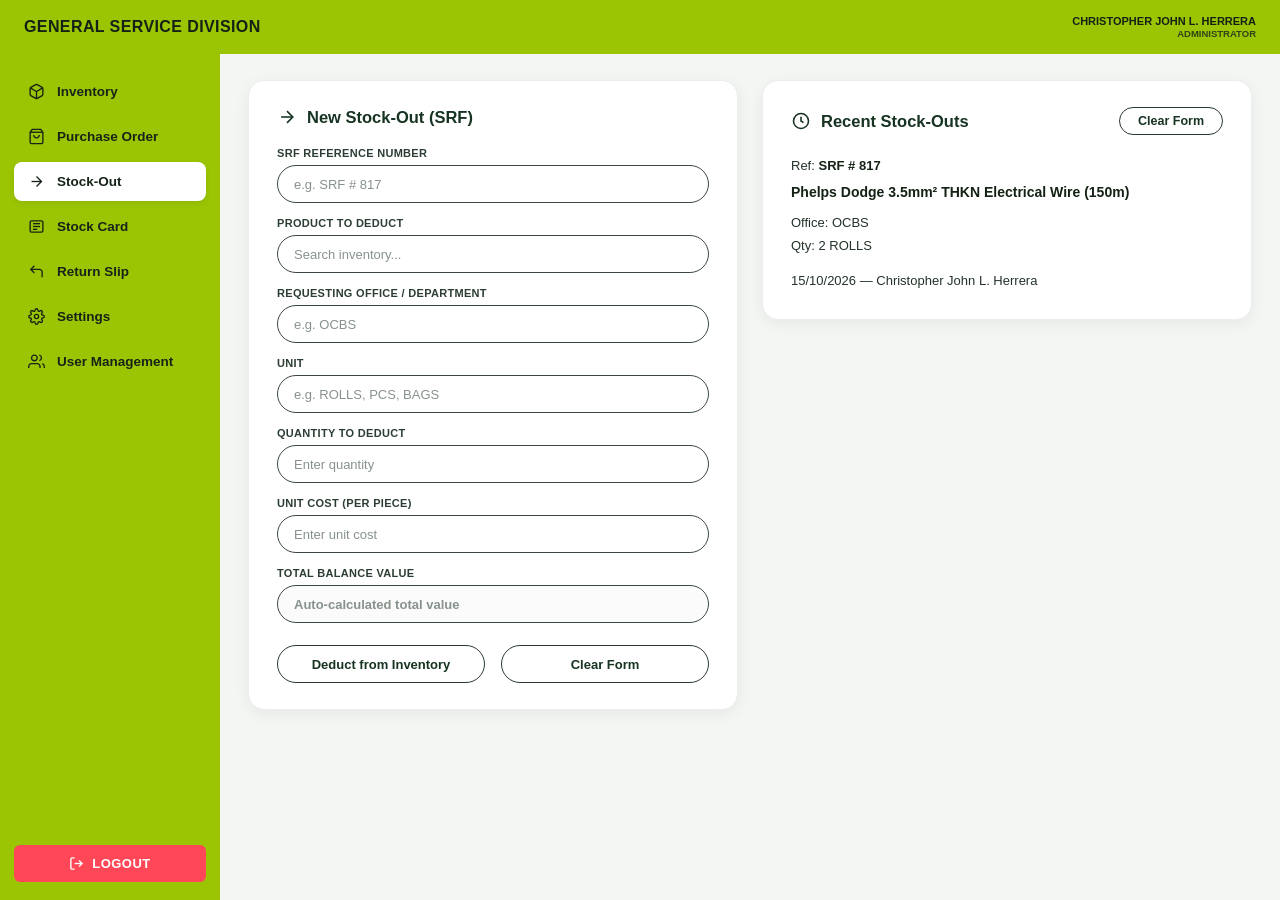
<file: GSD System/gsd-frontend/stockout.html>
<!DOCTYPE html>
<html lang="en">
<head>
  <meta charset="UTF-8" />
  <meta name="viewport" content="width=device-width, initial-scale=1.0" />
  <title>Stock-Out — General Service Division</title>
  <style>
    /* =========================================
       RESET & BASE STYLES
       ========================================= */
    * {
      box-sizing: border-box;
      margin: 0;
      padding: 0;
      font-family: 'Segoe UI', Tahoma, Geneva, Verdana, sans-serif;
    }

    body {
      background-color: #f4f6f4;
      color: #1f2d24;
      display: flex;
      flex-direction: column;
      min-height: 100vh;
    }

    /* =========================================
       TOP HEADER BAR
       ========================================= */
    .topbar {
      background-color: #9bc503;
      height: 54px;
      padding: 0 24px;
      display: flex;
      align-items: center;
      justify-content: space-between;
      color: #132215;
      flex-shrink: 0;
    }

    .topbar-title {
      font-size: 16px;
      font-weight: 700;
      letter-spacing: 0.4px;
      text-transform: uppercase;
    }

    .user-info {
      text-align: right;
      line-height: 1.2;
    }

    .user-name {
      font-size: 11px;
      font-weight: 700;
      text-transform: uppercase;
      color: #132215;
    }

    .user-role {
      font-size: 9.5px;
      font-weight: 600;
      text-transform: uppercase;
      color: #2f4518;
    }

    /* =========================================
       MAIN LAYOUT WRAPPER
       ========================================= */
    .layout-container {
      display: flex;
      flex: 1;
    }

    /* =========================================
       SIDEBAR NAVIGATION
       ========================================= */
    .sidebar {
      width: 220px;
      background-color: #9bc503;
      display: flex;
      flex-direction: column;
      justify-content: space-between;
      padding: 18px 14px;
      flex-shrink: 0;
    }

    .nav-list {
      list-style: none;
      display: flex;
      flex-direction: column;
      gap: 6px;
    }

    .nav-item a {
      display: flex;
      align-items: center;
      gap: 12px;
      padding: 11px 14px;
      border-radius: 8px;
      text-decoration: none;
      color: #162418;
      font-size: 13.5px;
      font-weight: 600;
      transition: background-color 0.15s ease;
    }

    .nav-item a:hover {
      background-color: rgba(255, 255, 255, 0.35);
    }

    .nav-item.active a {
      background-color: #ffffff;
      color: #162418;
      box-shadow: 0 2px 6px rgba(0, 0, 0, 0.08);
    }

    .nav-icon {
      width: 17px;
      height: 17px;
      stroke: currentColor;
      fill: none;
      stroke-width: 1.9;
      flex-shrink: 0;
    }

    .logout-btn {
      display: flex;
      align-items: center;
      justify-content: center;
      gap: 8px;
      width: 100%;
      padding: 11px;
      background-color: #ff4757;
      color: #ffffff;
      border: none;
      border-radius: 6px;
      font-size: 13px;
      font-weight: 700;
      letter-spacing: 0.5px;
      cursor: pointer;
      text-transform: uppercase;
      transition: background-color 0.15s ease;
    }

    .logout-btn:hover {
      background-color: #e83e4d;
    }

    /* =========================================
       MAIN CONTENT AREA & CARDS
       ========================================= */
    .main-content {
      flex: 1;
      padding: 26px 28px;
      display: grid;
      grid-template-columns: 1fr 1fr;
      gap: 24px;
      align-items: start;
    }

    .card {
      background-color: #ffffff;
      border-radius: 16px;
      padding: 26px 28px;
      box-shadow: 0 4px 16px rgba(0, 0, 0, 0.06);
      border: 1px solid #ebeeec;
    }

    .card-header {
      display: flex;
      align-items: center;
      justify-content: space-between;
      margin-bottom: 20px;
    }

    .card-title-group {
      display: flex;
      align-items: center;
      gap: 10px;
      color: #173322;
    }

    .card-title-group svg {
      width: 20px;
      height: 20px;
      stroke: #173322;
      fill: none;
      stroke-width: 1.9;
    }

    .card-title {
      font-size: 16.5px;
      font-weight: 700;
      color: #173322;
    }

    /* =========================================
       FORM ELEMENTS
       ========================================= */
    .form-group {
      margin-bottom: 14px;
    }

    .label-row {
      display: flex;
      justify-content: space-between;
      align-items: center;
      margin-bottom: 6px;
    }

    .form-label {
      display: block;
      font-size: 11px;
      font-weight: 700;
      text-transform: uppercase;
      color: #2c3e33;
      letter-spacing: 0.3px;
    }

    .stock-hint {
      font-size: 11px;
      font-weight: 600;
      color: #5b7800;
    }

    .stock-hint.error {
      color: #d63031;
    }

    .pill-input {
      width: 100%;
      height: 38px;
      padding: 0 16px;
      border: 1px solid #3c4841;
      border-radius: 999px;
      font-size: 13px;
      color: #1f2d24;
      background-color: #ffffff;
      outline: none;
      transition: border-color 0.15s ease, box-shadow 0.15s ease;
    }

    .pill-input::placeholder {
      color: #88928c;
    }

    .pill-input:focus {
      border-color: #7da100;
      box-shadow: 0 0 0 3px rgba(155, 197, 3, 0.22);
    }

    .pill-input[readonly] {
      background-color: #fafbfa;
      color: #1f2d24;
      font-weight: 600;
    }

    /* =========================================
       BUTTONS
       ========================================= */
    .form-actions {
      display: grid;
      grid-template-columns: 1fr 1fr;
      gap: 16px;
      margin-top: 22px;
    }

    .pill-btn {
      height: 38px;
      border-radius: 999px;
      border: 1px solid #2b3830;
      background-color: #ffffff;
      color: #173322;
      font-size: 13px;
      font-weight: 700;
      cursor: pointer;
      transition: all 0.15s ease;
    }

    .pill-btn:hover {
      background-color: #f0f4f1;
    }

    .pill-btn.primary:hover {
      background-color: #9bc503;
      border-color: #8ab002;
      color: #132215;
    }

    .pill-btn-sm {
      padding: 6px 18px;
      border-radius: 999px;
      border: 1px solid #2b3830;
      background-color: #ffffff;
      color: #173322;
      font-size: 12.5px;
      font-weight: 600;
      cursor: pointer;
      transition: background-color 0.15s ease;
    }

    .pill-btn-sm:hover {
      background-color: #f0f4f1;
    }

    /* =========================================
       RECENT STOCK-OUT DISPLAY
       ========================================= */
    .recent-so-details {
      font-size: 13px;
      color: #243329;
      line-height: 1.75;
    }

    .recent-so-ref {
      margin-bottom: 2px;
    }

    .recent-so-ref strong {
      font-weight: 700;
      color: #132215;
    }

    .recent-so-product {
      font-size: 14px;
      font-weight: 700;
      color: #132215;
      margin-bottom: 8px;
    }

    .recent-so-meta {
      margin-top: 12px;
    }

    .empty-state {
      color: #7c8780;
      font-size: 13px;
      font-style: italic;
    }

    /* Toast Notification */
    .toast {
      position: fixed;
      bottom: 22px;
      right: 24px;
      background-color: #173322;
      color: #ffffff;
      padding: 12px 20px;
      border-radius: 8px;
      font-size: 13px;
      font-weight: 600;
      box-shadow: 0 6px 18px rgba(0, 0, 0, 0.18);
      opacity: 0;
      transform: translateY(10px);
      pointer-events: none;
      transition: opacity 0.2s ease, transform 0.2s ease;
      z-index: 999;
    }

    .toast.error {
      background-color: #c0392b;
    }

    .toast.show {
      opacity: 1;
      transform: translateY(0);
    }

    @media (max-width: 960px) {
      .main-content {
        grid-template-columns: 1fr;
      }
      .sidebar {
        width: 190px;
      }
    }
  </style>
</head>
<body>

  <!-- TOP BAR -->
  <header class="topbar">
    <div class="topbar-title">GENERAL SERVICE DIVISION</div>
    <div class="user-info">
      <div class="user-name" id="headerUserName">CHRISTOPHER JOHN L. HERRERA</div>
      <div class="user-role" id="headerUserRole">ADMINISTRATOR</div>
    </div>
  </header>

  <!-- BODY WRAPPER -->
  <div class="layout-container">

    <!-- SIDEBAR -->
    <aside class="sidebar">
      <ul class="nav-list">
        <li class="nav-item">
          <a href="inventory.html">
            <svg class="nav-icon" viewBox="0 0 24 24">
              <path d="M21 16V8a2 2 0 0 0-1-1.73l-7-4a2 2 0 0 0-2 0l-7 4A2 2 0 0 0 3 8v8a2 2 0 0 0 1 1.73l7 4a2 2 0 0 0 2 0l7-4A2 2 0 0 0 21 16z"></path>
              <polyline points="3.27 6.96 12 12.01 20.73 6.96"></polyline>
              <line x1="12" y1="22.08" x2="12" y2="12"></line>
            </svg>
            <span>Inventory</span>
          </a>
        </li>
        <li class="nav-item">
          <a href="purchaseorder.html">
            <svg class="nav-icon" viewBox="0 0 24 24">
              <path d="M6 2L3 6v14a2 2 0 0 0 2 2h14a2 2 0 0 0 2-2V6l-3-4z"></path>
              <line x1="3" y1="6" x2="21" y2="6"></line>
              <path d="M16 10a4 4 0 0 1-8 0"></path>
            </svg>
            <span>Purchase Order</span>
          </a>
        </li>
        <li class="nav-item active">
          <a href="stockout.html">
            <svg class="nav-icon" viewBox="0 0 24 24">
              <line x1="5" y1="12" x2="19" y2="12"></line>
              <polyline points="12 5 19 12 12 19"></polyline>
            </svg>
            <span>Stock-Out</span>
          </a>
        </li>
        <li class="nav-item">
          <a href="stockcard.html">
            <svg class="nav-icon" viewBox="0 0 24 24">
              <rect x="3" y="4" width="18" height="16" rx="2"></rect>
              <line x1="7" y1="8" x2="17" y2="8"></line>
              <line x1="7" y1="12" x2="17" y2="12"></line>
              <line x1="7" y1="16" x2="13" y2="16"></line>
            </svg>
            <span>Stock Card</span>
          </a>
        </li>
        <li class="nav-item">
          <a href="returnslip.html">
            <svg class="nav-icon" viewBox="0 0 24 24">
              <polyline points="9 14 4 9 9 4"></polyline>
              <path d="M20 20v-7a4 4 0 0 0-4-4H4"></path>
            </svg>
            <span>Return Slip</span>
          </a>
        </li>
        <li class="nav-item">
          <a href="settings.html">
            <svg class="nav-icon" viewBox="0 0 24 24">
              <circle cx="12" cy="12" r="3"></circle>
              <path d="M19.4 15a1.65 1.65 0 0 0 .33 1.82l.06.06a2 2 0 0 1-2.83 2.83l-.06-.06a1.65 1.65 0 0 0-1.82-.33 1.65 1.65 0 0 0-1 1.51V21a2 2 0 0 1-4 0v-.09A1.65 1.65 0 0 0 9 19.4a1.65 1.65 0 0 0-1.82.33l-.06.06a2 2 0 0 1-2.83-2.83l.06-.06a1.65 1.65 0 0 0 .33-1.82 1.65 1.65 0 0 0-1.51-1H3a2 2 0 0 1 0-4h.09A1.65 1.65 0 0 0 4.6 9a1.65 1.65 0 0 0-.33-1.82l-.06-.06a2 2 0 0 1 2.83-2.83l.06.06a1.65 1.65 0 0 0 1.82.33H9a1.65 1.65 0 0 0 1-1.51V3a2 2 0 0 1 4 0v.09a1.65 1.65 0 0 0 1 1.51 1.65 1.65 0 0 0 1.82-.33l.06-.06a2 2 0 0 1 2.83 2.83l-.06.06a1.65 1.65 0 0 0-.33 1.82V9a1.65 1.65 0 0 0 1.51 1H21a2 2 0 0 1 0 4h-.09a1.65 1.65 0 0 0-1.51 1z"></path>
            </svg>
            <span>Settings</span>
          </a>
        </li>
        <li class="nav-item">
          <a href="usermanagement.html">
            <svg class="nav-icon" viewBox="0 0 24 24">
              <path d="M17 21v-2a4 4 0 0 0-4-4H5a4 4 0 0 0-4 4v2"></path>
              <circle cx="9" cy="7" r="4"></circle>
              <path d="M23 21v-2a4 4 0 0 0-3-3.87"></path>
              <path d="M16 3.13a4 4 0 0 1 0 7.75"></path>
            </svg>
            <span>User Management</span>
          </a>
        </li>
      </ul>

      <button type="button" class="logout-btn" id="logoutBtn">
        <svg width="15" height="15" viewBox="0 0 24 24" fill="none" stroke="currentColor" stroke-width="2.2">
          <path d="M9 21H5a2 2 0 0 1-2-2V5a2 2 0 0 1 2-2h4"></path>
          <polyline points="16 17 21 12 16 7"></polyline>
          <line x1="21" y1="12" x2="9" y2="12"></line>
        </svg>
        LOGOUT
      </button>
    </aside>

    <!-- MAIN CONTENT -->
    <main class="main-content">

      <!-- LEFT CARD: NEW STOCK-OUT (SRF) FORM -->
      <section class="card">
        <div class="card-header">
          <div class="card-title-group">
            <svg viewBox="0 0 24 24">
              <line x1="5" y1="12" x2="19" y2="12"></line>
              <polyline points="12 5 19 12 12 19"></polyline>
            </svg>
            <h2 class="card-title">New Stock-Out (SRF)</h2>
          </div>
        </div>

        <form id="stockOutForm" autocomplete="off">
          <div class="form-group">
            <div class="label-row">
              <label class="form-label" for="srfReferenceInput">SRF REFERENCE NUMBER</label>
            </div>
            <input
              type="text"
              id="srfReferenceInput"
              class="pill-input"
              placeholder="e.g. SRF # 817"
              required
            />
          </div>

          <div class="form-group">
            <div class="label-row">
              <label class="form-label" for="productDeductInput">PRODUCT TO DEDUCT</label>
              <span class="stock-hint" id="availableStockHint"></span>
            </div>
            <input
              type="text"
              id="productDeductInput"
              class="pill-input"
              list="inventoryProductList"
              placeholder="Search inventory..."
              required
            />
            <datalist id="inventoryProductList"></datalist>
          </div>

          <div class="form-group">
            <div class="label-row">
              <label class="form-label" for="officeInput">REQUESTING OFFICE / DEPARTMENT</label>
            </div>
            <input
              type="text"
              id="officeInput"
              class="pill-input"
              list="officeSuggestions"
              placeholder="e.g. OCBS"
              required
            />
            <datalist id="officeSuggestions">
              <option value="OCBS"></option>
              <option value="GSD"></option>
              <option value="ADMIN"></option>
              <option value="ACCOUNTING"></option>
              <option value="REGISTRAR"></option>
              <option value="HRMO"></option>
            </datalist>
          </div>

          <div class="form-group">
            <div class="label-row">
              <label class="form-label" for="unitInput">UNIT</label>
            </div>
            <input
              type="text"
              id="unitInput"
              class="pill-input"
              list="unitSuggestions"
              placeholder="e.g. ROLLS, PCS, BAGS"
              required
            />
            <datalist id="unitSuggestions">
              <option value="ROLLS"></option>
              <option value="PCS"></option>
              <option value="BAGS"></option>
              <option value="BOX"></option>
              <option value="SET"></option>
              <option value="GALLON"></option>
              <option value="METER"></option>
            </datalist>
          </div>

          <div class="form-group">
            <div class="label-row">
              <label class="form-label" for="quantityDeductInput">QUANTITY TO DEDUCT</label>
            </div>
            <input
              type="number"
              id="quantityDeductInput"
              class="pill-input"
              min="1"
              step="1"
              placeholder="Enter quantity"
              required
            />
          </div>

          <div class="form-group">
            <div class="label-row">
              <label class="form-label" for="unitCostInput">UNIT COST (PER PIECE)</label>
            </div>
            <input
              type="number"
              id="unitCostInput"
              class="pill-input"
              min="0"
              step="0.01"
              placeholder="Enter unit cost"
              required
            />
          </div>

          <div class="form-group">
            <div class="label-row">
              <label class="form-label" for="totalBalanceValueInput">TOTAL BALANCE VALUE</label>
            </div>
            <input
              type="text"
              id="totalBalanceValueInput"
              class="pill-input"
              placeholder="Auto-calculated total value"
              readonly
            />
          </div>

          <div class="form-actions">
            <button type="submit" class="pill-btn primary">Deduct from Inventory</button>
            <button type="button" class="pill-btn" id="clearFormBtn">Clear Form</button>
          </div>
        </form>
      </section>

      <!-- RIGHT CARD: RECENT STOCK-OUTS -->
      <section class="card">
        <div class="card-header">
          <div class="card-title-group">
            <svg viewBox="0 0 24 24">
              <circle cx="12" cy="12" r="9"></circle>
              <polyline points="12 7 12 12 15 14"></polyline>
            </svg>
            <h2 class="card-title">Recent Stock-Outs</h2>
          </div>
          <button type="button" class="pill-btn-sm" id="clearRecentBtn">Clear Form</button>
        </div>

        <div id="recentStockOutContainer" class="recent-so-details">
          <!-- Populated dynamically by JavaScript -->
        </div>
      </section>

    </main>
  </div>

  <!-- TOAST FEEDBACK -->
  <div id="toast" class="toast"></div>

  <script>
    // =========================================
    // STORAGE KEYS (Shared across MPA pages)
    // =========================================
    const STORAGE_KEYS = {
      INVENTORY: 'gsd_inventory',
      TRANSACTIONS: 'gsd_transactions',
      RECENT_STOCKOUT: 'gsd_recent_stockout',
      CURRENT_USER: 'gsd_current_user'
    };

    // =========================================
    // DEFAULT INITIAL DATA (Matches Screenshot)
    // =========================================
    const DEFAULT_RECENT_STOCKOUT = {
      reference: 'SRF # 817',
      productName: 'Phelps Dodge 3.5mm² THKN Electrical Wire (150m)',
      office: 'OCBS',
      quantity: 2,
      unit: 'ROLLS',
      unitCost: 4250.00,
      totalValue: 8500.00,
      date: '15/10/2026',
      recordedBy: 'Christopher John L. Herrera'
    };

    // =========================================
    // DOM ELEMENTS
    // =========================================
    const stockOutForm = document.getElementById('stockOutForm');
    const srfReferenceInput = document.getElementById('srfReferenceInput');
    const productDeductInput = document.getElementById('productDeductInput');
    const availableStockHint = document.getElementById('availableStockHint');
    const officeInput = document.getElementById('officeInput');
    const unitInput = document.getElementById('unitInput');
    const quantityDeductInput = document.getElementById('quantityDeductInput');
    const unitCostInput = document.getElementById('unitCostInput');
    const totalBalanceValueInput = document.getElementById('totalBalanceValueInput');

    const inventoryProductList = document.getElementById('inventoryProductList');
    const recentStockOutContainer = document.getElementById('recentStockOutContainer');
    const clearFormBtn = document.getElementById('clearFormBtn');
    const clearRecentBtn = document.getElementById('clearRecentBtn');
    const logoutBtn = document.getElementById('logoutBtn');
    const toastEl = document.getElementById('toast');

    let selectedInventoryItem = null;

    // =========================================
    // HELPER FUNCTIONS
    // =========================================
    function formatCurrency(num) {
      return Number(num).toLocaleString('en-US', {
        minimumFractionDigits: 2,
        maximumFractionDigits: 2
      });
    }

    // DD/MM/YYYY format matching "15/10/2026" in Recent Stock-Outs
    function getFormattedDate() {
      const now = new Date();
      const dd = String(now.getDate()).padStart(2, '0');
      const mm = String(now.getMonth() + 1).padStart(2, '0');
      const yyyy = now.getFullYear();
      return `${dd}/${mm}/${yyyy}`;
    }

    function getCurrentOperatorName() {
      const savedUser = JSON.parse(localStorage.getItem(STORAGE_KEYS.CURRENT_USER) || 'null');
      if (savedUser && savedUser.displayName) {
        return savedUser.displayName;
      }
      return 'Christopher John L. Herrera';
    }

    function showToast(message, isError = false) {
      toastEl.textContent = message;
      toastEl.classList.toggle('error', isError);
      toastEl.classList.add('show');
      setTimeout(() => {
        toastEl.classList.remove('show');
      }, 3200);
    }

    function escapeHtml(text) {
      const div = document.createElement('div');
      div.textContent = text;
      return div.innerHTML;
    }

    // =========================================
    // STORAGE ACCESSORS
    // =========================================
    function getInventory() {
      return JSON.parse(localStorage.getItem(STORAGE_KEYS.INVENTORY) || '[]');
    }

    function saveInventory(items) {
      localStorage.setItem(STORAGE_KEYS.INVENTORY, JSON.stringify(items));
    }

    function getTransactions() {
      return JSON.parse(localStorage.getItem(STORAGE_KEYS.TRANSACTIONS) || '[]');
    }

    function saveTransactions(logs) {
      localStorage.setItem(STORAGE_KEYS.TRANSACTIONS, JSON.stringify(logs));
    }

    // =========================================
    // POPULATE INVENTORY SEARCH DROPDOWN
    // =========================================
    function populateInventoryList() {
      const inventory = getInventory();
      inventoryProductList.innerHTML = '';

      inventory.forEach(item => {
        const option = document.createElement('option');
        option.value = item.productName;
        option.label = `Available: ${item.quantity} ${item.unit}`;
        inventoryProductList.appendChild(option);
      });
    }

    // Auto-fill Unit, Unit Cost & Available Stock when selecting a product
    productDeductInput.addEventListener('input', () => {
      const query = productDeductInput.value.trim().toLowerCase();
      const inventory = getInventory();
      const match = inventory.find(item => item.productName.toLowerCase() === query);

      if (match) {
        selectedInventoryItem = match;
        unitInput.value = match.unit || '';
        unitCostInput.value = match.unitCost !== undefined ? match.unitCost : '';
        quantityDeductInput.max = match.quantity;

        availableStockHint.textContent = `Available Stock: ${match.quantity} ${match.unit}`;
        availableStockHint.classList.toggle('error', Number(match.quantity) <= 0);
        calculateTotalValue();
      } else {
        selectedInventoryItem = null;
        quantityDeductInput.removeAttribute('max');
        availableStockHint.textContent = '';
        availableStockHint.classList.remove('error');
      }
    });

    // =========================================
    // LIVE TOTAL VALUE CALCULATION
    // =========================================
    function calculateTotalValue() {
      const qty = parseFloat(quantityDeductInput.value);
      const cost = parseFloat(unitCostInput.value);

      if (!isNaN(qty) && qty > 0 && !isNaN(cost) && cost >= 0) {
        // If product is matched in inventory, show remaining balance value or deducted total value
        if (selectedInventoryItem) {
          const remainingQty = Math.max(0, Number(selectedInventoryItem.quantity) - qty);
          const remainingBalanceValue = remainingQty * cost;
          totalBalanceValueInput.value = formatCurrency(remainingBalanceValue);
        } else {
          totalBalanceValueInput.value = formatCurrency(qty * cost);
        }
      } else {
        totalBalanceValueInput.value = '';
      }
    }

    quantityDeductInput.addEventListener('input', calculateTotalValue);
    unitCostInput.addEventListener('input', calculateTotalValue);

    // =========================================
    // RENDER RECENT STOCK-OUTS CARD
    // =========================================
    function renderRecentStockOut() {
      const storedSO = localStorage.getItem(STORAGE_KEYS.RECENT_STOCKOUT);

      if (storedSO === null) {
        localStorage.setItem(STORAGE_KEYS.RECENT_STOCKOUT, JSON.stringify(DEFAULT_RECENT_STOCKOUT));
      }

      const so = JSON.parse(localStorage.getItem(STORAGE_KEYS.RECENT_STOCKOUT) || 'null');

      if (!so) {
        recentStockOutContainer.innerHTML = `<p class="empty-state">No recent stock-out displayed.</p>`;
        return;
      }

      recentStockOutContainer.innerHTML = `
        <div class="recent-so-ref">Ref: <strong>${escapeHtml(so.reference)}</strong></div>
        <div class="recent-so-product">${escapeHtml(so.productName)}</div>
        <div>Office: ${escapeHtml(so.office)}</div>
        <div>Qty: ${so.quantity} ${escapeHtml(so.unit)}</div>
        <div class="recent-so-meta">${escapeHtml(so.date)} — ${escapeHtml(so.recordedBy)}</div>
      `;
    }

    // =========================================
    // FORM SUBMISSION: DEDUCT FROM INVENTORY
    // =========================================
    stockOutForm.addEventListener('submit', (e) => {
      e.preventDefault();

      const reference = srfReferenceInput.value.trim();
      const productName = productDeductInput.value.trim();
      const office = officeInput.value.trim().toUpperCase();
      const unit = unitInput.value.trim().toUpperCase();
      const quantity = parseInt(quantityDeductInput.value, 10);
      const unitCost = parseFloat(unitCostInput.value);

      if (!reference || !productName || !office || !unit || isNaN(quantity) || quantity <= 0 || isNaN(unitCost) || unitCost < 0) {
        showToast('Please fill out all required fields properly.', true);
        return;
      }

      const inventory = getInventory();
      const itemIndex = inventory.findIndex(
        item => item.productName.toLowerCase() === productName.toLowerCase()
      );

      if (itemIndex === -1) {
        showToast('Product not found in inventory. Record a Purchase Order first.', true);
        return;
      }

      const currentStock = Number(inventory[itemIndex].quantity);

      if (quantity > currentStock) {
        showToast(`Insufficient stock! Only ${currentStock} ${inventory[itemIndex].unit} available.`, true);
        return;
      }

      const dateStr = getFormattedDate();
      const operatorName = getCurrentOperatorName();
      const newBalance = currentStock - quantity;
      const totalDeductedValue = Number((quantity * unitCost).toFixed(2));

      // 1. Deduct stock from Inventory in localStorage
      inventory[itemIndex].quantity = newBalance;
      inventory[itemIndex].unitCost = unitCost;
      inventory[itemIndex].lastUpdated = dateStr;
      saveInventory(inventory);

      // 2. Append OUT transaction for Stock Card module
      const transactions = getTransactions();
      transactions.unshift({
        id: 'TXN-' + Date.now(),
        type: 'OUT',
        reference: reference,
        productName: inventory[itemIndex].productName,
        category: inventory[itemIndex].category || '',
        office: office,
        unit: unit,
        quantity: quantity,
        unitCost: unitCost,
        totalCost: totalDeductedValue,
        balance: newBalance,
        date: dateStr,
        recordedBy: operatorName
      });
      saveTransactions(transactions);

      // 3. Save & Render Recent Stock-Out
      const recentStockOut = {
        reference: reference,
        productName: inventory[itemIndex].productName,
        office: office,
        quantity: quantity,
        unit: unit,
        unitCost: unitCost,
        totalValue: totalDeductedValue,
        date: dateStr,
        recordedBy: operatorName
      };
      localStorage.setItem(STORAGE_KEYS.RECENT_STOCKOUT, JSON.stringify(recentStockOut));

      renderRecentStockOut();
      populateInventoryList();
      stockOutForm.reset();
      totalBalanceValueInput.value = '';
      availableStockHint.textContent = '';
      selectedInventoryItem = null;

      showToast(`Deducted ${quantity} ${unit} of ${recentStockOut.productName} for ${office}.`);
    });

    // =========================================
    // CLEAR & LOGOUT BUTTONS
    // =========================================
    clearFormBtn.addEventListener('click', () => {
      stockOutForm.reset();
      totalBalanceValueInput.value = '';
      availableStockHint.textContent = '';
      selectedInventoryItem = null;
      srfReferenceInput.focus();
    });

    clearRecentBtn.addEventListener('click', () => {
      localStorage.setItem(STORAGE_KEYS.RECENT_STOCKOUT, JSON.stringify(null));
      renderRecentStockOut();
      showToast('Recent Stock-Outs display cleared.');
    });

    logoutBtn.addEventListener('click', () => {
      if (confirm('Are you sure you want to logout?')) {
        window.location.href = 'index.html';
      }
    });

    // =========================================
    // INITIALIZE PAGE ON LOAD
    // =========================================
    document.addEventListener('DOMContentLoaded', () => {
      const savedUser = JSON.parse(localStorage.getItem(STORAGE_KEYS.CURRENT_USER) || 'null');
      if (savedUser) {
        if (savedUser.displayName) {
          document.getElementById('headerUserName').textContent = savedUser.displayName.toUpperCase();
        }
        if (savedUser.role) {
          document.getElementById('headerUserRole').textContent = savedUser.role.toUpperCase();
        }
      }

      populateInventoryList();
      renderRecentStockOut();
    });
  </script>
</body>
</html>
</file>
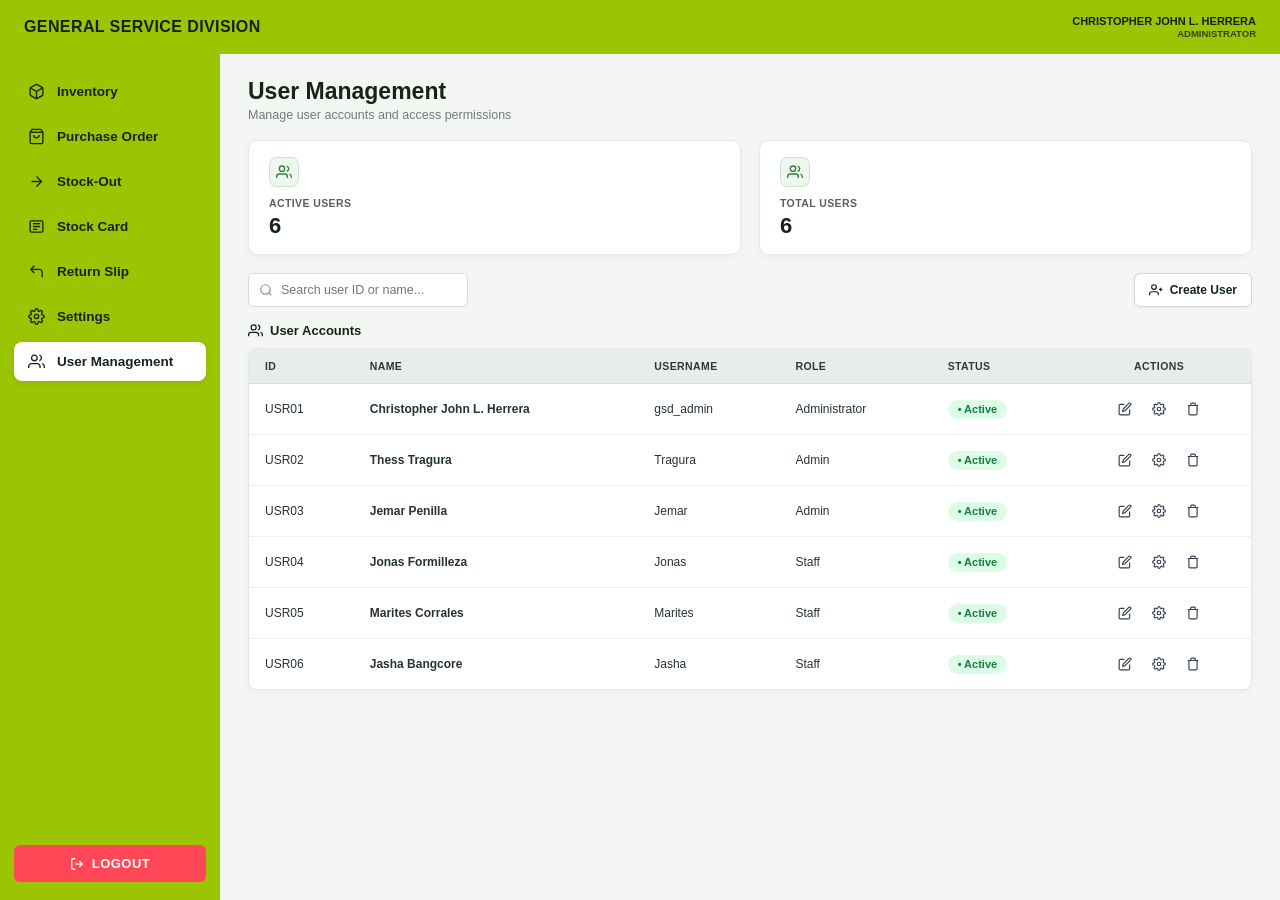
<file: GSD System/gsd-frontend/usermanagement.html>
<!DOCTYPE html>
<html lang="en">
<head>
  <meta charset="UTF-8" />
  <meta name="viewport" content="width=device-width, initial-scale=1.0" />
  <title>User Management — General Service Division</title>
  <style>
    /* =========================================
       RESET & BASE STYLES
       ========================================= */
    * {
      box-sizing: border-box;
      margin: 0;
      padding: 0;
      font-family: 'Segoe UI', Tahoma, Geneva, Verdana, sans-serif;
    }

    body {
      background-color: #f4f6f4;
      color: #1f2d24;
      display: flex;
      flex-direction: column;
      min-height: 100vh;
    }

    /* =========================================
       TOP HEADER BAR
       ========================================= */
    .topbar {
      background-color: #9bc503;
      height: 54px;
      padding: 0 24px;
      display: flex;
      align-items: center;
      justify-content: space-between;
      color: #132215;
      flex-shrink: 0;
    }

    .topbar-title {
      font-size: 16px;
      font-weight: 700;
      letter-spacing: 0.4px;
      text-transform: uppercase;
    }

    .user-info {
      text-align: right;
      line-height: 1.2;
    }

    .user-name {
      font-size: 11px;
      font-weight: 700;
      text-transform: uppercase;
      color: #132215;
    }

    .user-role {
      font-size: 9.5px;
      font-weight: 600;
      text-transform: uppercase;
      color: #2f4518;
    }

    /* =========================================
       MAIN LAYOUT WRAPPER
       ========================================= */
    .layout-container {
      display: flex;
      flex: 1;
    }

    /* =========================================
       SIDEBAR NAVIGATION
       ========================================= */
    .sidebar {
      width: 220px;
      background-color: #9bc503;
      display: flex;
      flex-direction: column;
      justify-content: space-between;
      padding: 18px 14px;
      flex-shrink: 0;
    }

    .nav-list {
      list-style: none;
      display: flex;
      flex-direction: column;
      gap: 6px;
    }

    .nav-item a {
      display: flex;
      align-items: center;
      gap: 12px;
      padding: 11px 14px;
      border-radius: 8px;
      text-decoration: none;
      color: #162418;
      font-size: 13.5px;
      font-weight: 600;
      transition: background-color 0.15s ease;
    }

    .nav-item a:hover {
      background-color: rgba(255, 255, 255, 0.35);
    }

    .nav-item.active a {
      background-color: #ffffff;
      color: #162418;
      box-shadow: 0 2px 6px rgba(0, 0, 0, 0.08);
    }

    .nav-icon {
      width: 17px;
      height: 17px;
      stroke: currentColor;
      fill: none;
      stroke-width: 1.9;
      flex-shrink: 0;
    }

    .logout-btn {
      display: flex;
      align-items: center;
      justify-content: center;
      gap: 8px;
      width: 100%;
      padding: 11px;
      background-color: #ff4757;
      color: #ffffff;
      border: none;
      border-radius: 6px;
      font-size: 13px;
      font-weight: 700;
      letter-spacing: 0.5px;
      cursor: pointer;
      text-transform: uppercase;
      transition: background-color 0.15s ease;
    }

    .logout-btn:hover {
      background-color: #e83e4d;
    }

    /* =========================================
       MAIN CONTENT AREA
       ========================================= */
    .main-content {
      flex: 1;
      padding: 24px 28px;
    }

    .page-header {
      margin-bottom: 18px;
    }

    .page-title {
      font-size: 23px;
      font-weight: 700;
      color: #162418;
      margin-bottom: 3px;
    }

    .page-subtitle {
      font-size: 12.5px;
      color: #6f7c74;
    }

    /* =========================================
       KPI SUMMARY CARDS
       ========================================= */
    .kpi-grid {
      display: grid;
      grid-template-columns: repeat(2, minmax(220px, 1fr));
      gap: 18px;
      margin-bottom: 18px;
    }

    .kpi-card {
      background-color: #ffffff;
      border-radius: 10px;
      padding: 16px 20px;
      box-shadow: 0 2px 8px rgba(0, 0, 0, 0.04);
      border: 1px solid #e6eae7;
    }

    .kpi-icon-box {
      width: 30px;
      height: 30px;
      border-radius: 7px;
      background-color: #eef6ee;
      border: 1px solid #cce3ce;
      color: #2e8540;
      display: flex;
      align-items: center;
      justify-content: center;
      margin-bottom: 10px;
    }

    .kpi-label {
      font-size: 10.5px;
      font-weight: 700;
      text-transform: uppercase;
      letter-spacing: 0.4px;
      color: #55625a;
      margin-bottom: 4px;
    }

    .kpi-value {
      font-size: 22px;
      font-weight: 700;
      color: #162418;
      line-height: 1.15;
    }

    /* =========================================
       TOOLBAR (SEARCH & CREATE USER)
       ========================================= */
    .toolbar-row {
      display: flex;
      align-items: center;
      justify-content: space-between;
      gap: 12px;
      margin-bottom: 16px;
      flex-wrap: wrap;
    }

    .search-wrap {
      position: relative;
      display: flex;
      align-items: center;
    }

    .search-icon {
      position: absolute;
      left: 11px;
      width: 14px;
      height: 14px;
      stroke: #8a948e;
      fill: none;
      stroke-width: 2;
      pointer-events: none;
    }

    .search-input {
      height: 34px;
      width: 220px;
      padding: 0 12px 0 32px;
      border: 1px solid #d5dbd7;
      border-radius: 6px;
      font-size: 12.5px;
      color: #1f2d24;
      background-color: #ffffff;
      outline: none;
    }

    .search-input:focus {
      border-color: #7da100;
    }

    .btn-create-user {
      height: 34px;
      padding: 0 14px;
      border: 1px solid #d0d7d3;
      border-radius: 6px;
      background-color: #ffffff;
      color: #162418;
      font-size: 12px;
      font-weight: 600;
      display: inline-flex;
      align-items: center;
      gap: 7px;
      cursor: pointer;
      box-shadow: 0 1px 4px rgba(0, 0, 0, 0.04);
      transition: background-color 0.15s ease, border-color 0.15s ease;
    }

    .btn-create-user:hover {
      background-color: #f8faf8;
      border-color: #b7c0ba;
    }

    /* =========================================
       USER ACCOUNTS SECTION & TABLE
       ========================================= */
    .section-heading-row {
      display: flex;
      align-items: center;
      gap: 7px;
      margin-bottom: 10px;
      font-size: 13px;
      font-weight: 700;
      color: #162418;
    }

    .table-card {
      background-color: #ffffff;
      border-radius: 8px;
      border: 1px solid #e3e7e5;
      overflow-x: auto;
      box-shadow: 0 2px 8px rgba(0, 0, 0, 0.04);
    }

    table.users-table {
      width: 100%;
      border-collapse: collapse;
      font-size: 12px;
      text-align: left;
    }

    table.users-table thead th {
      background-color: #e8ecea;
      color: #2c3a32;
      font-size: 10.5px;
      font-weight: 700;
      text-transform: uppercase;
      letter-spacing: 0.4px;
      padding: 11px 16px;
      border-bottom: 1px solid #d8dedb;
      white-space: nowrap;
    }

    table.users-table thead th:last-child {
      text-align: center;
    }

    table.users-table tbody td {
      padding: 13px 16px;
      border-bottom: 1px solid #edf0ee;
      color: #26352c;
      vertical-align: middle;
    }

    table.users-table tbody tr:last-child td {
      border-bottom: none;
    }

    table.users-table tbody tr:hover {
      background-color: #fafcfb;
    }

    .user-name-cell {
      font-weight: 700;
      color: #162418;
    }

    .status-pill {
      display: inline-flex;
      align-items: center;
      gap: 5px;
      padding: 3px 10px;
      border-radius: 999px;
      font-size: 11px;
      font-weight: 600;
      line-height: 1.2;
    }

    .status-pill.active-status {
      background-color: #dcfce7;
      color: #15803d;
    }

    .status-pill.inactive-status {
      background-color: #fee2e2;
      color: #b91c1c;
    }

    .actions-cell {
      text-align: center;
      white-space: nowrap;
    }

    .action-icons {
      display: inline-flex;
      align-items: center;
      justify-content: center;
      gap: 10px;
    }

    .icon-btn {
      width: 24px;
      height: 24px;
      border: none;
      background: transparent;
      color: #374151;
      border-radius: 4px;
      display: inline-flex;
      align-items: center;
      justify-content: center;
      cursor: pointer;
      transition: background-color 0.15s ease, color 0.15s ease;
    }

    .icon-btn:hover {
      background-color: #eef2ef;
      color: #111827;
    }

    .icon-btn.delete-btn:hover {
      background-color: #fee2e2;
      color: #dc2626;
    }

    /* =========================================
       MODAL FOR CREATE / EDIT USER
       ========================================= */
    .modal-backdrop {
      position: fixed;
      inset: 0;
      background-color: rgba(0, 0, 0, 0.45);
      display: none;
      align-items: center;
      justify-content: center;
      z-index: 1000;
      padding: 16px;
    }

    .modal-backdrop.open {
      display: flex;
    }

    .modal-box {
      background-color: #ffffff;
      border-radius: 12px;
      width: 100%;
      max-width: 420px;
      padding: 22px 24px;
      box-shadow: 0 12px 32px rgba(0, 0, 0, 0.2);
    }

    .modal-title {
      font-size: 16px;
      font-weight: 700;
      color: #162418;
      margin-bottom: 14px;
    }

    .modal-field {
      margin-bottom: 12px;
    }

    .modal-field label {
      display: block;
      font-size: 11px;
      font-weight: 700;
      text-transform: uppercase;
      color: #374151;
      margin-bottom: 4px;
    }

    .modal-field input,
    .modal-field select {
      width: 100%;
      height: 36px;
      padding: 0 12px;
      border: 1px solid #cbd5e1;
      border-radius: 6px;
      font-size: 12.5px;
      background-color: #ffffff;
      color: #1f2d24;
    }

    .modal-actions {
      display: flex;
      justify-content: flex-end;
      gap: 10px;
      margin-top: 16px;
    }

    .btn-cancel {
      height: 34px;
      padding: 0 14px;
      border: 1px solid #cbd5e1;
      border-radius: 6px;
      background-color: #ffffff;
      color: #334155;
      font-size: 12px;
      font-weight: 600;
      cursor: pointer;
    }

    .btn-save {
      height: 34px;
      padding: 0 16px;
      border: none;
      border-radius: 6px;
      background-color: #9bc503;
      color: #132215;
      font-size: 12px;
      font-weight: 700;
      cursor: pointer;
    }

    /* Toast */
    .toast {
      position: fixed;
      bottom: 22px;
      right: 24px;
      background-color: #173322;
      color: #ffffff;
      padding: 11px 18px;
      border-radius: 8px;
      font-size: 12.5px;
      font-weight: 600;
      box-shadow: 0 6px 18px rgba(0, 0, 0, 0.18);
      opacity: 0;
      transform: translateY(10px);
      pointer-events: none;
      transition: opacity 0.2s ease, transform 0.2s ease;
      z-index: 1100;
    }

    .toast.show {
      opacity: 1;
      transform: translateY(0);
    }

    @media (max-width: 820px) {
      .kpi-grid {
        grid-template-columns: 1fr;
      }
      .sidebar {
        width: 190px;
      }
    }
  </style>
</head>
<body>

  <!-- TOP BAR -->
  <header class="topbar">
    <div class="topbar-title">GENERAL SERVICE DIVISION</div>
    <div class="user-info">
      <div class="user-name" id="headerUserName">CHRISTOPHER JOHN L. HERRERA</div>
      <div class="user-role" id="headerUserRole">ADMINISTRATOR</div>
    </div>
  </header>

  <!-- BODY WRAPPER -->
  <div class="layout-container">

    <!-- SIDEBAR -->
    <aside class="sidebar">
      <ul class="nav-list">
        <li class="nav-item">
          <a href="inventory.html">
            <svg class="nav-icon" viewBox="0 0 24 24">
              <path d="M21 16V8a2 2 0 0 0-1-1.73l-7-4a2 2 0 0 0-2 0l-7 4A2 2 0 0 0 3 8v8a2 2 0 0 0 1 1.73l7 4a2 2 0 0 0 2 0l7-4A2 2 0 0 0 21 16z"></path>
              <polyline points="3.27 6.96 12 12.01 20.73 6.96"></polyline>
              <line x1="12" y1="22.08" x2="12" y2="12"></line>
            </svg>
            <span>Inventory</span>
          </a>
        </li>
        <li class="nav-item">
          <a href="purchaseorder.html">
            <svg class="nav-icon" viewBox="0 0 24 24">
              <path d="M6 2L3 6v14a2 2 0 0 0 2 2h14a2 2 0 0 0 2-2V6l-3-4z"></path>
              <line x1="3" y1="6" x2="21" y2="6"></line>
              <path d="M16 10a4 4 0 0 1-8 0"></path>
            </svg>
            <span>Purchase Order</span>
          </a>
        </li>
        <li class="nav-item">
          <a href="stockout.html">
            <svg class="nav-icon" viewBox="0 0 24 24">
              <line x1="5" y1="12" x2="19" y2="12"></line>
              <polyline points="12 5 19 12 12 19"></polyline>
            </svg>
            <span>Stock-Out</span>
          </a>
        </li>
        <li class="nav-item">
          <a href="stockcard.html">
            <svg class="nav-icon" viewBox="0 0 24 24">
              <rect x="3" y="4" width="18" height="16" rx="2"></rect>
              <line x1="7" y1="8" x2="17" y2="8"></line>
              <line x1="7" y1="12" x2="17" y2="12"></line>
              <line x1="7" y1="16" x2="13" y2="16"></line>
            </svg>
            <span>Stock Card</span>
          </a>
        </li>
        <li class="nav-item">
          <a href="returnslip.html">
            <svg class="nav-icon" viewBox="0 0 24 24">
              <polyline points="9 14 4 9 9 4"></polyline>
              <path d="M20 20v-7a4 4 0 0 0-4-4H4"></path>
            </svg>
            <span>Return Slip</span>
          </a>
        </li>
        <li class="nav-item">
          <a href="settings.html">
            <svg class="nav-icon" viewBox="0 0 24 24">
              <circle cx="12" cy="12" r="3"></circle>
              <path d="M19.4 15a1.65 1.65 0 0 0 .33 1.82l.06.06a2 2 0 0 1-2.83 2.83l-.06-.06a1.65 1.65 0 0 0-1.82-.33 1.65 1.65 0 0 0-1 1.51V21a2 2 0 0 1-4 0v-.09A1.65 1.65 0 0 0 9 19.4a1.65 1.65 0 0 0-1.82.33l-.06.06a2 2 0 0 1-2.83-2.83l.06-.06a1.65 1.65 0 0 0 .33-1.82 1.65 1.65 0 0 0-1.51-1H3a2 2 0 0 1 0-4h.09A1.65 1.65 0 0 0 4.6 9a1.65 1.65 0 0 0-.33-1.82l-.06-.06a2 2 0 0 1 2.83-2.83l.06.06a1.65 1.65 0 0 0 1.82.33H9a1.65 1.65 0 0 0 1-1.51V3a2 2 0 0 1 4 0v.09a1.65 1.65 0 0 0 1 1.51 1.65 1.65 0 0 0 1.82-.33l.06-.06a2 2 0 0 1 2.83 2.83l-.06.06a1.65 1.65 0 0 0-.33 1.82V9a1.65 1.65 0 0 0 1.51 1H21a2 2 0 0 1 0 4h-.09a1.65 1.65 0 0 0-1.51 1z"></path>
            </svg>
            <span>Settings</span>
          </a>
        </li>
        <li class="nav-item active">
          <a href="usermanagement.html">
            <svg class="nav-icon" viewBox="0 0 24 24">
              <path d="M17 21v-2a4 4 0 0 0-4-4H5a4 4 0 0 0-4 4v2"></path>
              <circle cx="9" cy="7" r="4"></circle>
              <path d="M23 21v-2a4 4 0 0 0-3-3.87"></path>
              <path d="M16 3.13a4 4 0 0 1 0 7.75"></path>
            </svg>
            <span>User Management</span>
          </a>
        </li>
      </ul>

      <button type="button" class="logout-btn" id="logoutBtn">
        <svg width="14" height="14" viewBox="0 0 24 24" fill="none" stroke="currentColor" stroke-width="2.2">
          <path d="M9 21H5a2 2 0 0 1-2-2V5a2 2 0 0 1 2-2h4"></path>
          <polyline points="16 17 21 12 16 7"></polyline>
          <line x1="21" y1="12" x2="9" y2="12"></line>
        </svg>
        LOGOUT
      </button>
    </aside>

    <!-- MAIN CONTENT -->
    <main class="main-content">

      <div class="page-header">
        <h1 class="page-title">User Management</h1>
        <p class="page-subtitle">Manage user accounts and access permissions</p>
      </div>

      <!-- KPI CARDS -->
      <div class="kpi-grid">
        <div class="kpi-card">
          <div class="kpi-icon-box">
            <svg width="16" height="16" viewBox="0 0 24 24" fill="none" stroke="currentColor" stroke-width="2">
              <path d="M17 21v-2a4 4 0 0 0-4-4H5a4 4 0 0 0-4 4v2"></path>
              <circle cx="9" cy="7" r="4"></circle>
              <path d="M23 21v-2a4 4 0 0 0-3-3.87"></path>
              <path d="M16 3.13a4 4 0 0 1 0 7.75"></path>
            </svg>
          </div>
          <div class="kpi-label">ACTIVE USERS</div>
          <div class="kpi-value" id="activeUsersKpi">6</div>
        </div>

        <div class="kpi-card">
          <div class="kpi-icon-box">
            <svg width="16" height="16" viewBox="0 0 24 24" fill="none" stroke="currentColor" stroke-width="2">
              <path d="M17 21v-2a4 4 0 0 0-4-4H5a4 4 0 0 0-4 4v2"></path>
              <circle cx="9" cy="7" r="4"></circle>
              <path d="M23 21v-2a4 4 0 0 0-3-3.87"></path>
              <path d="M16 3.13a4 4 0 0 1 0 7.75"></path>
            </svg>
          </div>
          <div class="kpi-label">TOTAL USERS</div>
          <div class="kpi-value" id="totalUsersKpi">6</div>
        </div>
      </div>

      <!-- SEARCH & CREATE USER TOOLBAR -->
      <div class="toolbar-row">
        <div class="search-wrap">
          <svg class="search-icon" viewBox="0 0 24 24">
            <circle cx="11" cy="11" r="8"></circle>
            <line x1="21" y1="21" x2="16.65" y2="16.65"></line>
          </svg>
          <input
            type="text"
            id="userSearchInput"
            class="search-input"
            placeholder="Search user ID or name..."
            autocomplete="off"
          />
        </div>

        <button type="button" class="btn-create-user" id="createUserBtn">
          <svg width="14" height="14" viewBox="0 0 24 24" fill="none" stroke="currentColor" stroke-width="2">
            <path d="M16 21v-2a4 4 0 0 0-4-4H5a4 4 0 0 0-4 4v2"></path>
            <circle cx="8.5" cy="7" r="4"></circle>
            <line x1="20" y1="8" x2="20" y2="14"></line>
            <line x1="23" y1="11" x2="17" y2="11"></line>
          </svg>
          Create User
        </button>
      </div>

      <!-- USER ACCOUNTS TABLE -->
      <div class="section-heading-row">
        <svg width="15" height="15" viewBox="0 0 24 24" fill="none" stroke="#162418" stroke-width="2">
          <path d="M17 21v-2a4 4 0 0 0-4-4H5a4 4 0 0 0-4 4v2"></path>
          <circle cx="9" cy="7" r="4"></circle>
          <path d="M23 21v-2a4 4 0 0 0-3-3.87"></path>
          <path d="M16 3.13a4 4 0 0 1 0 7.75"></path>
        </svg>
        <span>User Accounts</span>
      </div>

      <div class="table-card">
        <table class="users-table">
          <thead>
            <tr>
              <th>ID</th>
              <th>NAME</th>
              <th>USERNAME</th>
              <th>ROLE</th>
              <th>STATUS</th>
              <th>ACTIONS</th>
            </tr>
          </thead>
          <tbody id="usersTableBody">
            <!-- Populated dynamically -->
          </tbody>
        </table>
      </div>

    </main>
  </div>

  <!-- CREATE / EDIT USER MODAL -->
  <div class="modal-backdrop" id="userModal">
    <div class="modal-box">
      <h3 class="modal-title" id="userModalTitle">Create User Account</h3>
      <form id="userForm">
        <input type="hidden" id="editUserIndex" />
        <div class="modal-field">
          <label for="userFullName">Full Name</label>
          <input type="text" id="userFullName" placeholder="e.g. Juan Dela Cruz" required />
        </div>
        <div class="modal-field">
          <label for="userAccountName">Username</label>
          <input type="text" id="userAccountName" placeholder="e.g. juan_dc" required />
        </div>
        <div class="modal-field">
          <label for="userRoleSelect">Role</label>
          <select id="userRoleSelect" required>
            <option value="Administrator">Administrator</option>
            <option value="Admin">Admin</option>
            <option value="Staff" selected>Staff</option>
          </select>
        </div>
        <div class="modal-field">
          <label for="userStatusSelect">Status</label>
          <select id="userStatusSelect" required>
            <option value="Active" selected>Active</option>
            <option value="Inactive">Inactive</option>
          </select>
        </div>
        <div class="modal-actions">
          <button type="button" class="btn-cancel" id="cancelUserModalBtn">Cancel</button>
          <button type="submit" class="btn-save">Save User</button>
        </div>
      </form>
    </div>
  </div>

  <div id="toast" class="toast"></div>

  <script>
    const STORAGE_KEYS = {
      USERS: 'gsd_users',
      CURRENT_USER: 'gsd_current_user'
    };

    const SEED_USERS = [
      { id: 'USR01', name: 'Christopher John L. Herrera', username: 'gsd_admin', role: 'Administrator', status: 'Active' },
      { id: 'USR02', name: 'Thess Tragura', username: 'Tragura', role: 'Admin', status: 'Active' },
      { id: 'USR03', name: 'Jemar Penilla', username: 'Jemar', role: 'Admin', status: 'Active' },
      { id: 'USR04', name: 'Jonas Formilleza', username: 'Jonas', role: 'Staff', status: 'Active' },
      { id: 'USR05', name: 'Marites Corrales', username: 'Marites', role: 'Staff', status: 'Active' },
      { id: 'USR06', name: 'Jasha Bangcore', username: 'Jasha', role: 'Staff', status: 'Active' }
    ];

    const usersTableBody = document.getElementById('usersTableBody');
    const activeUsersKpi = document.getElementById('activeUsersKpi');
    const totalUsersKpi = document.getElementById('totalUsersKpi');
    const userSearchInput = document.getElementById('userSearchInput');
    const createUserBtn = document.getElementById('createUserBtn');

    const userModal = document.getElementById('userModal');
    const userModalTitle = document.getElementById('userModalTitle');
    const userForm = document.getElementById('userForm');
    const editUserIndex = document.getElementById('editUserIndex');
    const userFullName = document.getElementById('userFullName');
    const userAccountName = document.getElementById('userAccountName');
    const userRoleSelect = document.getElementById('userRoleSelect');
    const userStatusSelect = document.getElementById('userStatusSelect');
    const cancelUserModalBtn = document.getElementById('cancelUserModalBtn');
    const logoutBtn = document.getElementById('logoutBtn');
    const toastEl = document.getElementById('toast');

    function escapeHtml(text) {
      const div = document.createElement('div');
      div.textContent = String(text ?? '');
      return div.innerHTML;
    }

    function showToast(msg) {
      toastEl.textContent = msg;
      toastEl.classList.add('show');
      setTimeout(() => toastEl.classList.remove('show'), 2800);
    }

    function getUsers() {
      let stored = JSON.parse(localStorage.getItem(STORAGE_KEYS.USERS) || 'null');
      if (!Array.isArray(stored) || stored.length === 0) {
        localStorage.setItem(STORAGE_KEYS.USERS, JSON.stringify(SEED_USERS));
        stored = [...SEED_USERS];
      }
      return stored;
    }

    function saveUsers(users) {
      localStorage.setItem(STORAGE_KEYS.USERS, JSON.stringify(users));
    }

    function generateNextUserId(users) {
      const maxNum = users.reduce((max, u) => {
        const match = String(u.id || '').match(/(\d+)$/);
        const num = match ? parseInt(match[1], 10) : 0;
        return Math.max(max, num);
      }, 0);
      return `USR${String(maxNum + 1).padStart(2, '0')}`;
    }

    function renderUsers() {
      const allUsers = getUsers();
      const query = userSearchInput.value.trim().toLowerCase();

      const activeCount = allUsers.filter(u => u.status === 'Active').length;
      activeUsersKpi.textContent = String(activeCount);
      totalUsersKpi.textContent = String(allUsers.length);

      const filtered = allUsers.filter(u =>
        !query ||
        (u.id || '').toLowerCase().includes(query) ||
        (u.name || '').toLowerCase().includes(query) ||
        (u.username || '').toLowerCase().includes(query) ||
        (u.role || '').toLowerCase().includes(query)
      );

      if (filtered.length === 0) {
        usersTableBody.innerHTML = `
          <tr>
            <td colspan="6" style="text-align:center; padding:24px; color:#6f7c74;">
              No user accounts found matching your search.
            </td>
          </tr>
        `;
        return;
      }

      usersTableBody.innerHTML = filtered.map(u => {
        const realIdx = allUsers.findIndex(item => item.id === u.id && item.username === u.username);
        const isActive = u.status === 'Active';
        const pillClass = isActive ? 'active-status' : 'inactive-status';

        return `
          <tr>
            <td>${escapeHtml(u.id)}</td>
            <td class="user-name-cell">${escapeHtml(u.name)}</td>
            <td>${escapeHtml(u.username)}</td>
            <td>${escapeHtml(u.role)}</td>
            <td>
              <span class="status-pill ${pillClass}">&bull; ${escapeHtml(u.status)}</span>
            </td>
            <td class="actions-cell">
              <div class="action-icons">
                <button type="button" class="icon-btn" title="Edit User" onclick="openEditUser(${realIdx})">
                  <svg width="14" height="14" viewBox="0 0 24 24" fill="none" stroke="currentColor" stroke-width="2">
                    <path d="M11 4H4a2 2 0 0 0-2 2v14a2 2 0 0 0 2 2h14a2 2 0 0 0 2-2v-7"></path>
                    <path d="M18.5 2.5a2.121 2.121 0 0 1 3 3L12 15l-4 1 1-4 9.5-9.5z"></path>
                  </svg>
                </button>
                <button type="button" class="icon-btn" title="Toggle Active / Inactive" onclick="toggleUserStatus(${realIdx})">
                  <svg width="14" height="14" viewBox="0 0 24 24" fill="none" stroke="currentColor" stroke-width="2">
                    <circle cx="12" cy="12" r="3"></circle>
                    <path d="M19.4 15a1.65 1.65 0 0 0 .33 1.82l.06.06a2 2 0 0 1-2.83 2.83l-.06-.06a1.65 1.65 0 0 0-1.82-.33 1.65 1.65 0 0 0-1 1.51V21a2 2 0 0 1-4 0v-.09A1.65 1.65 0 0 0 9 19.4a1.65 1.65 0 0 0-1.82.33l-.06.06a2 2 0 0 1-2.83-2.83l.06-.06a1.65 1.65 0 0 0 .33-1.82 1.65 1.65 0 0 0-1.51-1H3a2 2 0 0 1 0-4h.09A1.65 1.65 0 0 0 4.6 9a1.65 1.65 0 0 0-.33-1.82l-.06-.06a2 2 0 0 1 2.83-2.83l.06.06a1.65 1.65 0 0 0 1.82.33H9a1.65 1.65 0 0 0 1-1.51V3a2 2 0 0 1 4 0v.09a1.65 1.65 0 0 0 1 1.51 1.65 1.65 0 0 0 1.82-.33l.06-.06a2 2 0 0 1 2.83 2.83l-.06.06a1.65 1.65 0 0 0-.33 1.82V9a1.65 1.65 0 0 0 1.51 1H21a2 2 0 0 1 0 4h-.09a1.65 1.65 0 0 0-1.51 1z"></path>
                  </svg>
                </button>
                <button type="button" class="icon-btn delete-btn" title="Delete User" onclick="deleteUser(${realIdx})">
                  <svg width="14" height="14" viewBox="0 0 24 24" fill="none" stroke="currentColor" stroke-width="2">
                    <polyline points="3 6 5 6 21 6"></polyline>
                    <path d="M19 6v14a2 2 0 0 1-2 2H7a2 2 0 0 1-2-2V6m3 0V4a2 2 0 0 1 2-2h4a2 2 0 0 1 2 2v2"></path>
                  </svg>
                </button>
              </div>
            </td>
          </tr>
        `;
      }).join('');
    }

    createUserBtn.addEventListener('click', () => {
      userModalTitle.textContent = 'Create User Account';
      editUserIndex.value = '';
      userForm.reset();
      userStatusSelect.value = 'Active';
      userRoleSelect.value = 'Staff';
      userModal.classList.add('open');
      userFullName.focus();
    });

    window.openEditUser = function(idx) {
      const users = getUsers();
      const target = users[idx];
      if (!target) return;

      userModalTitle.textContent = `Edit User (${target.id})`;
      editUserIndex.value = String(idx);
      userFullName.value = target.name;
      userAccountName.value = target.username;
      userRoleSelect.value = target.role;
      userStatusSelect.value = target.status;
      userModal.classList.add('open');
    };

    window.toggleUserStatus = function(idx) {
      const users = getUsers();
      if (!users[idx]) return;
      users[idx].status = users[idx].status === 'Active' ? 'Inactive' : 'Active';
      saveUsers(users);
      renderUsers();
      showToast(`Updated status for ${users[idx].name} to ${users[idx].status}.`);
    };

    window.deleteUser = function(idx) {
      const users = getUsers();
      const target = users[idx];
      if (!target) return;

      if (users.length === 1) {
        alert('At least one user account must remain in the system.');
        return;
      }

      if (confirm(`Delete user account "${target.name}" (${target.id})?`)) {
        users.splice(idx, 1);
        saveUsers(users);
        renderUsers();
        showToast(`Deleted user ${target.name}.`);
      }
    };

    cancelUserModalBtn.addEventListener('click', () => {
      userModal.classList.remove('open');
    });

    userForm.addEventListener('submit', (e) => {
      e.preventDefault();
      const users = getUsers();
      const idxStr = editUserIndex.value;

      const payload = {
        id: idxStr !== '' ? users[Number(idxStr)].id : generateNextUserId(users),
        name: userFullName.value.trim(),
        username: userAccountName.value.trim(),
        role: userRoleSelect.value,
        status: userStatusSelect.value
      };

      if (idxStr !== '') {
        users[Number(idxStr)] = payload;
        showToast(`Updated account ${payload.name}.`);
      } else {
        users.push(payload);
        showToast(`Created user account ${payload.name} (${payload.id}).`);
      }

      saveUsers(users);
      userModal.classList.remove('open');
      renderUsers();
    });

    userSearchInput.addEventListener('input', renderUsers);

    logoutBtn.addEventListener('click', () => {
      if (confirm('Are you sure you want to logout?')) {
        window.location.href = 'index.html';
      }
    });

    document.addEventListener('DOMContentLoaded', () => {
      const savedUser = JSON.parse(localStorage.getItem(STORAGE_KEYS.CURRENT_USER) || 'null');
      if (savedUser) {
        if (savedUser.displayName) {
          document.getElementById('headerUserName').textContent = savedUser.displayName.toUpperCase();
        }
        if (savedUser.role) {
          document.getElementById('headerUserRole').textContent = savedUser.role.toUpperCase();
        }
      }
      renderUsers();
    });
  </script>
</body>
</html>
</file>
